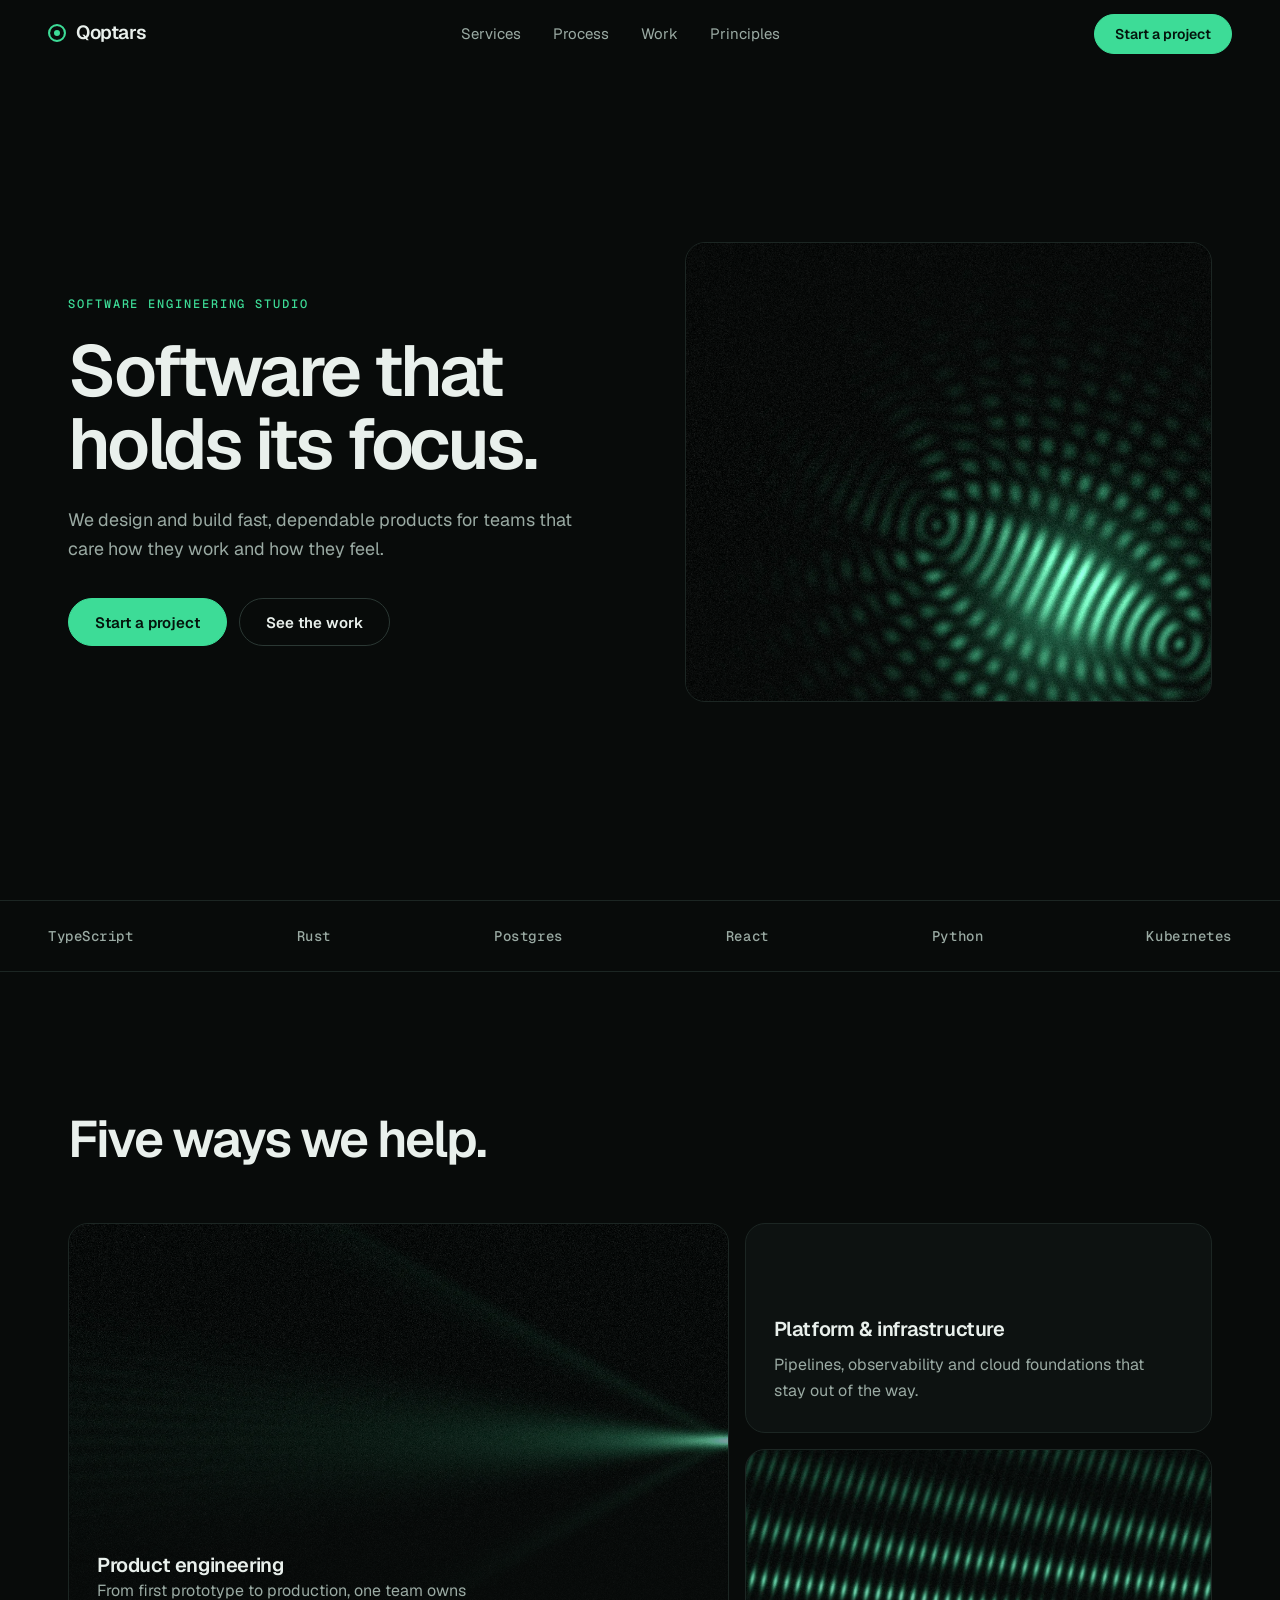
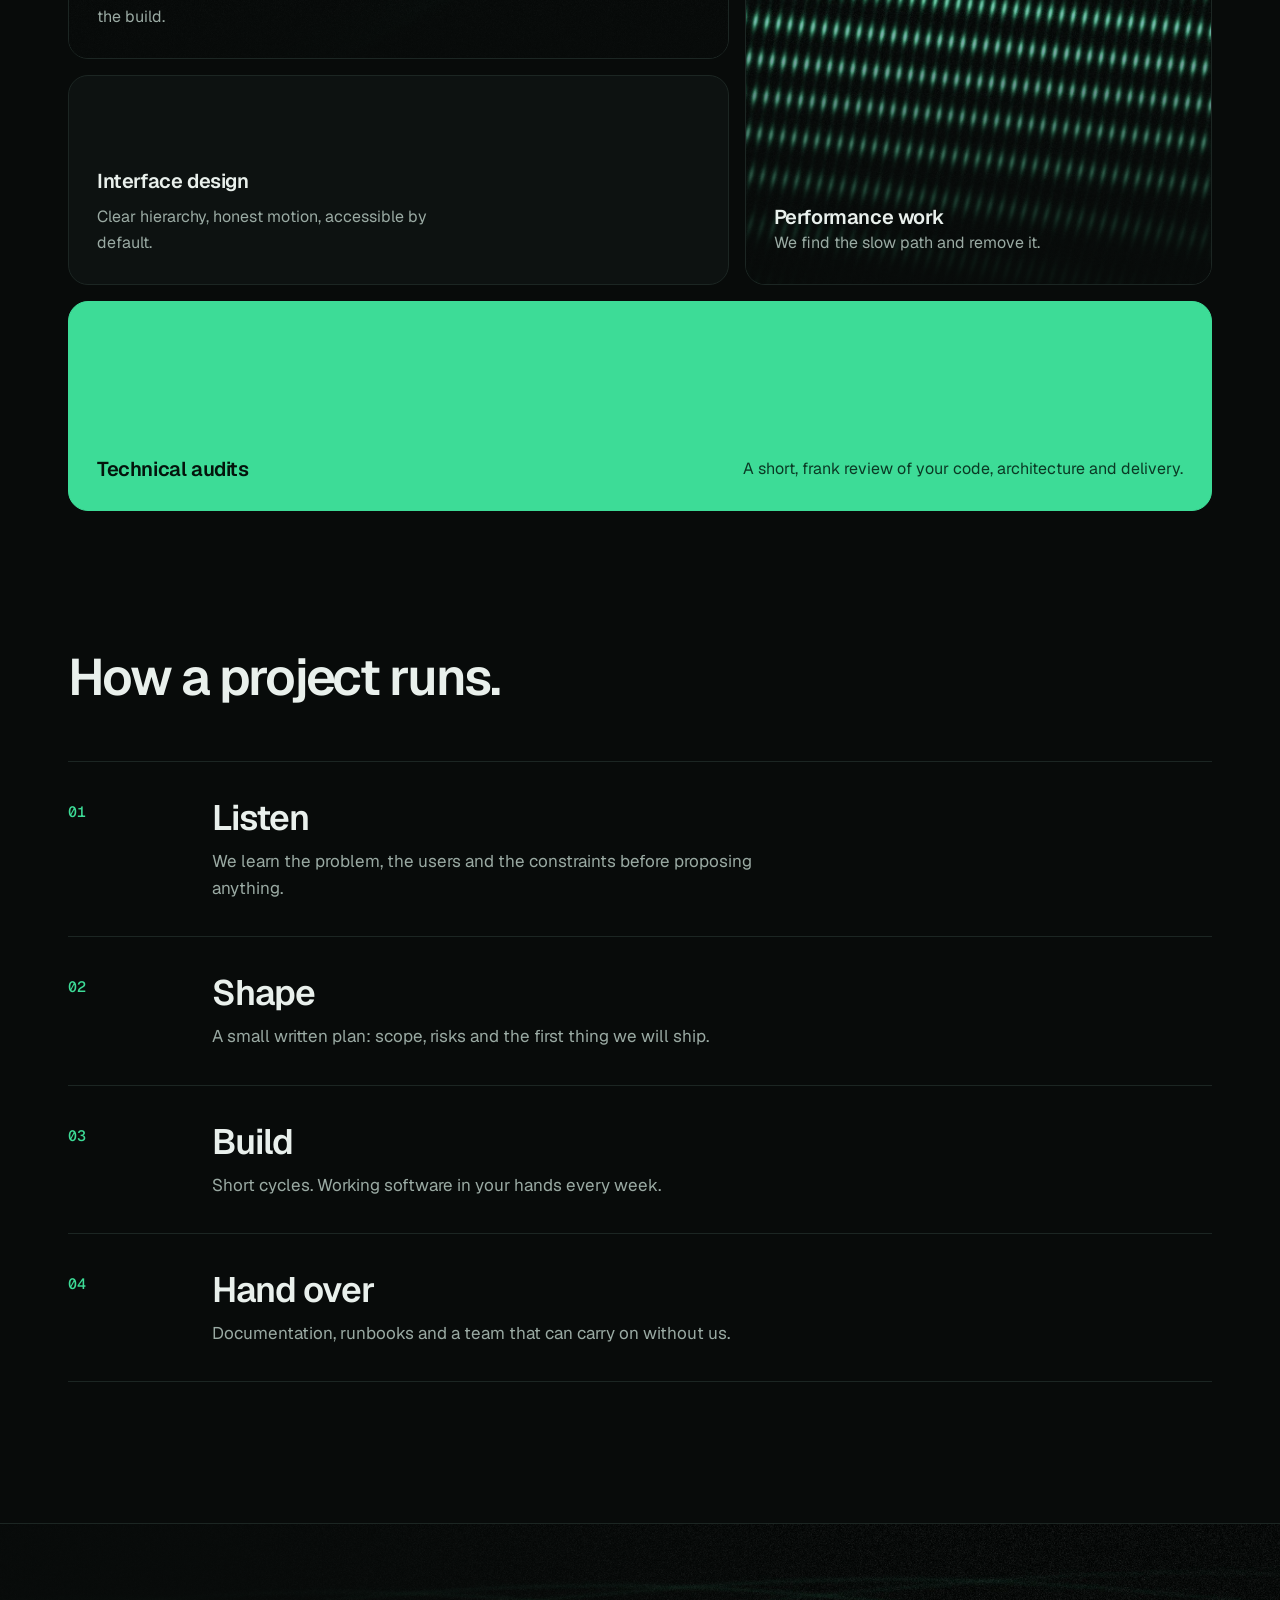
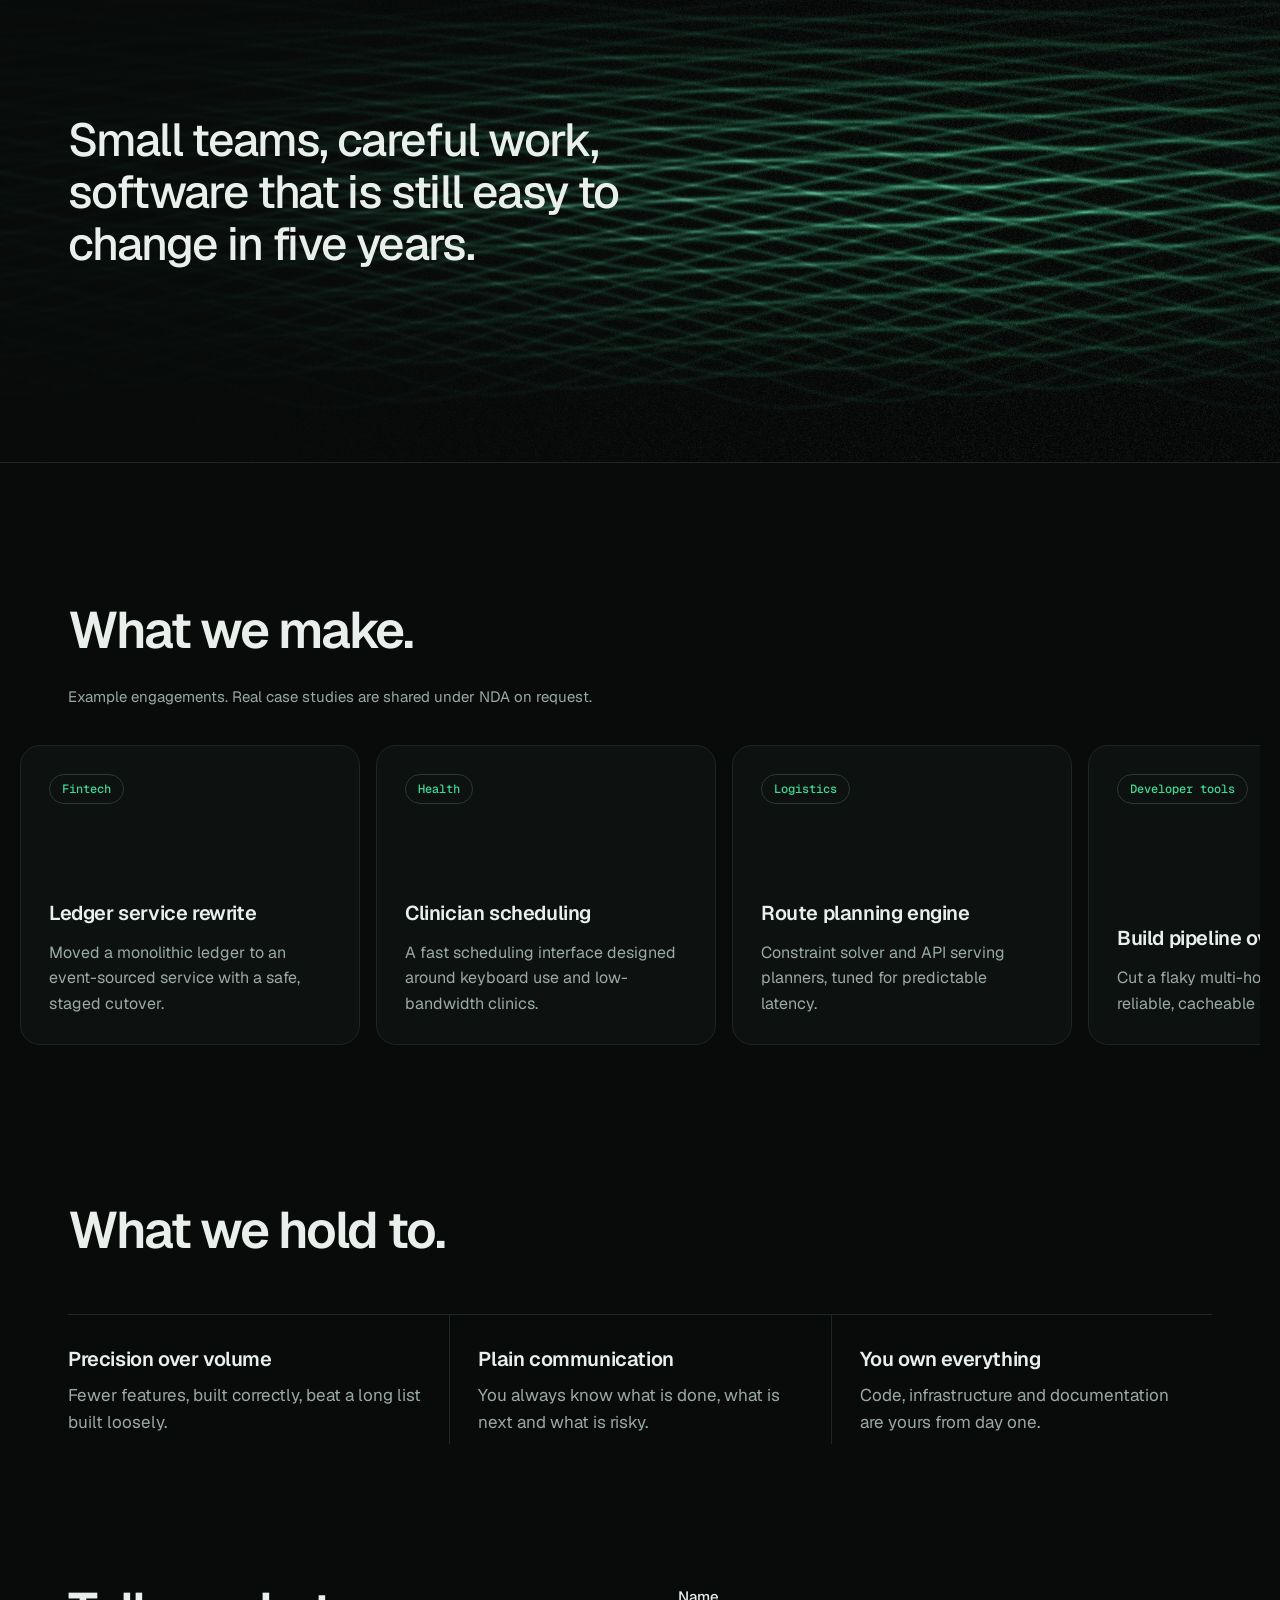
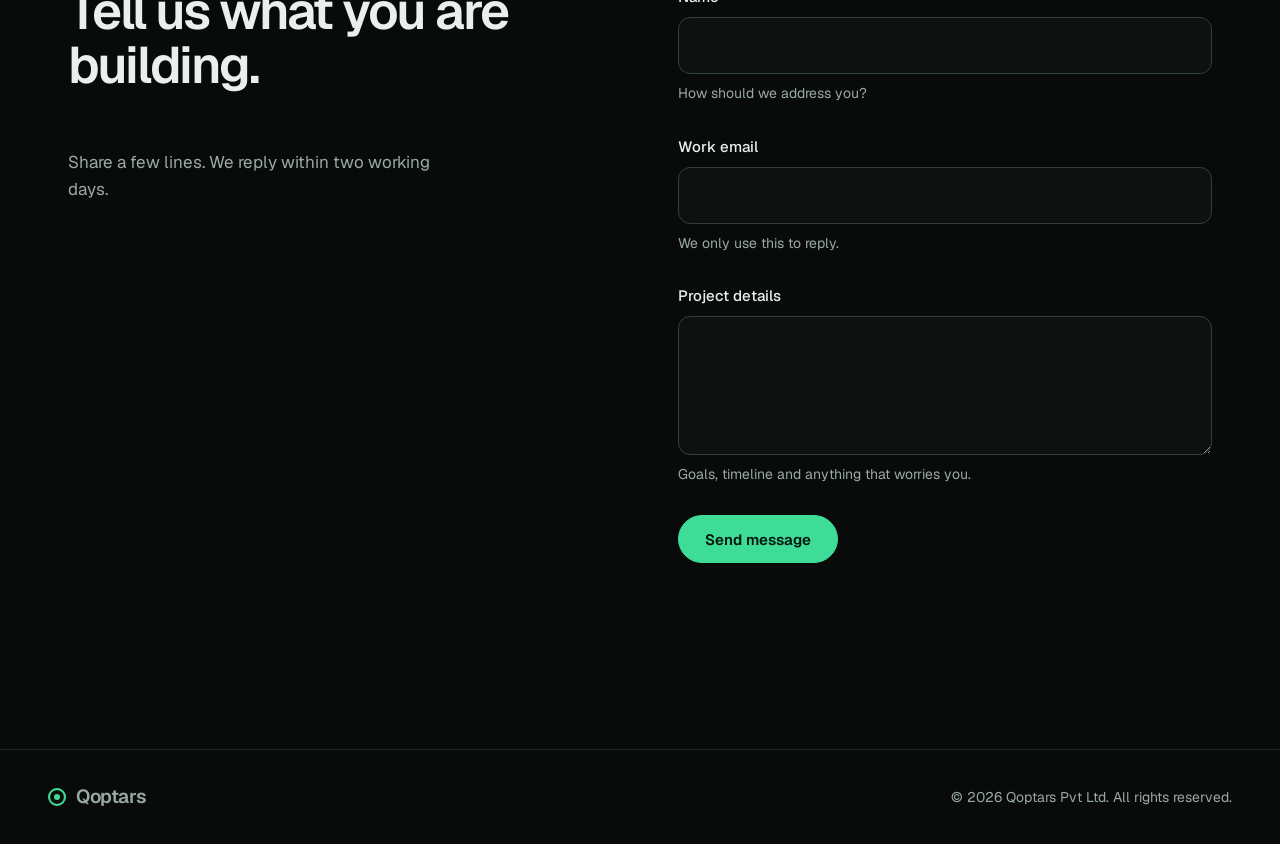
<file: site/index.html>
<!doctype html>
<html lang="en">
<head>
<meta charset="utf-8">
<meta name="viewport" content="width=device-width, initial-scale=1">
<title>Qoptars | Software engineering studio</title>
<meta name="description" content="Qoptars builds precise, fast, well-made software for teams that care how it works and how it feels.">
<meta name="theme-color" content="#080b0a">
<meta name="color-scheme" content="dark">
<link rel="preload" href="fonts/geist.woff2" as="font" type="font/woff2" crossorigin>
<link rel="preload" href="img/hero.webp" as="image">
<link rel="icon" href="data:image/svg+xml,%3Csvg xmlns=%27http://www.w3.org/2000/svg%27 viewBox=%270 0 32 32%27%3E%3Ccircle cx=%2716%27 cy=%2716%27 r=%2711%27 fill=%27none%27 stroke=%27%233ddc97%27 stroke-width=%273%27/%3E%3Ccircle cx=%2716%27 cy=%2716%27 r=%274%27 fill=%27%233ddc97%27/%3E%3C/svg%3E">
<link rel="stylesheet" href="styles.css">
</head>
<body>
<a class="skip" href="#main">Skip to content</a>

<header class="nav" id="nav">
  <a class="brand" href="#top" aria-label="Qoptars home"><span class="brand-mark" aria-hidden="true"></span>Qoptars</a>
  <nav aria-label="Primary">
    <a href="#services">Services</a>
    <a href="#process">Process</a>
    <a href="#work">Work</a>
    <a href="#principles">Principles</a>
  </nav>
  <a class="btn btn-sm" href="#contact" data-magnetic>Start a project</a>
</header>

<main id="main">

  <section class="hero" id="top">
    <div class="hero-copy">
      <p class="eyebrow reveal">Software engineering studio</p>
      <h1 class="reveal" style="--d:.08s">Software that holds its focus.</h1>
      <p class="lede reveal" style="--d:.16s">We design and build fast, dependable products for teams that care how they work and how they feel.</p>
      <div class="cta-row reveal" style="--d:.24s">
        <a class="btn" href="#contact" data-magnetic>Start a project</a>
        <a class="btn btn-ghost" href="#work">See the work</a>
      </div>
    </div>
    <figure class="hero-art reveal" style="--d:.1s">
      <img src="img/hero.webp" width="1600" height="1400" alt="Concentric interference rings of green light fading into darkness" fetchpriority="high" data-parallax>
    </figure>
  </section>

  <section class="logos-strip" aria-label="What we build with">
    <ul>
      <li>TypeScript</li><li>Rust</li><li>Postgres</li><li>React</li><li>Python</li><li>Kubernetes</li>
    </ul>
  </section>

  <section class="section" id="services">
    <h2 class="reveal">Five ways we help.</h2>
    <div class="bento">
      <article class="tile t-a reveal">
        <img src="img/beam.webp" width="1200" height="1200" alt="" loading="lazy">
        <div class="tile-body">
          <h3>Product engineering</h3>
          <p>From first prototype to production, one team owns the build.</p>
        </div>
      </article>
      <article class="tile t-b reveal" style="--d:.06s">
        <h3>Platform &amp; infrastructure</h3>
        <p>Pipelines, observability and cloud foundations that stay out of the way.</p>
      </article>
      <article class="tile t-c reveal" style="--d:.12s">
        <img src="img/moire.webp" width="1200" height="900" alt="" loading="lazy">
        <div class="tile-body">
          <h3>Performance work</h3>
          <p>We find the slow path and remove it.</p>
        </div>
      </article>
      <article class="tile t-d reveal" style="--d:.06s">
        <h3>Interface design</h3>
        <p>Clear hierarchy, honest motion, accessible by default.</p>
      </article>
      <article class="tile t-e tile-accent reveal" style="--d:.12s">
        <h3>Technical audits</h3>
        <p>A short, frank review of your code, architecture and delivery.</p>
      </article>
    </div>
  </section>

  <section class="section process" id="process">
    <h2 class="reveal">How a project runs.</h2>
    <ol class="steps">
      <li class="step reveal"><span class="step-n">01</span><div><h3>Listen</h3><p>We learn the problem, the users and the constraints before proposing anything.</p></div></li>
      <li class="step reveal"><span class="step-n">02</span><div><h3>Shape</h3><p>A small written plan: scope, risks and the first thing we will ship.</p></div></li>
      <li class="step reveal"><span class="step-n">03</span><div><h3>Build</h3><p>Short cycles. Working software in your hands every week.</p></div></li>
      <li class="step reveal"><span class="step-n">04</span><div><h3>Hand over</h3><p>Documentation, runbooks and a team that can carry on without us.</p></div></li>
    </ol>
  </section>

  <section class="band" aria-label="Featured statement">
    <img src="img/band.webp" width="2000" height="760" alt="" loading="lazy">
    <blockquote class="reveal">
      <p>Small teams, careful work, software that is still easy to change in five years.</p>
    </blockquote>
  </section>

  <section class="section" id="work">
    <h2 class="reveal">What we make.</h2>
    <p class="note reveal">Example engagements. Real case studies are shared under NDA on request.</p>
    <ul class="rail" tabindex="0" aria-label="Example engagements, scroll horizontally">
      <li class="card"><span class="tag">Fintech</span><h3>Ledger service rewrite</h3><p>Moved a monolithic ledger to an event-sourced service with a safe, staged cutover.</p></li>
      <li class="card"><span class="tag">Health</span><h3>Clinician scheduling</h3><p>A fast scheduling interface designed around keyboard use and low-bandwidth clinics.</p></li>
      <li class="card"><span class="tag">Logistics</span><h3>Route planning engine</h3><p>Constraint solver and API serving planners, tuned for predictable latency.</p></li>
      <li class="card"><span class="tag">Developer tools</span><h3>Build pipeline overhaul</h3><p>Cut a flaky multi-hour pipeline into reliable, cacheable stages.</p></li>
      <li class="card"><span class="tag">Commerce</span><h3>Storefront performance</h3><p>Rendering and image work that made a heavy catalogue feel instant.</p></li>
    </ul>
  </section>

  <section class="section principles" id="principles">
    <h2 class="reveal">What we hold to.</h2>
    <div class="pr-grid">
      <article class="pr reveal"><h3>Precision over volume</h3><p>Fewer features, built correctly, beat a long list built loosely.</p></article>
      <article class="pr reveal" style="--d:.06s"><h3>Plain communication</h3><p>You always know what is done, what is next and what is risky.</p></article>
      <article class="pr reveal" style="--d:.12s"><h3>You own everything</h3><p>Code, infrastructure and documentation are yours from day one.</p></article>
    </div>
  </section>

  <section class="section contact" id="contact">
    <div class="contact-copy">
      <h2 class="reveal">Tell us what you are building.</h2>
      <p class="reveal" style="--d:.08s">Share a few lines. We reply within two working days.</p>
    </div>
    <form class="form reveal" id="form" novalidate style="--d:.1s">
      <div class="field">
        <label for="name">Name</label>
        <input id="name" name="name" type="text" autocomplete="name" required aria-describedby="name-h name-e">
        <p class="help" id="name-h">How should we address you?</p>
        <p class="err" id="name-e" role="alert"></p>
      </div>
      <div class="field">
        <label for="email">Work email</label>
        <input id="email" name="email" type="email" autocomplete="email" spellcheck="false" required aria-describedby="email-h email-e">
        <p class="help" id="email-h">We only use this to reply.</p>
        <p class="err" id="email-e" role="alert"></p>
      </div>
      <div class="field">
        <label for="msg">Project details</label>
        <textarea id="msg" name="msg" rows="4" required aria-describedby="msg-h msg-e"></textarea>
        <p class="help" id="msg-h">Goals, timeline and anything that worries you.</p>
        <p class="err" id="msg-e" role="alert"></p>
      </div>
      <button class="btn" type="submit" data-magnetic>Send message</button>
      <p class="status" id="status" role="status" aria-live="polite"></p>
    </form>
  </section>
</main>

<footer class="footer">
  <a class="brand" href="#top"><span class="brand-mark" aria-hidden="true"></span>Qoptars</a>
  <p>&copy; <span id="yr">2026</span> Qoptars Pvt Ltd. All rights reserved.</p>
</footer>

<script src="main.js" defer></script>
</body>
</html>
</file>
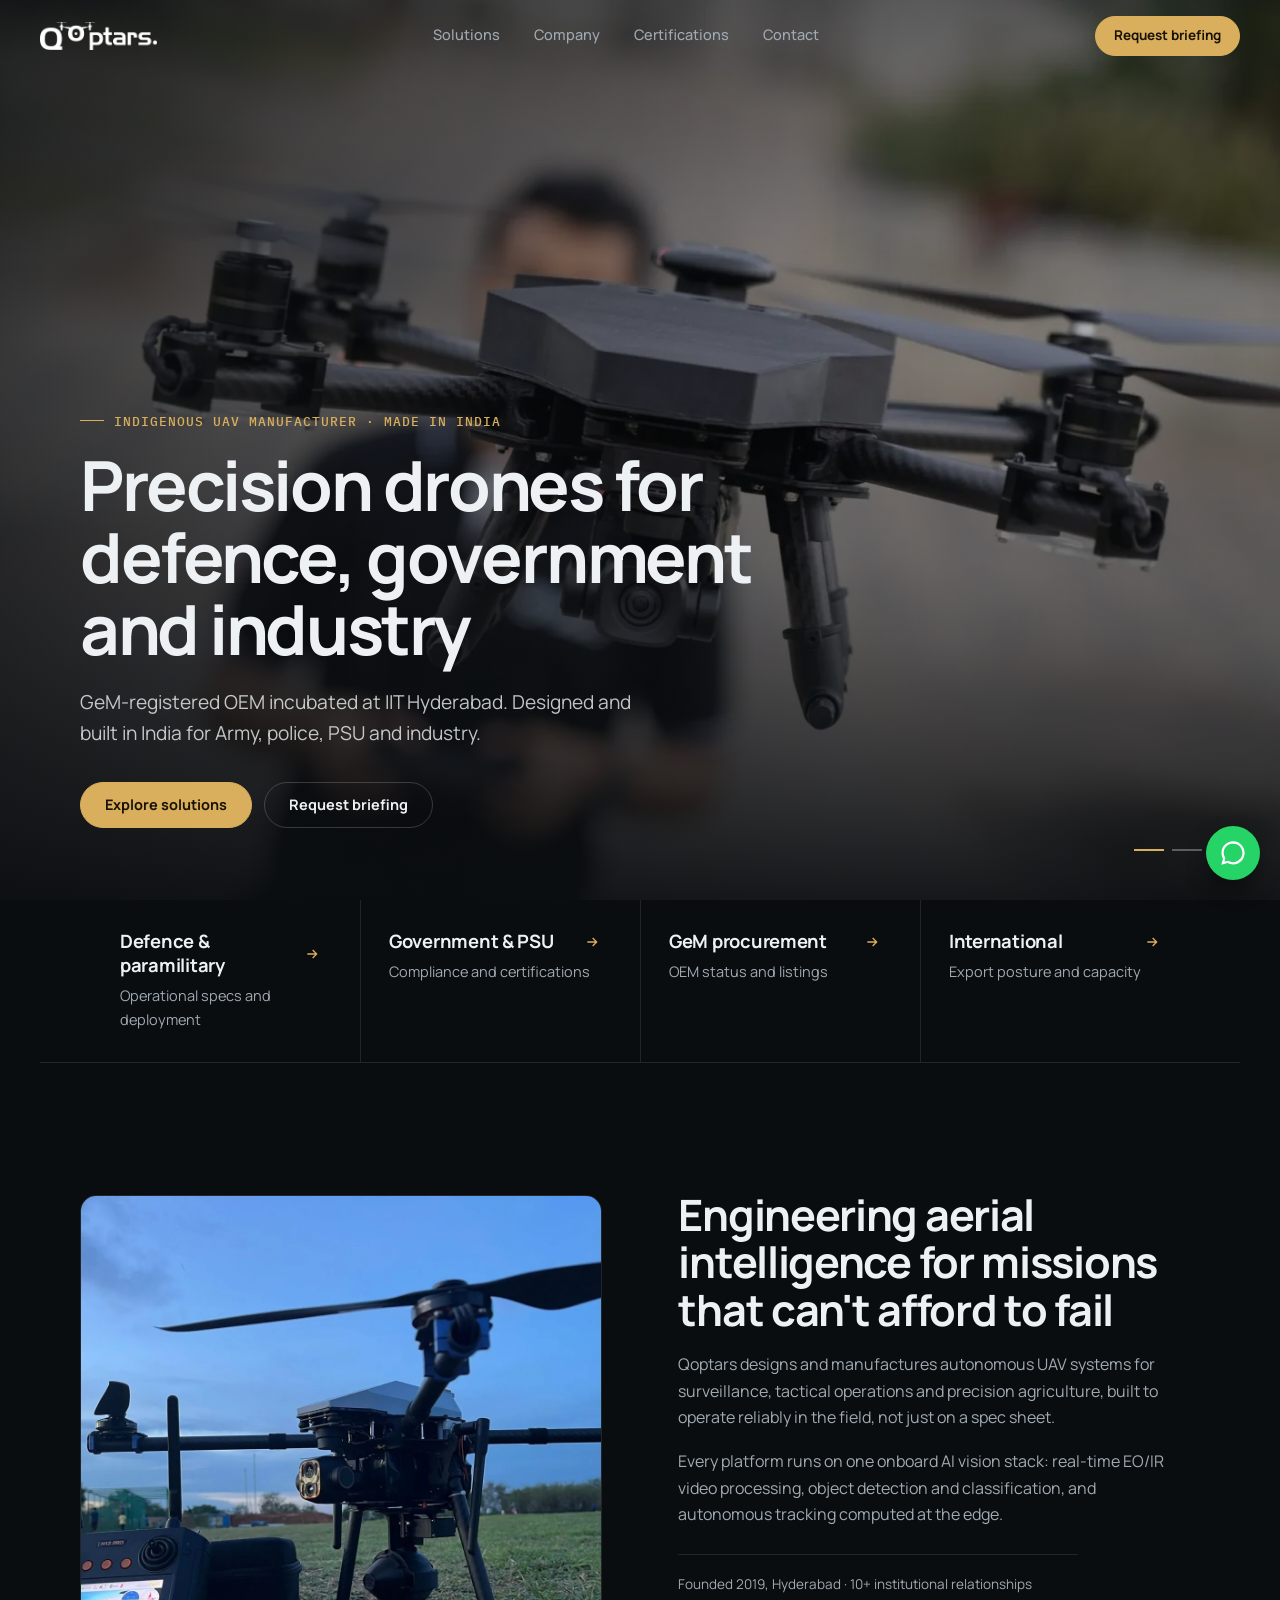
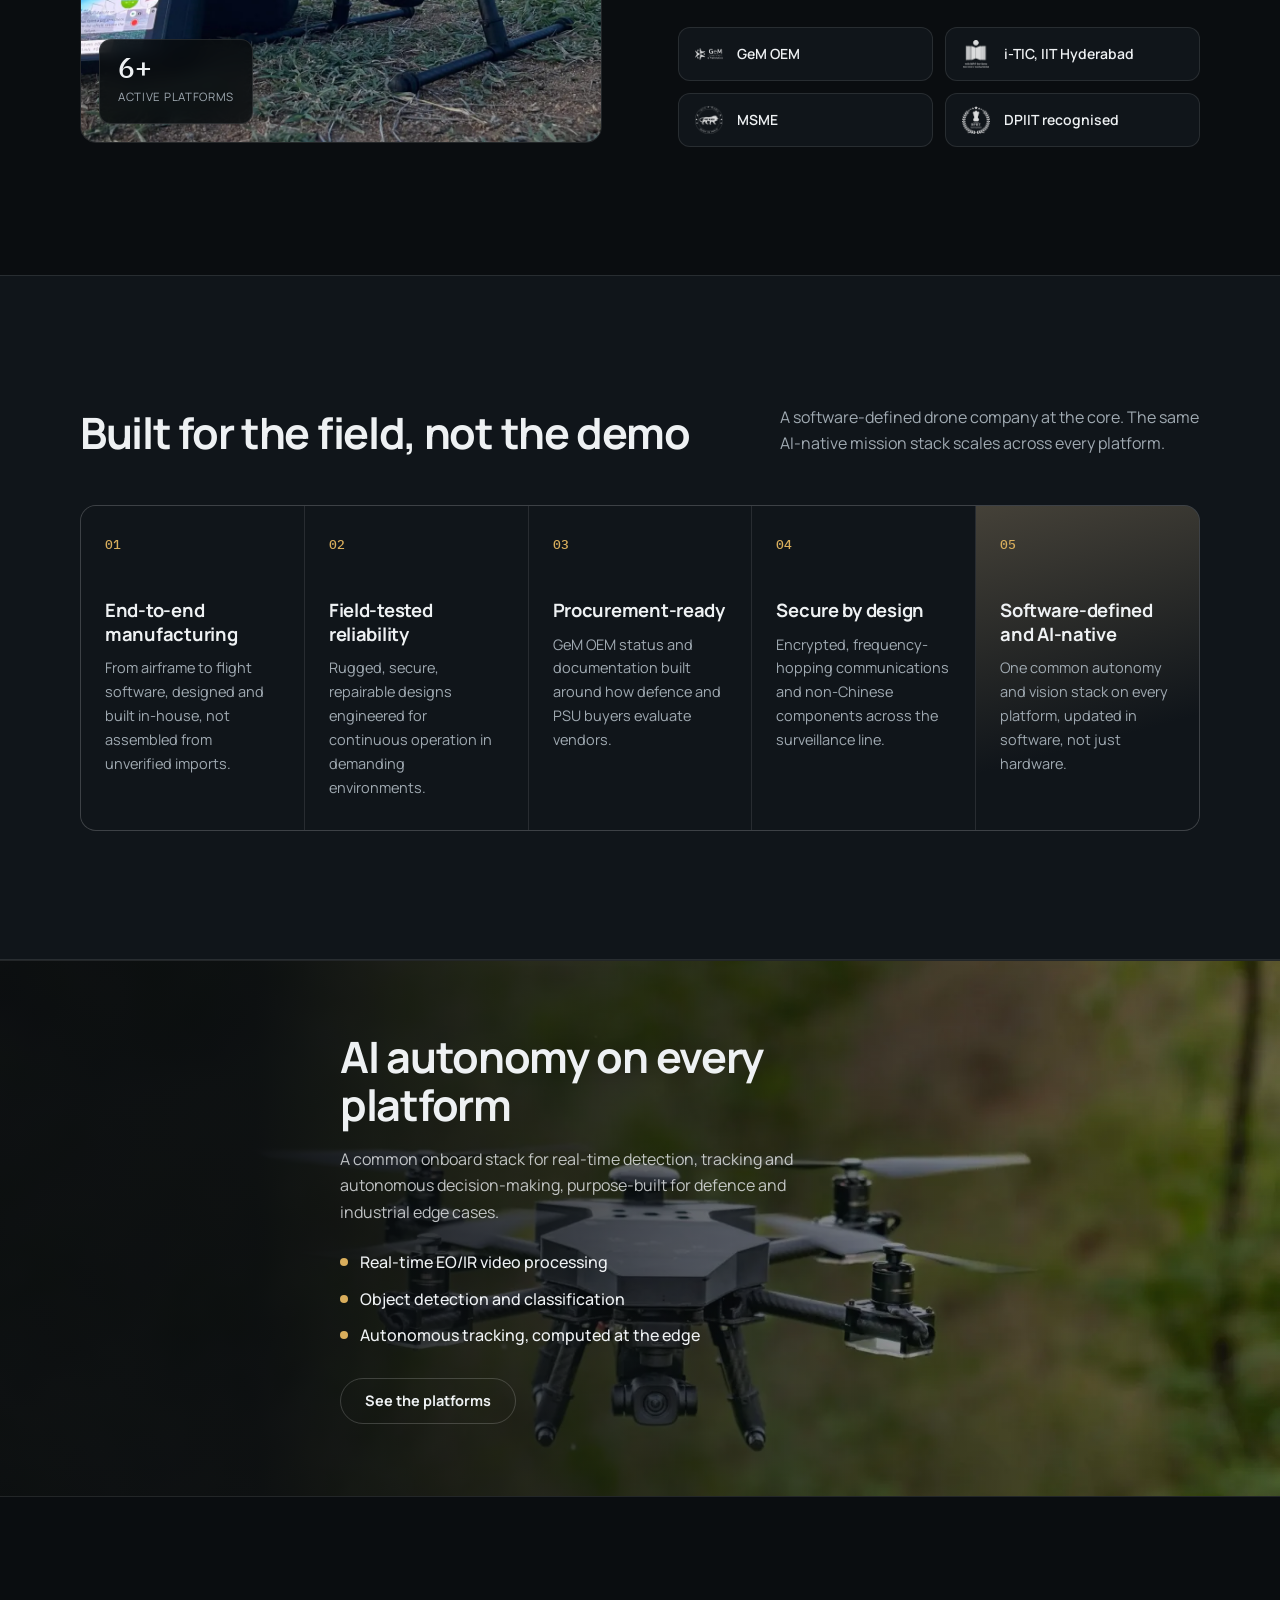
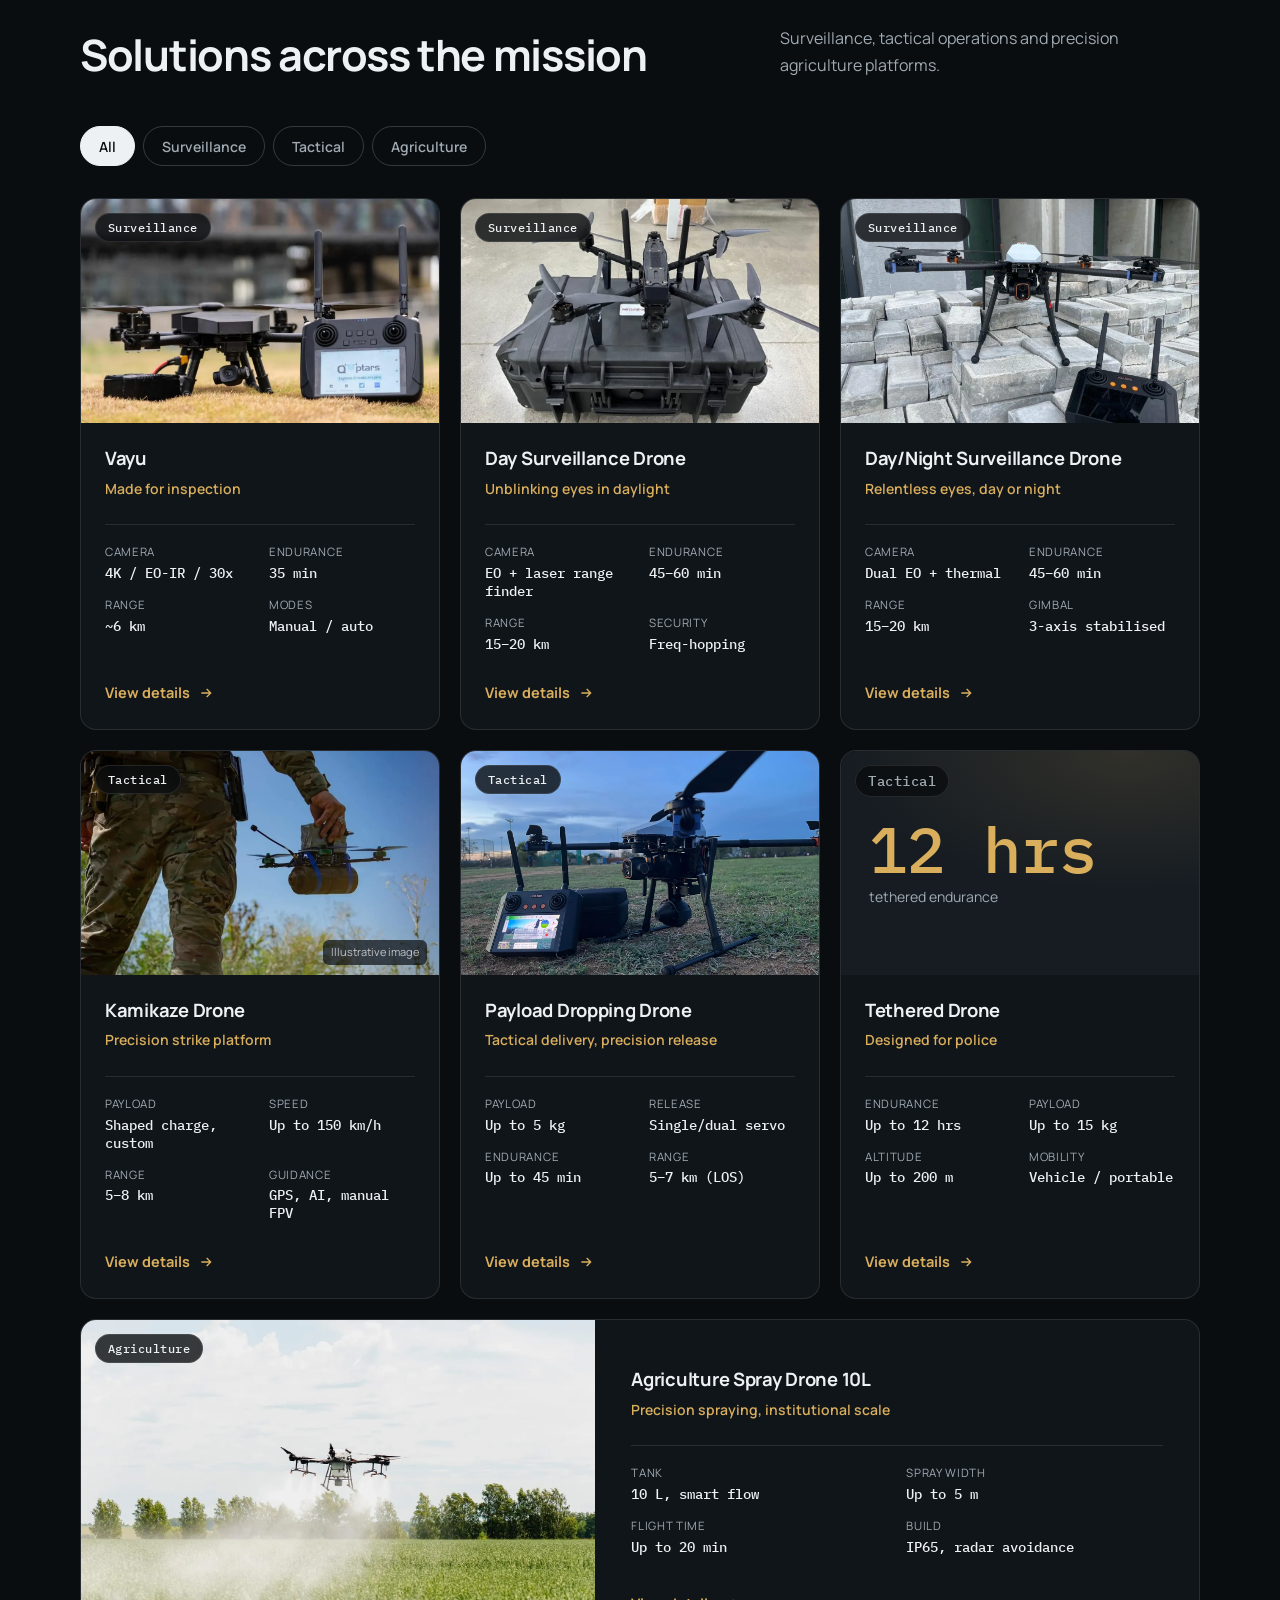
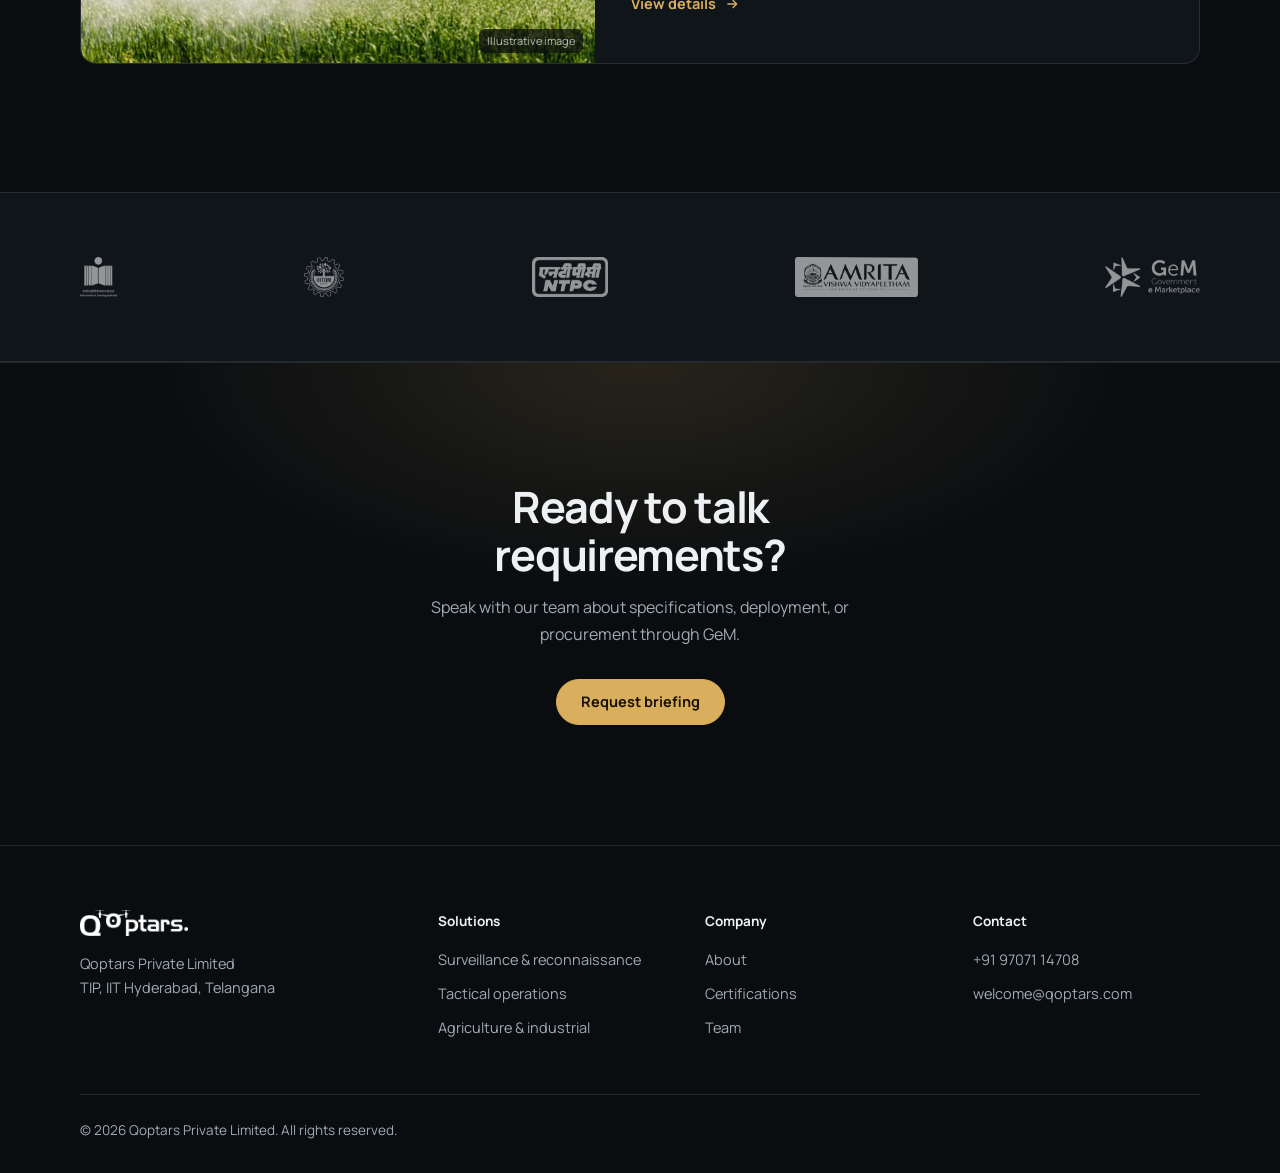
<file: website/index.html>
<!doctype html>
<html lang="en">
<head>
<meta charset="utf-8">
<meta name="viewport" content="width=device-width, initial-scale=1">
<title>Qoptars | Indigenous UAV systems for defence, government and industry</title>
<meta name="description" content="Qoptars designs and manufactures autonomous UAV systems in India for defence, government, PSU and industrial operations. GeM-registered OEM, incubated at IIT Hyderabad.">
<meta name="theme-color" content="#0a0d10">
<meta name="color-scheme" content="dark">
<meta property="og:title" content="Qoptars | Indigenous UAV systems for defence, government and industry">
<meta property="og:description" content="Qoptars designs and manufactures autonomous UAV systems in India for defence, government, PSU and industrial operations. GeM-registered OEM, incubated at IIT Hyderabad.">
<meta property="og:type" content="website">
<link rel="icon" href="assets/img/logo.png">
<link rel="preload" href="assets/fonts/manrope.woff2" as="font" type="font/woff2" crossorigin>
<link rel="stylesheet" href="assets/css/site.css">
</head>
<body>
<a class="skip" href="#main">Skip to content</a>
<header class="site-header">
  <a class="logo" href="index.html" aria-label="Qoptars home"><img src="assets/img/logo.png" alt="Qoptars" width="116" height="28"></a>
  <nav class="nav" aria-label="Primary"><a href="solutions.html">Solutions</a><a href="company.html">Company</a><a href="company.html#certifications">Certifications</a><a href="contact.html">Contact</a></nav>
  <div class="hdr-right">
    <a class="btn btn-sm" href="contact.html">Request briefing</a>
    <button class="hamburger" id="burger" aria-label="Open menu" aria-expanded="false" aria-controls="mobile-menu"><span></span><span></span><span></span></button>
  </div>
</header>
<div class="mobile-menu" id="mobile-menu"><a href="solutions.html">Solutions</a><a href="company.html">Company</a><a href="company.html#certifications">Certifications</a><a href="contact.html">Contact</a><a class="btn" href="contact.html">Request briefing</a></div>

<main id="main">
<section class="hero" aria-label="Introduction">
  <div class="hero-bg">
    <img class="active" src="assets/img/hero-1.webp" alt="Qoptars surveillance drone in flight with an operator behind it" fetchpriority="high" width="1600" height="1066">
    <img src="assets/img/hero-2.webp" alt="Qoptars drone hovering over grass" width="1600" height="1067">
    <img src="assets/img/hero-3.webp" alt="Qoptars drone and ground control unit in the field" width="1600" height="1200">
  </div>
  <div class="hero-inner">
    <p class="eyebrow">Indigenous UAV manufacturer · Made in India</p>
    <h1>Precision drones for defence, government and industry</h1>
    <p class="lede">GeM-registered OEM incubated at IIT Hyderabad. Designed and built in India for Army, police, PSU and industry.</p>
    <div class="cta-row"><a class="btn" href="solutions.html">Explore solutions</a><a class="btn btn-ghost" href="contact.html">Request briefing</a></div>
  </div>
  <div class="hero-dots" role="group" aria-label="Choose hero image"><button type="button" aria-label="Image 1" aria-current="true"></button><button type="button" aria-label="Image 2"></button><button type="button" aria-label="Image 3"></button></div>
</section>

<nav class="wrap fork" aria-label="Who we serve"><a href="solutions.html#tactical"><h3>Defence & paramilitary<svg width="16" height="16" viewBox="0 0 24 24" fill="none" stroke="currentColor" stroke-width="2" aria-hidden="true"><path d="M5 12h14M13 6l6 6-6 6"/></svg></h3><p>Operational specs and deployment</p></a><a href="company.html#certifications"><h3>Government & PSU<svg width="16" height="16" viewBox="0 0 24 24" fill="none" stroke="currentColor" stroke-width="2" aria-hidden="true"><path d="M5 12h14M13 6l6 6-6 6"/></svg></h3><p>Compliance and certifications</p></a><a href="company.html#certifications"><h3>GeM procurement<svg width="16" height="16" viewBox="0 0 24 24" fill="none" stroke="currentColor" stroke-width="2" aria-hidden="true"><path d="M5 12h14M13 6l6 6-6 6"/></svg></h3><p>OEM status and listings</p></a><a href="contact.html"><h3>International<svg width="16" height="16" viewBox="0 0 24 24" fill="none" stroke="currentColor" stroke-width="2" aria-hidden="true"><path d="M5 12h14M13 6l6 6-6 6"/></svg></h3><p>Export posture and capacity</p></a></nav>

<section class="section" id="company"><div class="wrap split">
  <figure class="photo reveal"><img src="assets/img/hero-3.webp" alt="Qoptars team field operation with a drone and controller" loading="lazy" width="1600" height="1200">
    <figcaption class="stat"><b>6+</b><span>Active platforms</span></figcaption></figure>
  <div class="reveal" style="--d:.08s">
    <h2>Engineering aerial intelligence for missions that can't afford to fail</h2>
    <p>Qoptars designs and manufactures autonomous UAV systems for surveillance, tactical operations and precision agriculture, built to operate reliably in the field, not just on a spec sheet.</p>
    <p>Every platform runs on one onboard AI vision stack: real-time EO/IR video processing, object detection and classification, and autonomous tracking computed at the edge.</p>
    <p class="caption">Founded 2019, Hyderabad · 10+ institutional relationships</p>
    <div class="badges"><div class="badge"><img src="assets/img/gem.png" alt="" loading="lazy">GeM OEM</div><div class="badge"><img src="assets/img/iith.png" alt="" loading="lazy">i-TIC, IIT Hyderabad</div><div class="badge"><img src="assets/img/msme.png" alt="" loading="lazy">MSME</div><div class="badge"><img src="assets/img/dpiit.png" alt="" loading="lazy">DPIIT recognised</div></div>
  </div></div></section>

<section class="section alt"><div class="wrap">
  <div class="sec-head"><h2 class="reveal">Built for the field, not the demo</h2>
    <p class="reveal" style="--d:.06s">A software-defined drone company at the core. The same AI-native mission stack scales across every platform.</p></div>
  <div class="why-grid reveal"><div class="why-card"><p class="n">01</p><h3>End-to-end manufacturing</h3><p>From airframe to flight software, designed and built in-house, not assembled from unverified imports.</p></div><div class="why-card"><p class="n">02</p><h3>Field-tested reliability</h3><p>Rugged, secure, repairable designs engineered for continuous operation in demanding environments.</p></div><div class="why-card"><p class="n">03</p><h3>Procurement-ready</h3><p>GeM OEM status and documentation built around how defence and PSU buyers evaluate vendors.</p></div><div class="why-card"><p class="n">04</p><h3>Secure by design</h3><p>Encrypted, frequency-hopping communications and non-Chinese components across the surveillance line.</p></div><div class="why-card hi"><p class="n">05</p><h3>Software-defined and AI-native</h3><p>One common autonomy and vision stack on every platform, updated in software, not just hardware.</p></div></div></div></section>

<section class="ai"><img src="assets/img/hero-2.webp" alt="" loading="lazy" width="1600" height="1067">
  <div class="wrap"><div class="reveal" style="max-width:600px">
    <h2>AI autonomy on every platform</h2>
    <p>A common onboard stack for real-time detection, tracking and autonomous decision-making, purpose-built for defence and industrial edge cases.</p>
    <ul class="checks"><li>Real-time EO/IR video processing</li><li>Object detection and classification</li><li>Autonomous tracking, computed at the edge</li></ul>
    <a class="btn btn-ghost" href="solutions.html">See the platforms</a></div></div></section>

<section class="section" id="solutions"><div class="wrap">
  <div class="sec-head"><h2 class="reveal">Solutions across the mission</h2>
    <p class="reveal" style="--d:.06s">Surveillance, tactical operations and precision agriculture platforms.</p></div>
  <div class="pills reveal" role="group" aria-label="Filter platforms"><button class="pill" type="button" data-filter="all" aria-pressed="true">All</button><button class="pill" type="button" data-filter="Surveillance" aria-pressed="false">Surveillance</button><button class="pill" type="button" data-filter="Tactical" aria-pressed="false">Tactical</button><button class="pill" type="button" data-filter="Agriculture" aria-pressed="false">Agriculture</button></div>
  <div class="grid feat-last"><article class="card reveal" data-cat="Surveillance"><div class="card-img"><span class="tag">Surveillance</span><img src="assets/img/vayu.webp" alt="Qoptars Vayu surveillance drone beside its ground controller" loading="lazy" width="1400" height="900"></div>
<div class="card-body"><h3>Vayu</h3><p class="sub">Made for inspection</p><dl class="specs"><div><dt>Camera</dt><dd>4K / EO-IR / 30x</dd></div><div><dt>Endurance</dt><dd>35 min</dd></div><div><dt>Range</dt><dd>~6 km</dd></div><div><dt>Modes</dt><dd>Manual / auto</dd></div></dl>
<a class="link-arrow" href="solutions/vayu.html" aria-label="View Vayu details">View details <svg width="16" height="16" viewBox="0 0 24 24" fill="none" stroke="currentColor" stroke-width="2" aria-hidden="true"><path d="M5 12h14M13 6l6 6-6 6"/></svg></a></div></article><article class="card reveal" data-cat="Surveillance"><div class="card-img"><span class="tag">Surveillance</span><img src="assets/img/day-surveillance.webp" alt="Qoptars day surveillance drone on its transport case" loading="lazy" width="1400" height="900"></div>
<div class="card-body"><h3>Day Surveillance Drone</h3><p class="sub">Unblinking eyes in daylight</p><dl class="specs"><div><dt>Camera</dt><dd>EO + laser range finder</dd></div><div><dt>Endurance</dt><dd>45–60 min</dd></div><div><dt>Range</dt><dd>15–20 km</dd></div><div><dt>Security</dt><dd>Freq-hopping</dd></div></dl>
<a class="link-arrow" href="solutions/day-surveillance-drone.html" aria-label="View Day Surveillance Drone details">View details <svg width="16" height="16" viewBox="0 0 24 24" fill="none" stroke="currentColor" stroke-width="2" aria-hidden="true"><path d="M5 12h14M13 6l6 6-6 6"/></svg></a></div></article><article class="card reveal" data-cat="Surveillance"><div class="card-img"><span class="tag">Surveillance</span><img src="assets/img/day-night-surveillance.webp" alt="Qoptars day/night surveillance drone with its ground controller" loading="lazy" width="1400" height="900"></div>
<div class="card-body"><h3>Day/Night Surveillance Drone</h3><p class="sub">Relentless eyes, day or night</p><dl class="specs"><div><dt>Camera</dt><dd>Dual EO + thermal</dd></div><div><dt>Endurance</dt><dd>45–60 min</dd></div><div><dt>Range</dt><dd>15–20 km</dd></div><div><dt>Gimbal</dt><dd>3-axis stabilised</dd></div></dl>
<a class="link-arrow" href="solutions/day-night-surveillance-drone.html" aria-label="View Day/Night Surveillance Drone details">View details <svg width="16" height="16" viewBox="0 0 24 24" fill="none" stroke="currentColor" stroke-width="2" aria-hidden="true"><path d="M5 12h14M13 6l6 6-6 6"/></svg></a></div></article><article class="card reveal" data-cat="Tactical"><div class="card-img"><span class="tag">Tactical</span><img src="assets/img/kamikaze.webp" alt="Operator carrying an FPV strike drone" loading="lazy" width="1400" height="900"><span class="ill">Illustrative image</span></div>
<div class="card-body"><h3>Kamikaze Drone</h3><p class="sub">Precision strike platform</p><dl class="specs"><div><dt>Payload</dt><dd>Shaped charge, custom</dd></div><div><dt>Speed</dt><dd>Up to 150 km/h</dd></div><div><dt>Range</dt><dd>5–8 km</dd></div><div><dt>Guidance</dt><dd>GPS, AI, manual FPV</dd></div></dl>
<a class="link-arrow" href="solutions/kamikaze-drone.html" aria-label="View Kamikaze Drone details">View details <svg width="16" height="16" viewBox="0 0 24 24" fill="none" stroke="currentColor" stroke-width="2" aria-hidden="true"><path d="M5 12h14M13 6l6 6-6 6"/></svg></a></div></article><article class="card reveal" data-cat="Tactical"><div class="card-img"><span class="tag">Tactical</span><img src="assets/img/payload-drop.webp" alt="Qoptars payload dropping drone with its ground controller at dusk" loading="lazy" width="1400" height="900"></div>
<div class="card-body"><h3>Payload Dropping Drone</h3><p class="sub">Tactical delivery, precision release</p><dl class="specs"><div><dt>Payload</dt><dd>Up to 5 kg</dd></div><div><dt>Release</dt><dd>Single/dual servo</dd></div><div><dt>Endurance</dt><dd>Up to 45 min</dd></div><div><dt>Range</dt><dd>5–7 km (LOS)</dd></div></dl>
<a class="link-arrow" href="solutions/payload-dropping-drone.html" aria-label="View Payload Dropping Drone details">View details <svg width="16" height="16" viewBox="0 0 24 24" fill="none" stroke="currentColor" stroke-width="2" aria-hidden="true"><path d="M5 12h14M13 6l6 6-6 6"/></svg></a></div></article><article class="card reveal" data-cat="Tactical"><div class="card-img metric-img"><span class="tag">Tactical</span><b>12 hrs</b><span>tethered endurance</span></div>
<div class="card-body"><h3>Tethered Drone</h3><p class="sub">Designed for police</p><dl class="specs"><div><dt>Endurance</dt><dd>Up to 12 hrs</dd></div><div><dt>Payload</dt><dd>Up to 15 kg</dd></div><div><dt>Altitude</dt><dd>Up to 200 m</dd></div><div><dt>Mobility</dt><dd>Vehicle / portable</dd></div></dl>
<a class="link-arrow" href="solutions/tethered-drone.html" aria-label="View Tethered Drone details">View details <svg width="16" height="16" viewBox="0 0 24 24" fill="none" stroke="currentColor" stroke-width="2" aria-hidden="true"><path d="M5 12h14M13 6l6 6-6 6"/></svg></a></div></article><article class="card reveal" data-cat="Agriculture"><div class="card-img"><span class="tag">Agriculture</span><img src="assets/img/agri-spray.webp" alt="Spray drone flying low over a green field" loading="lazy" width="1400" height="900"><span class="ill">Illustrative image</span></div>
<div class="card-body"><h3>Agriculture Spray Drone 10L</h3><p class="sub">Precision spraying, institutional scale</p><dl class="specs"><div><dt>Tank</dt><dd>10 L, smart flow</dd></div><div><dt>Spray width</dt><dd>Up to 5 m</dd></div><div><dt>Flight time</dt><dd>Up to 20 min</dd></div><div><dt>Build</dt><dd>IP65, radar avoidance</dd></div></dl>
<a class="link-arrow" href="solutions/agriculture-spray-drone-10l.html" aria-label="View Agriculture Spray Drone 10L details">View details <svg width="16" height="16" viewBox="0 0 24 24" fill="none" stroke="currentColor" stroke-width="2" aria-hidden="true"><path d="M5 12h14M13 6l6 6-6 6"/></svg></a></div></article></div></div></section>

<section class="section alt" style="padding-block:64px"><div class="wrap reveal"><div class="logos"><img src="assets/img/iith.png" alt="IIT Hyderabad" loading="lazy"><img src="assets/img/iiitdm.png" alt="IIITDM Kurnool" loading="lazy"><img src="assets/img/ntpc.png" alt="NTPC" loading="lazy"><img src="assets/img/amrita.png" alt="Amrita" loading="lazy"><img src="assets/img/gem.png" alt="Government e-Marketplace" loading="lazy"></div></div></section>
<section class="cta"><div class="wrap"><h2 class="reveal">Ready to talk requirements?</h2><p class="reveal" style="--d:.05s">Speak with our team about specifications, deployment, or procurement through GeM.</p>
<a class="btn reveal" style="--d:.1s" href="contact.html">Request briefing</a></div></section>
</main>
<footer class="site-footer">
  <div class="wrap">
    <div class="foot">
      <div><a class="logo" href="index.html"><img src="assets/img/logo.png" alt="Qoptars" width="108" height="26"></a>
        <p>Qoptars Private Limited<br>TIP, IIT Hyderabad, Telangana</p></div>
      <div><h4>Solutions</h4>
        <a href="solutions.html#surveillance">Surveillance &amp; reconnaissance</a>
        <a href="solutions.html#tactical">Tactical operations</a>
        <a href="solutions.html#agriculture">Agriculture &amp; industrial</a></div>
      <div><h4>Company</h4>
        <a href="company.html">About</a>
        <a href="company.html#certifications">Certifications</a>
        <a href="company.html#team">Team</a></div>
      <div><h4>Contact</h4>
        <a href="tel:+919707114708">+91 97071 14708</a>
        <a href="mailto:welcome@qoptars.com">welcome@qoptars.com</a></div>
    </div>
    <div class="foot-bottom"><span>&copy; <span id="yr">2026</span> Qoptars Private Limited. All rights reserved.</span></div>
  </div>
</footer>
<a class="wa" href="https://wa.me/919707114708" target="_blank" rel="noopener" aria-label="Chat on WhatsApp"><svg width="28" height="28" viewBox="0 0 24 24" fill="#fff" aria-hidden="true"><path d="M12.04 2C6.58 2 2.13 6.45 2.13 11.91c0 1.75.46 3.45 1.32 4.95L2 22l5.29-1.39c1.45.79 3.08 1.21 4.75 1.21h.01c5.46 0 9.91-4.45 9.91-9.91 0-2.65-1.03-5.14-2.9-7.01A9.87 9.87 0 0012.04 2m0 1.8c2.15 0 4.16.84 5.68 2.36a7.98 7.98 0 012.35 5.67c0 4.42-3.6 8.02-8.03 8.02a8.01 8.01 0 01-4.08-1.11l-.29-.17-3.03.8.81-2.95-.19-.3a7.96 7.96 0 01-1.23-4.26c0-4.42 3.6-8.06 8.02-8.06"/></svg></a>
<script src="assets/js/site.js" defer></script>
</body>
</html>
</file>
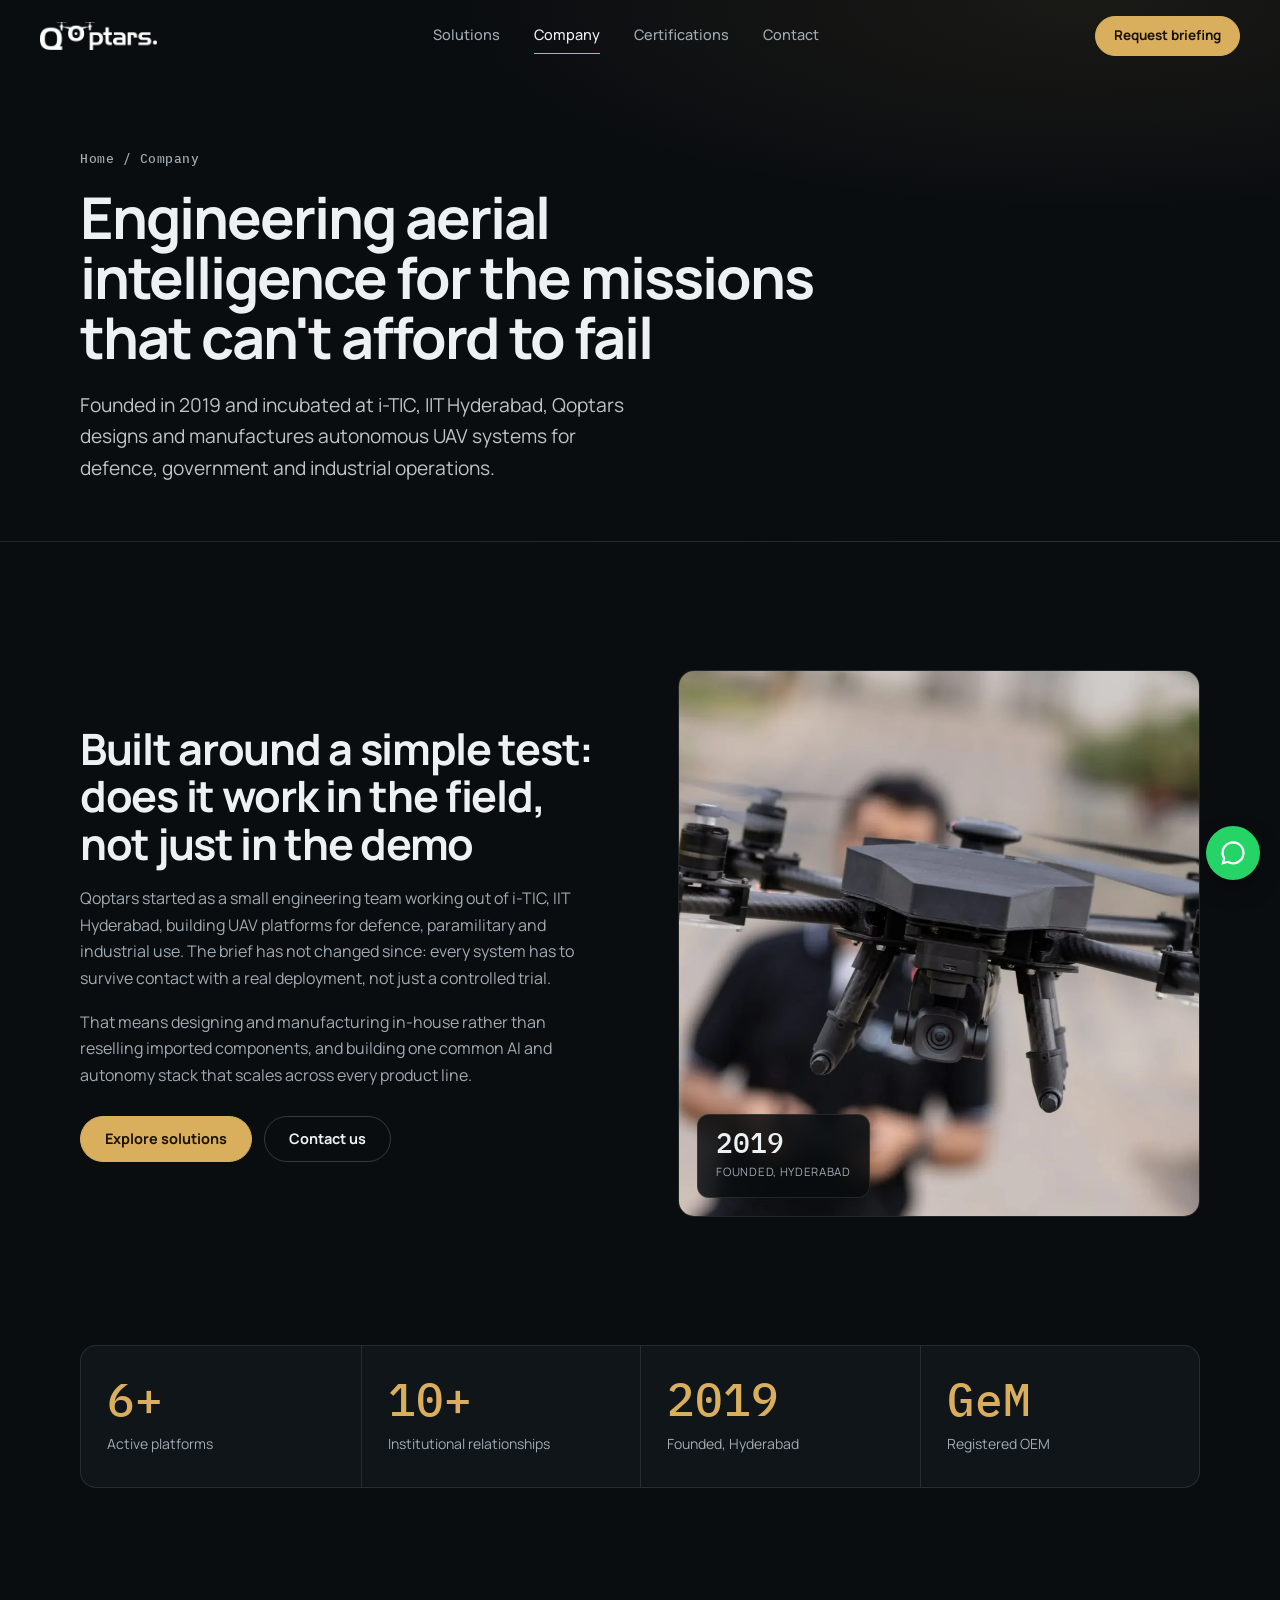
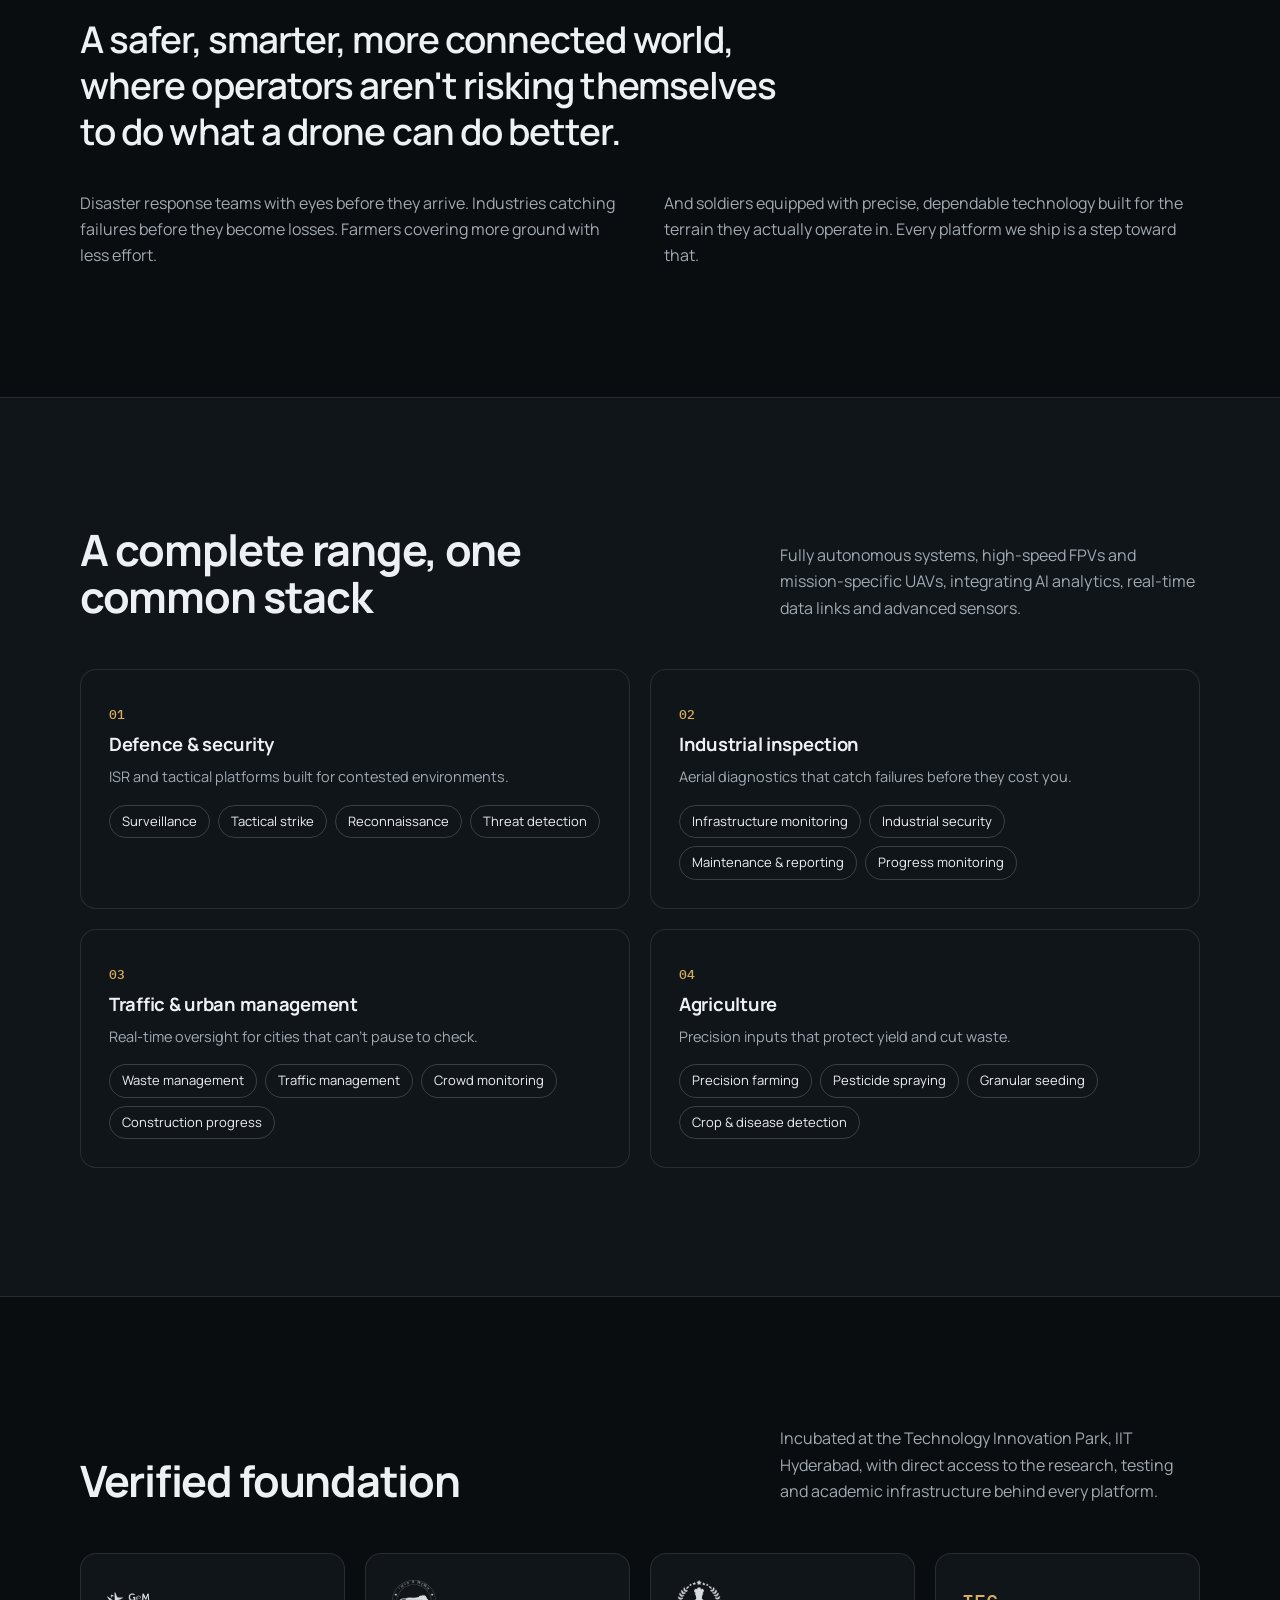
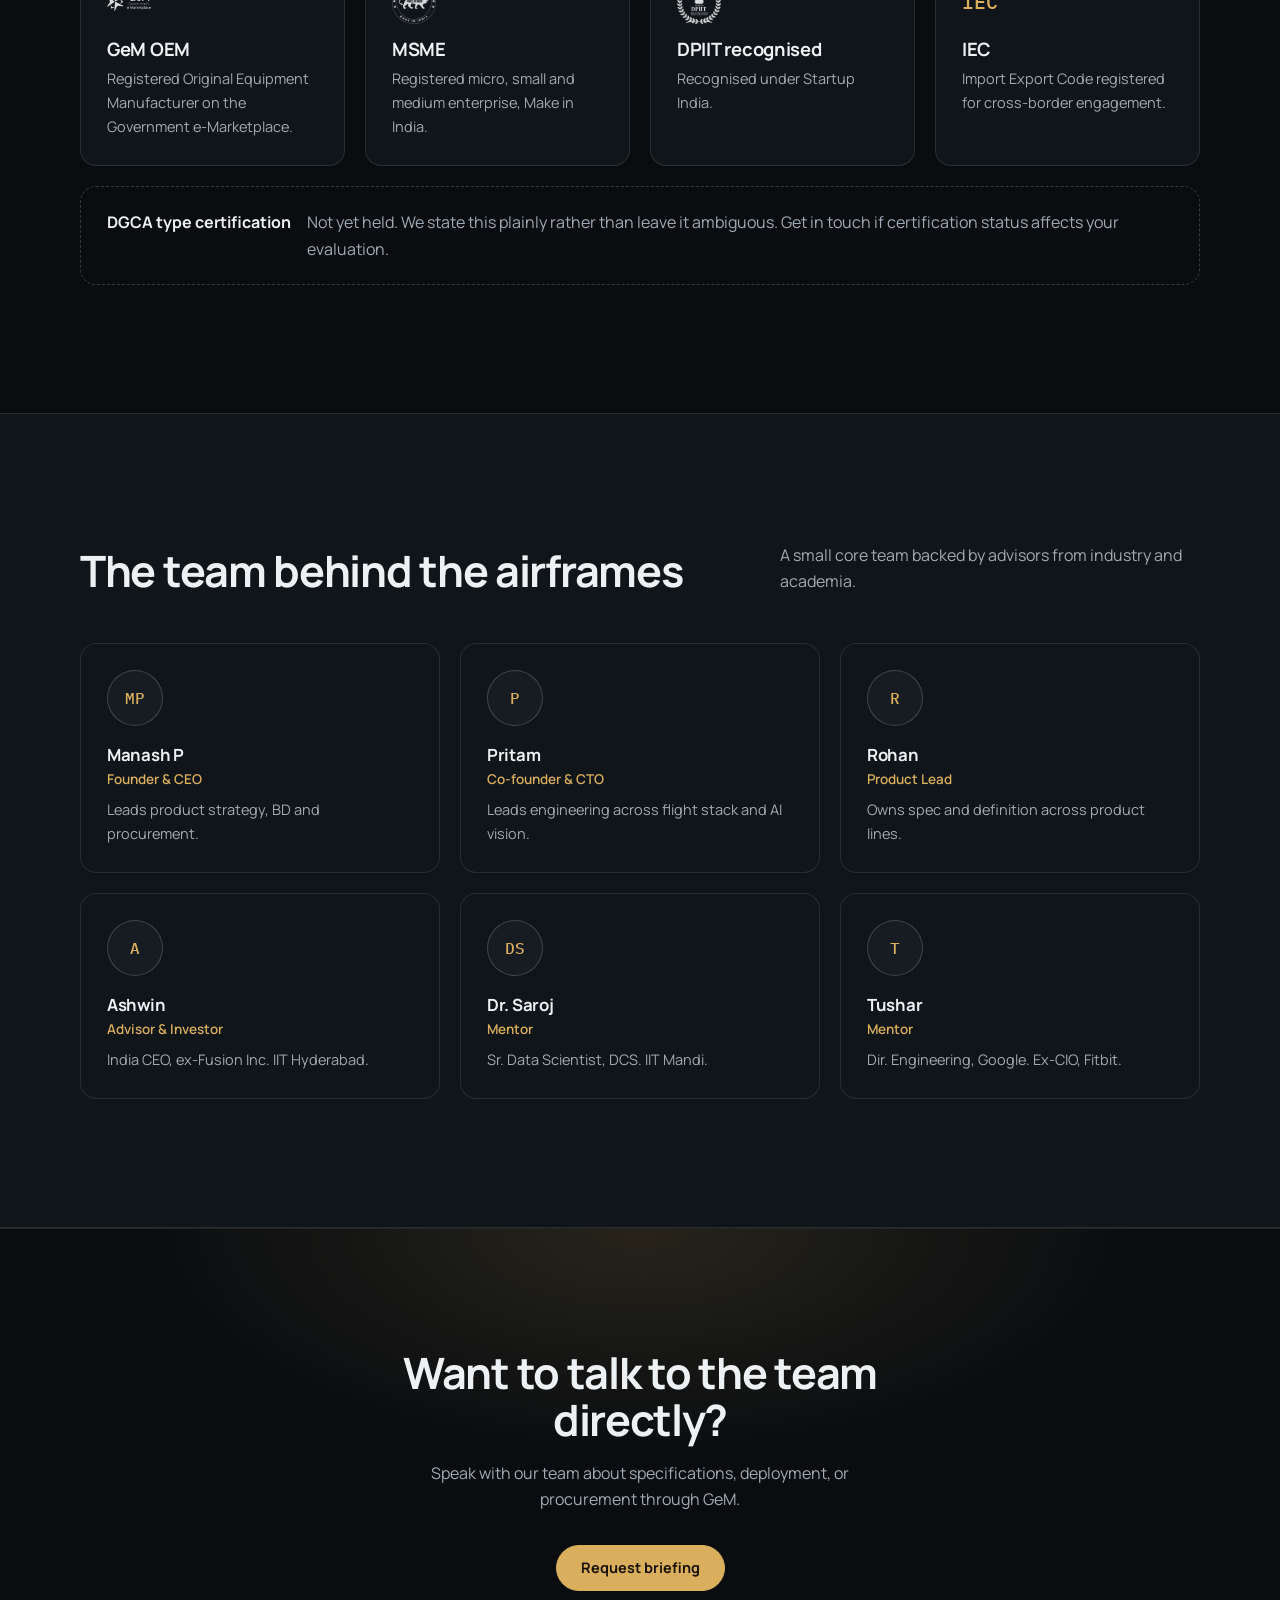
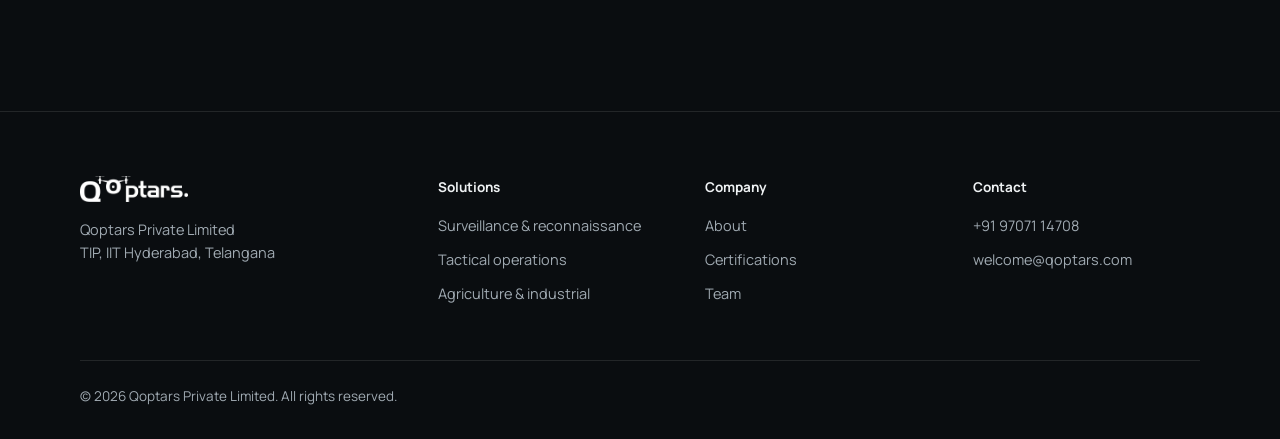
<file: website/company.html>
<!doctype html>
<html lang="en">
<head>
<meta charset="utf-8">
<meta name="viewport" content="width=device-width, initial-scale=1">
<title>Company | Qoptars</title>
<meta name="description" content="Qoptars was founded in 2019 and is incubated at i-TIC, IIT Hyderabad. GeM OEM, MSME and DPIIT recognised UAV manufacturer.">
<meta name="theme-color" content="#0a0d10">
<meta name="color-scheme" content="dark">
<meta property="og:title" content="Company | Qoptars">
<meta property="og:description" content="Qoptars was founded in 2019 and is incubated at i-TIC, IIT Hyderabad. GeM OEM, MSME and DPIIT recognised UAV manufacturer.">
<meta property="og:type" content="website">
<link rel="icon" href="assets/img/logo.png">
<link rel="preload" href="assets/fonts/manrope.woff2" as="font" type="font/woff2" crossorigin>
<link rel="stylesheet" href="assets/css/site.css">
</head>
<body>
<a class="skip" href="#main">Skip to content</a>
<header class="site-header">
  <a class="logo" href="index.html" aria-label="Qoptars home"><img src="assets/img/logo.png" alt="Qoptars" width="116" height="28"></a>
  <nav class="nav" aria-label="Primary"><a href="solutions.html">Solutions</a><a href="company.html" aria-current="page">Company</a><a href="company.html#certifications">Certifications</a><a href="contact.html">Contact</a></nav>
  <div class="hdr-right">
    <a class="btn btn-sm" href="contact.html">Request briefing</a>
    <button class="hamburger" id="burger" aria-label="Open menu" aria-expanded="false" aria-controls="mobile-menu"><span></span><span></span><span></span></button>
  </div>
</header>
<div class="mobile-menu" id="mobile-menu"><a href="solutions.html">Solutions</a><a href="company.html">Company</a><a href="company.html#certifications">Certifications</a><a href="contact.html">Contact</a><a class="btn" href="contact.html">Request briefing</a></div>

<main id="main">
<section class="page-head"><div class="wrap">
<p class="crumbs"><a href="index.html">Home</a> / Company</p><h1>Engineering aerial intelligence for the missions that can't afford to fail</h1><p class="lede">Founded in 2019 and incubated at i-TIC, IIT Hyderabad, Qoptars designs and manufactures autonomous UAV systems for defence, government and industrial operations.</p></div></section>
<section class="section"><div class="wrap split">
  <div class="reveal"><h2>Built around a simple test: does it work in the field, not just in the demo</h2>
    <p>Qoptars started as a small engineering team working out of i-TIC, IIT Hyderabad, building UAV platforms for defence, paramilitary and industrial use. The brief has not changed since: every system has to survive contact with a real deployment, not just a controlled trial.</p>
    <p>That means designing and manufacturing in-house rather than reselling imported components, and building one common AI and autonomy stack that scales across every product line.</p>
    <div class="cta-row" style="margin-top:28px"><a class="btn" href="solutions.html">Explore solutions</a><a class="btn btn-ghost" href="contact.html">Contact us</a></div></div>
  <figure class="photo reveal" style="--d:.08s"><img src="assets/img/hero-1.webp" alt="Qoptars drone in flight with an operator holding the controller" loading="lazy" width="1600" height="1066"><figcaption class="stat"><b>2019</b><span>Founded, Hyderabad</span></figcaption></figure></div></section>

<section class="wrap reveal"><div class="numbers"><div><b>6+</b><span>Active platforms</span></div><div><b>10+</b><span>Institutional relationships</span></div><div><b>2019</b><span>Founded, Hyderabad</span></div><div><b>GeM</b><span>Registered OEM</span></div></div></section>

<section class="section"><div class="wrap"><h2 class="dream reveal" style="max-width:30ch">A safer, smarter, more connected world, where operators aren't risking themselves to do what a drone can do better.</h2>
<div class="dream-more reveal"><p>Disaster response teams with eyes before they arrive. Industries catching failures before they become losses. Farmers covering more ground with less effort.</p>
<p>And soldiers equipped with precise, dependable technology built for the terrain they actually operate in. Every platform we ship is a step toward that.</p></div></div></section>

<section class="section alt"><div class="wrap"><div class="sec-head"><h2 class="reveal">A complete range, one common stack</h2>
<p class="reveal">Fully autonomous systems, high-speed FPVs and mission-specific UAVs, integrating AI analytics, real-time data links and advanced sensors.</p></div>
<div class="grid two"><article class="card cap reveal" style="--d:0.0s"><p class="n">01</p><h3>Defence & security</h3><p>ISR and tactical platforms built for contested environments.</p><ul><li>Surveillance</li><li>Tactical strike</li><li>Reconnaissance</li><li>Threat detection</li></ul></article><article class="card cap reveal" style="--d:0.06s"><p class="n">02</p><h3>Industrial inspection</h3><p>Aerial diagnostics that catch failures before they cost you.</p><ul><li>Infrastructure monitoring</li><li>Industrial security</li><li>Maintenance & reporting</li><li>Progress monitoring</li></ul></article><article class="card cap reveal" style="--d:0.0s"><p class="n">03</p><h3>Traffic & urban management</h3><p>Real-time oversight for cities that can't pause to check.</p><ul><li>Waste management</li><li>Traffic management</li><li>Crowd monitoring</li><li>Construction progress</li></ul></article><article class="card cap reveal" style="--d:0.06s"><p class="n">04</p><h3>Agriculture</h3><p>Precision inputs that protect yield and cut waste.</p><ul><li>Precision farming</li><li>Pesticide spraying</li><li>Granular seeding</li><li>Crop & disease detection</li></ul></article></div></div></section>

<section class="section" id="certifications"><div class="wrap"><div class="sec-head"><h2 class="reveal">Verified foundation</h2>
<p class="reveal">Incubated at the Technology Innovation Park, IIT Hyderabad, with direct access to the research, testing and academic infrastructure behind every platform.</p></div>
<div class="grid four"><article class="card cert reveal" style="--d:0.0s"><img src="assets/img/gem.png" alt="" loading="lazy"><h3>GeM OEM</h3><p>Registered Original Equipment Manufacturer on the Government e-Marketplace.</p></article><article class="card cert reveal" style="--d:0.05s"><img src="assets/img/msme.png" alt="" loading="lazy"><h3>MSME</h3><p>Registered micro, small and medium enterprise, Make in India.</p></article><article class="card cert reveal" style="--d:0.1s"><img src="assets/img/dpiit.png" alt="" loading="lazy"><h3>DPIIT recognised</h3><p>Recognised under Startup India.</p></article><article class="card cert reveal" style="--d:0.15000000000000002s"><div class="ico">IEC</div><h3>IEC</h3><p>Import Export Code registered for cross-border engagement.</p></article></div>
<div class="note-card reveal"><b>DGCA type certification</b><span>Not yet held. We state this plainly rather than leave it ambiguous. Get in touch if certification status affects your evaluation.</span></div></div></section>

<section class="section alt" id="team"><div class="wrap"><div class="sec-head"><h2 class="reveal">The team behind the airframes</h2>
<p class="reveal">A small core team backed by advisors from industry and academia.</p></div><div class="team"><article class="card person reveal" style="--d:0.0s"><div class="mono-av" aria-hidden="true">MP</div><div><h3>Manash P</h3><p class="role">Founder & CEO</p><p>Leads product strategy, BD and procurement.</p></div></article><article class="card person reveal" style="--d:0.06s"><div class="mono-av" aria-hidden="true">P</div><div><h3>Pritam</h3><p class="role">Co-founder & CTO</p><p>Leads engineering across flight stack and AI vision.</p></div></article><article class="card person reveal" style="--d:0.12s"><div class="mono-av" aria-hidden="true">R</div><div><h3>Rohan</h3><p class="role">Product Lead</p><p>Owns spec and definition across product lines.</p></div></article><article class="card person reveal" style="--d:0.0s"><div class="mono-av" aria-hidden="true">A</div><div><h3>Ashwin</h3><p class="role">Advisor & Investor</p><p>India CEO, ex-Fusion Inc. IIT Hyderabad.</p></div></article><article class="card person reveal" style="--d:0.06s"><div class="mono-av" aria-hidden="true">DS</div><div><h3>Dr. Saroj</h3><p class="role">Mentor</p><p>Sr. Data Scientist, DCS. IIT Mandi.</p></div></article><article class="card person reveal" style="--d:0.12s"><div class="mono-av" aria-hidden="true">T</div><div><h3>Tushar</h3><p class="role">Mentor</p><p>Dir. Engineering, Google. Ex-CIO, Fitbit.</p></div></article></div></div></section>
<section class="cta"><div class="wrap"><h2 class="reveal">Want to talk to the team directly?</h2><p class="reveal" style="--d:.05s">Speak with our team about specifications, deployment, or procurement through GeM.</p>
<a class="btn reveal" style="--d:.1s" href="contact.html">Request briefing</a></div></section>
</main>
<footer class="site-footer">
  <div class="wrap">
    <div class="foot">
      <div><a class="logo" href="index.html"><img src="assets/img/logo.png" alt="Qoptars" width="108" height="26"></a>
        <p>Qoptars Private Limited<br>TIP, IIT Hyderabad, Telangana</p></div>
      <div><h4>Solutions</h4>
        <a href="solutions.html#surveillance">Surveillance &amp; reconnaissance</a>
        <a href="solutions.html#tactical">Tactical operations</a>
        <a href="solutions.html#agriculture">Agriculture &amp; industrial</a></div>
      <div><h4>Company</h4>
        <a href="company.html">About</a>
        <a href="company.html#certifications">Certifications</a>
        <a href="company.html#team">Team</a></div>
      <div><h4>Contact</h4>
        <a href="tel:+919707114708">+91 97071 14708</a>
        <a href="mailto:welcome@qoptars.com">welcome@qoptars.com</a></div>
    </div>
    <div class="foot-bottom"><span>&copy; <span id="yr">2026</span> Qoptars Private Limited. All rights reserved.</span></div>
  </div>
</footer>
<a class="wa" href="https://wa.me/919707114708" target="_blank" rel="noopener" aria-label="Chat on WhatsApp"><svg width="28" height="28" viewBox="0 0 24 24" fill="#fff" aria-hidden="true"><path d="M12.04 2C6.58 2 2.13 6.45 2.13 11.91c0 1.75.46 3.45 1.32 4.95L2 22l5.29-1.39c1.45.79 3.08 1.21 4.75 1.21h.01c5.46 0 9.91-4.45 9.91-9.91 0-2.65-1.03-5.14-2.9-7.01A9.87 9.87 0 0012.04 2m0 1.8c2.15 0 4.16.84 5.68 2.36a7.98 7.98 0 012.35 5.67c0 4.42-3.6 8.02-8.03 8.02a8.01 8.01 0 01-4.08-1.11l-.29-.17-3.03.8.81-2.95-.19-.3a7.96 7.96 0 01-1.23-4.26c0-4.42 3.6-8.06 8.02-8.06"/></svg></a>
<script src="assets/js/site.js" defer></script>
</body>
</html>
</file>
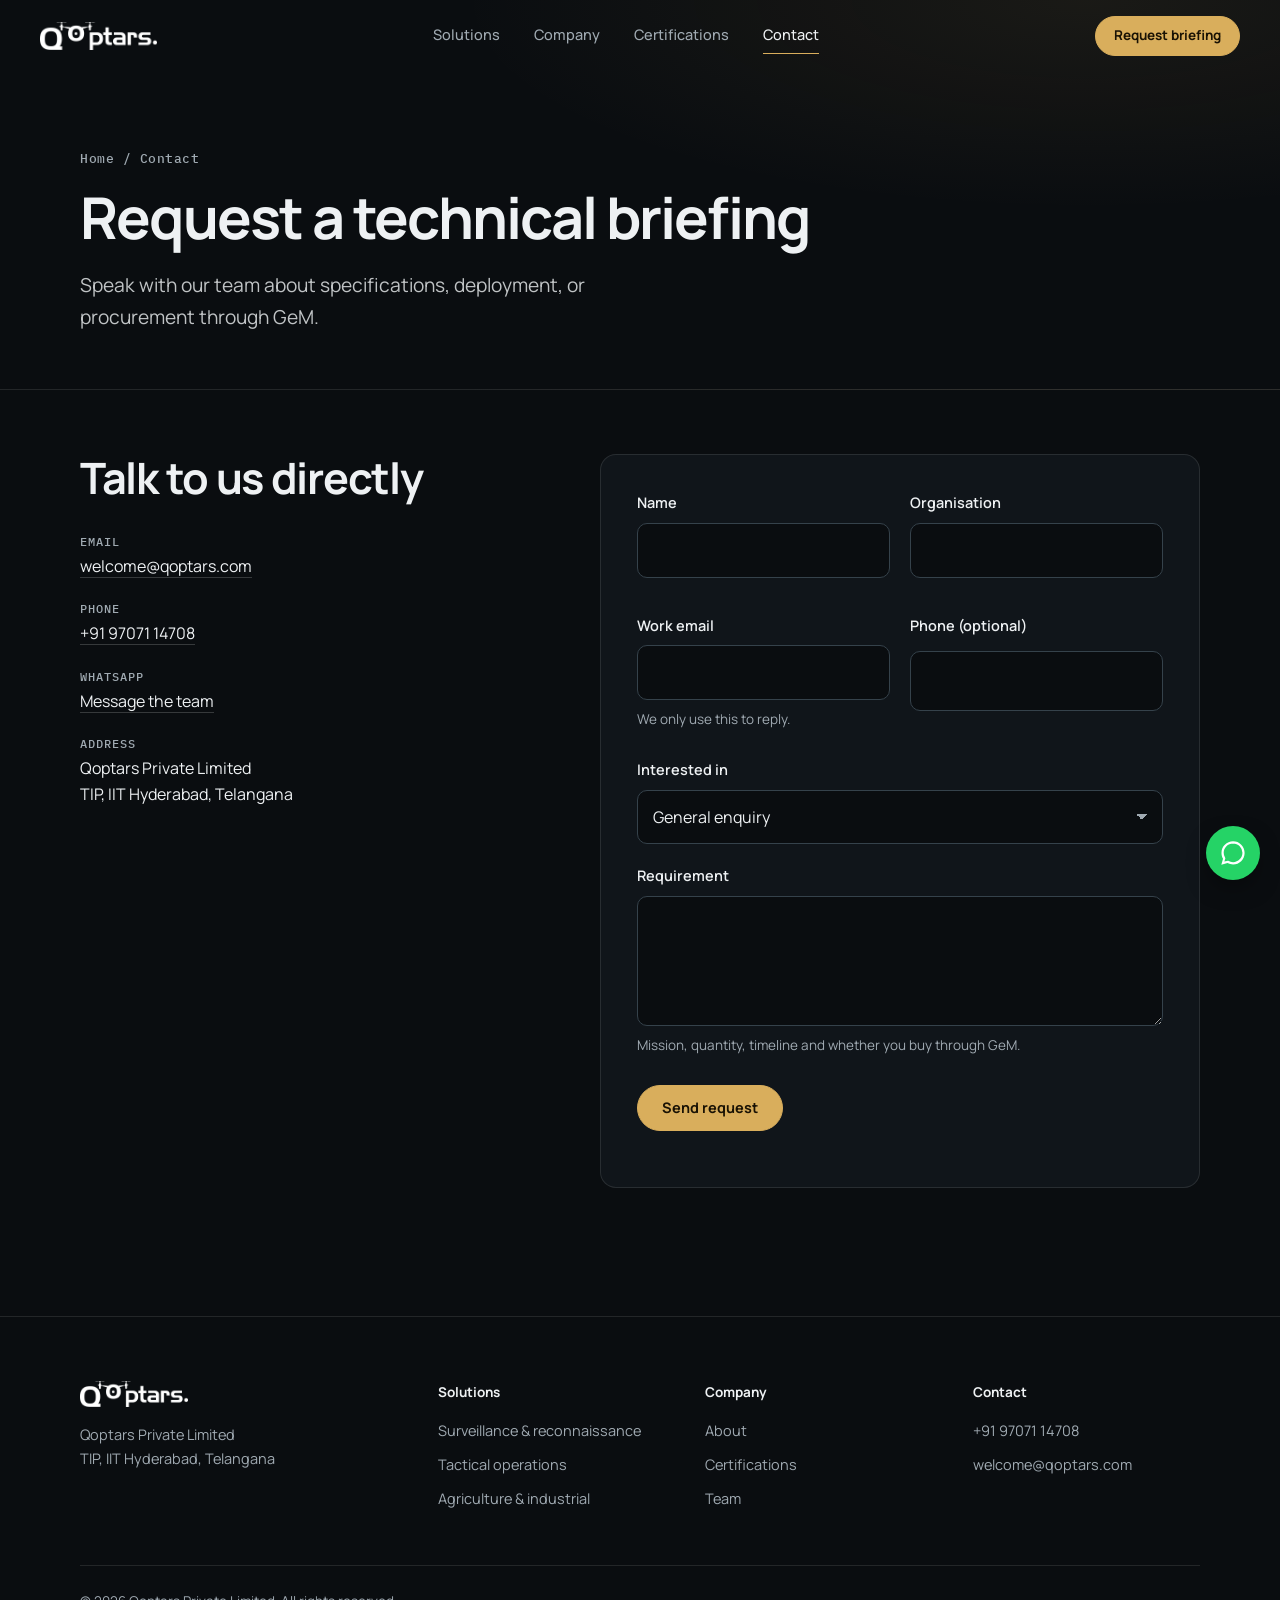
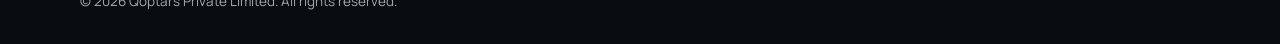
<file: website/contact.html>
<!doctype html>
<html lang="en">
<head>
<meta charset="utf-8">
<meta name="viewport" content="width=device-width, initial-scale=1">
<title>Contact | Qoptars</title>
<meta name="description" content="Request a technical briefing from Qoptars about specifications, deployment or GeM procurement.">
<meta name="theme-color" content="#0a0d10">
<meta name="color-scheme" content="dark">
<meta property="og:title" content="Contact | Qoptars">
<meta property="og:description" content="Request a technical briefing from Qoptars about specifications, deployment or GeM procurement.">
<meta property="og:type" content="website">
<link rel="icon" href="assets/img/logo.png">
<link rel="preload" href="assets/fonts/manrope.woff2" as="font" type="font/woff2" crossorigin>
<link rel="stylesheet" href="assets/css/site.css">
</head>
<body>
<a class="skip" href="#main">Skip to content</a>
<header class="site-header">
  <a class="logo" href="index.html" aria-label="Qoptars home"><img src="assets/img/logo.png" alt="Qoptars" width="116" height="28"></a>
  <nav class="nav" aria-label="Primary"><a href="solutions.html">Solutions</a><a href="company.html">Company</a><a href="company.html#certifications">Certifications</a><a href="contact.html" aria-current="page">Contact</a></nav>
  <div class="hdr-right">
    <a class="btn btn-sm" href="contact.html">Request briefing</a>
    <button class="hamburger" id="burger" aria-label="Open menu" aria-expanded="false" aria-controls="mobile-menu"><span></span><span></span><span></span></button>
  </div>
</header>
<div class="mobile-menu" id="mobile-menu"><a href="solutions.html">Solutions</a><a href="company.html">Company</a><a href="company.html#certifications">Certifications</a><a href="contact.html">Contact</a><a class="btn" href="contact.html">Request briefing</a></div>

<main id="main">
<section class="page-head"><div class="wrap">
<p class="crumbs"><a href="index.html">Home</a> / Contact</p><h1>Request a technical briefing</h1><p class="lede">Speak with our team about specifications, deployment, or procurement through GeM.</p></div></section>
<section class="section" style="padding-top:64px"><div class="wrap contact">
<div class="reveal"><h2>Talk to us directly</h2><dl>
<div><dt>Email</dt><dd><a href="mailto:welcome@qoptars.com">welcome@qoptars.com</a></dd></div>
<div><dt>Phone</dt><dd><a href="tel:+919707114708">+91 97071 14708</a></dd></div>
<div><dt>WhatsApp</dt><dd><a href="https://wa.me/919707114708" rel="noopener">Message the team</a></dd></div>
<div><dt>Address</dt><dd>Qoptars Private Limited<br>TIP, IIT Hyderabad, Telangana</dd></div></dl></div>
<form class="form reveal" id="brief-form" novalidate style="--d:.08s">
<div class="row2"><div class="field"><label for="name">Name</label><input id="name" name="name" type="text" autocomplete="name" aria-describedby="name-h name-e" required><p class="help" id="name-h"></p><p class="err" id="name-e" role="alert"></p></div><div class="field"><label for="org">Organisation</label><input id="org" name="org" type="text" autocomplete="organization" aria-describedby="org-h org-e" required><p class="help" id="org-h"></p><p class="err" id="org-e" role="alert"></p></div></div>
<div class="row2"><div class="field"><label for="email">Work email</label><input id="email" name="email" type="email" autocomplete="email" aria-describedby="email-h email-e" required><p class="help" id="email-h">We only use this to reply.</p><p class="err" id="email-e" role="alert"></p></div><div class="field"><label for="phone">Phone (optional)</label><input id="phone" name="phone" type="tel" autocomplete="tel" aria-describedby="phone-h phone-e"><p class="help" id="phone-h"></p><p class="err" id="phone-e" role="alert"></p></div></div>
<div class="field"><label for="interest">Interested in</label><select id="interest" name="interest"><option value="General enquiry">General enquiry</option><option value="Vayu" data-slug="vayu">Vayu</option><option value="Day Surveillance Drone" data-slug="day-surveillance-drone">Day Surveillance Drone</option><option value="Day/Night Surveillance Drone" data-slug="day-night-surveillance-drone">Day/Night Surveillance Drone</option><option value="Kamikaze Drone" data-slug="kamikaze-drone">Kamikaze Drone</option><option value="Payload Dropping Drone" data-slug="payload-dropping-drone">Payload Dropping Drone</option><option value="Tethered Drone" data-slug="tethered-drone">Tethered Drone</option><option value="Agriculture Spray Drone 10L" data-slug="agriculture-spray-drone-10l">Agriculture Spray Drone 10L</option></select></div>
<div class="field"><label for="msg">Requirement</label><textarea id="msg" name="msg" required aria-describedby="msg-h msg-e"></textarea><p class="help" id="msg-h">Mission, quantity, timeline and whether you buy through GeM.</p><p class="err" id="msg-e" role="alert"></p></div>
<button class="btn" type="submit">Send request</button>
<p class="status" id="form-status" role="status" aria-live="polite"></p>
</form></div></section>
</main>
<footer class="site-footer">
  <div class="wrap">
    <div class="foot">
      <div><a class="logo" href="index.html"><img src="assets/img/logo.png" alt="Qoptars" width="108" height="26"></a>
        <p>Qoptars Private Limited<br>TIP, IIT Hyderabad, Telangana</p></div>
      <div><h4>Solutions</h4>
        <a href="solutions.html#surveillance">Surveillance &amp; reconnaissance</a>
        <a href="solutions.html#tactical">Tactical operations</a>
        <a href="solutions.html#agriculture">Agriculture &amp; industrial</a></div>
      <div><h4>Company</h4>
        <a href="company.html">About</a>
        <a href="company.html#certifications">Certifications</a>
        <a href="company.html#team">Team</a></div>
      <div><h4>Contact</h4>
        <a href="tel:+919707114708">+91 97071 14708</a>
        <a href="mailto:welcome@qoptars.com">welcome@qoptars.com</a></div>
    </div>
    <div class="foot-bottom"><span>&copy; <span id="yr">2026</span> Qoptars Private Limited. All rights reserved.</span></div>
  </div>
</footer>
<a class="wa" href="https://wa.me/919707114708" target="_blank" rel="noopener" aria-label="Chat on WhatsApp"><svg width="28" height="28" viewBox="0 0 24 24" fill="#fff" aria-hidden="true"><path d="M12.04 2C6.58 2 2.13 6.45 2.13 11.91c0 1.75.46 3.45 1.32 4.95L2 22l5.29-1.39c1.45.79 3.08 1.21 4.75 1.21h.01c5.46 0 9.91-4.45 9.91-9.91 0-2.65-1.03-5.14-2.9-7.01A9.87 9.87 0 0012.04 2m0 1.8c2.15 0 4.16.84 5.68 2.36a7.98 7.98 0 012.35 5.67c0 4.42-3.6 8.02-8.03 8.02a8.01 8.01 0 01-4.08-1.11l-.29-.17-3.03.8.81-2.95-.19-.3a7.96 7.96 0 01-1.23-4.26c0-4.42 3.6-8.06 8.02-8.06"/></svg></a>
<script src="assets/js/site.js" defer></script>
</body>
</html>
</file>
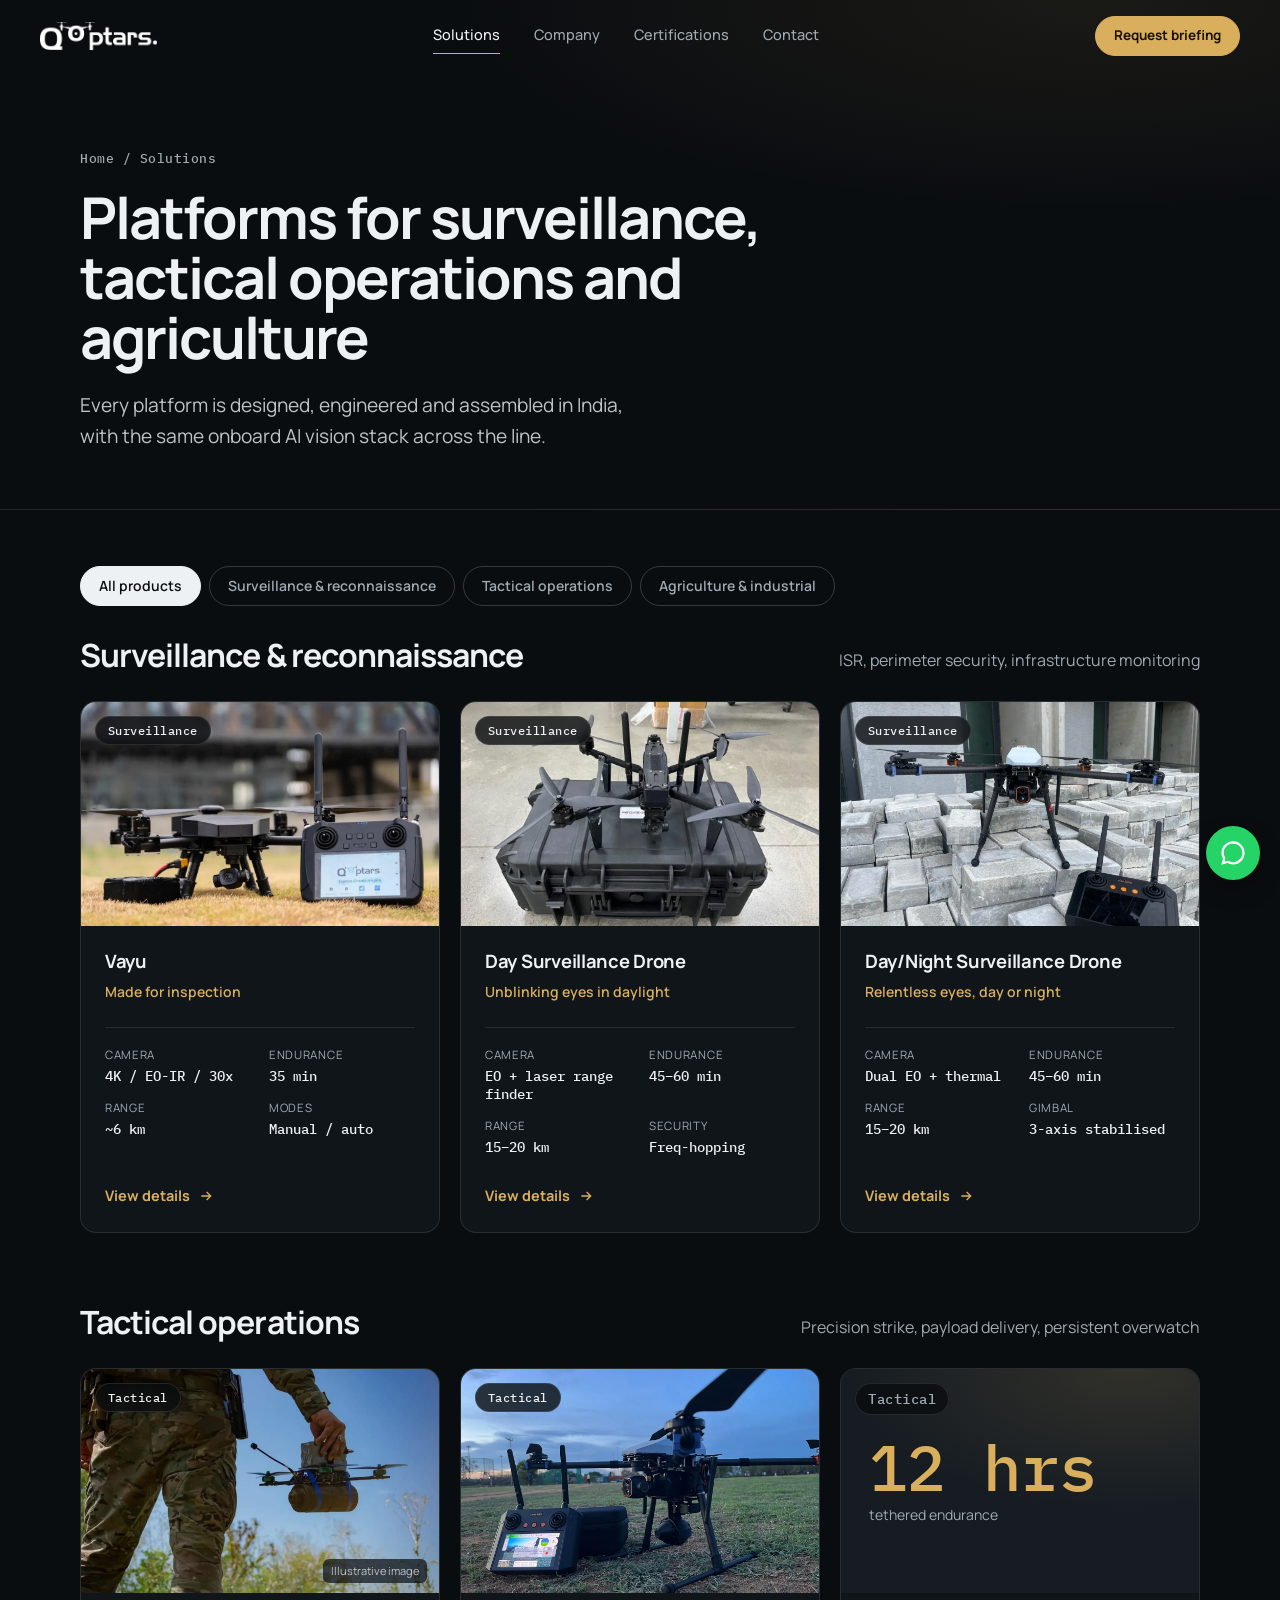
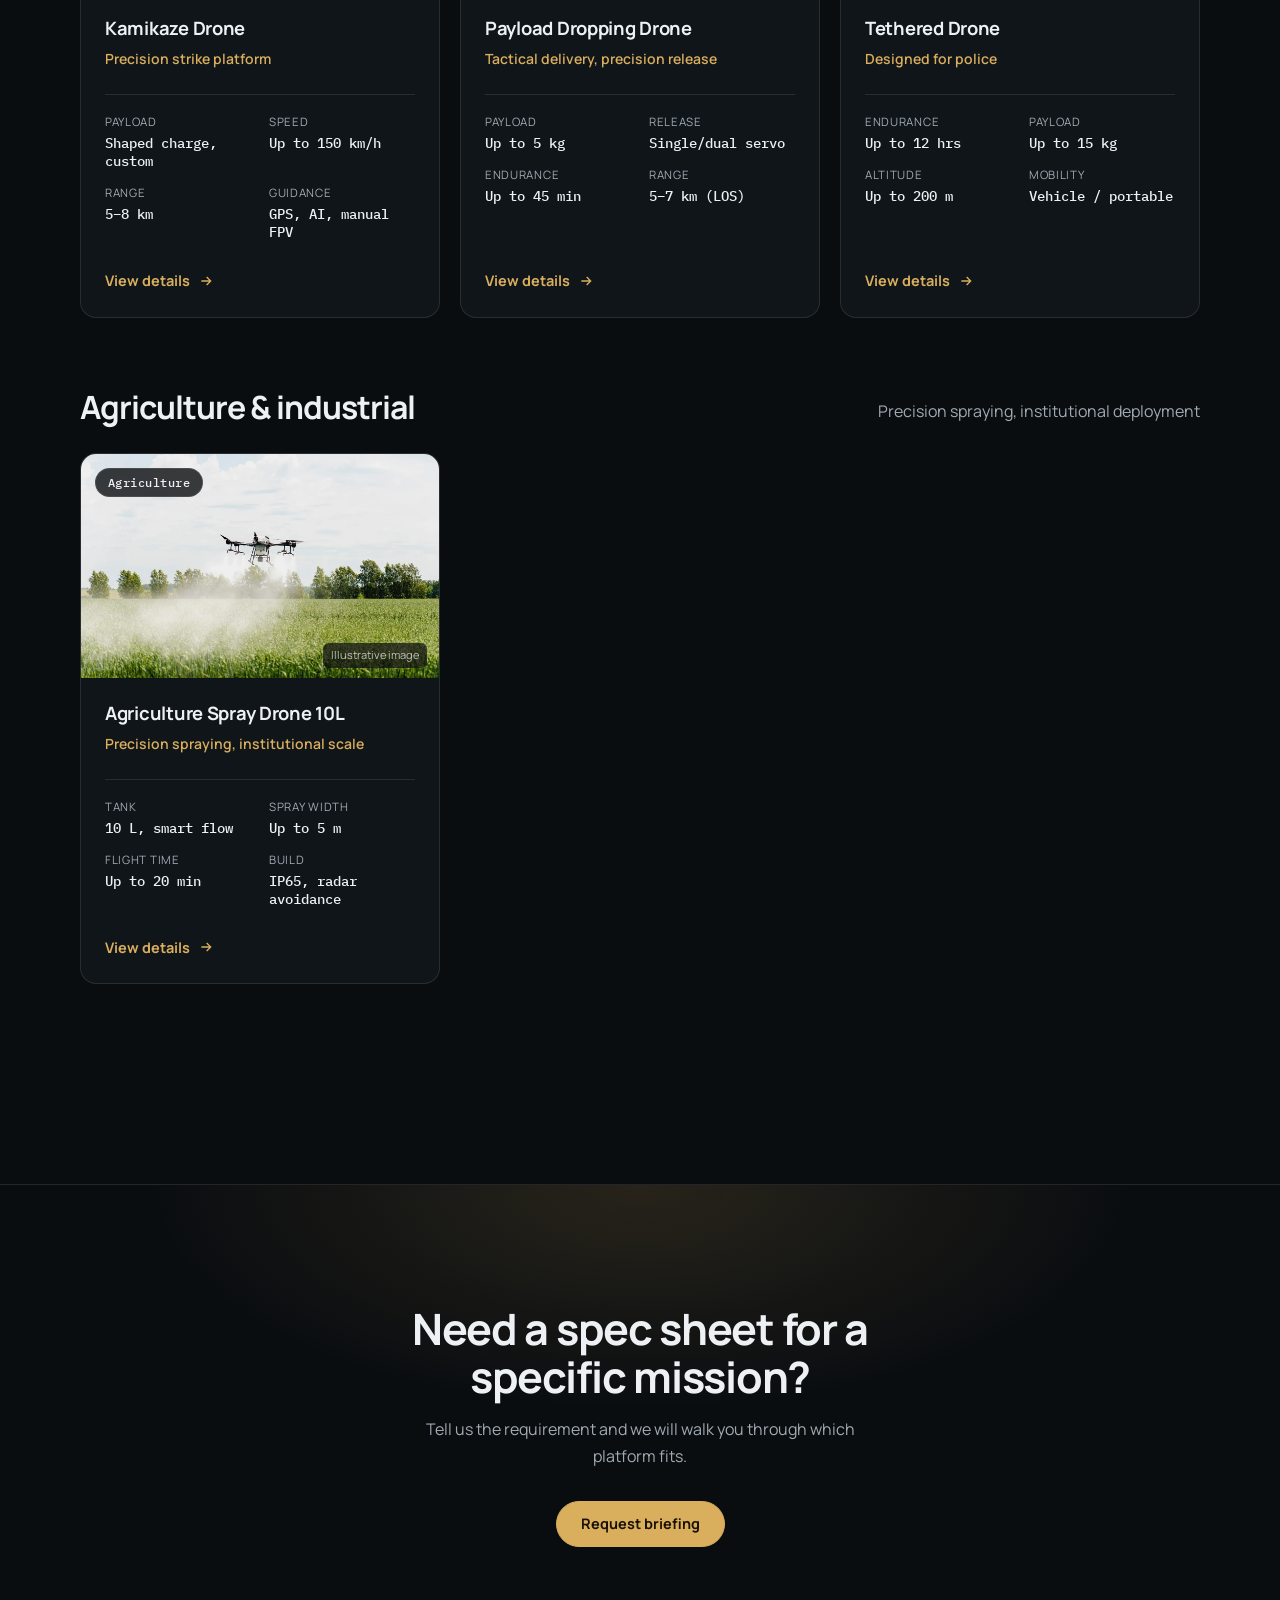
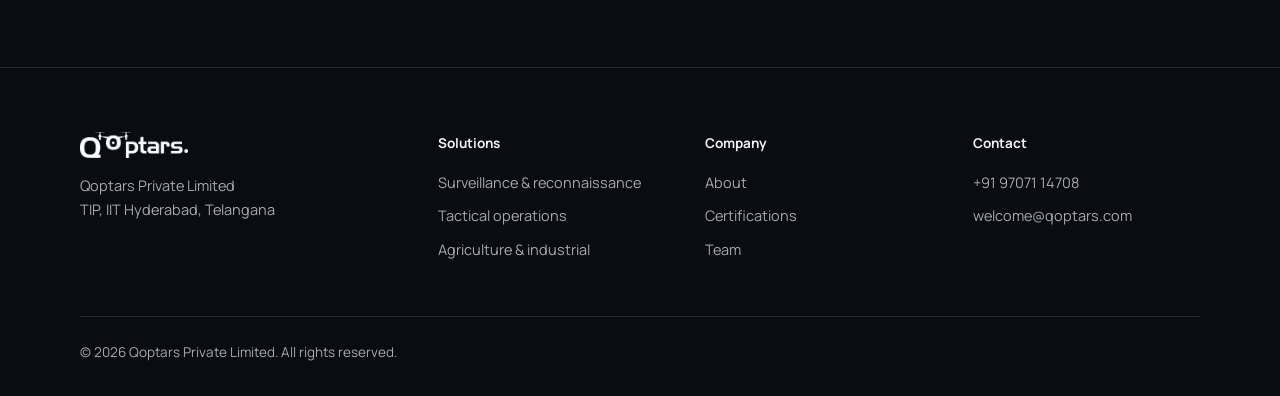
<file: website/solutions.html>
<!doctype html>
<html lang="en">
<head>
<meta charset="utf-8">
<meta name="viewport" content="width=device-width, initial-scale=1">
<title>Solutions | Qoptars UAV platforms</title>
<meta name="description" content="Seven UAV platforms from Qoptars: surveillance, tactical and agricultural drones designed and built in India.">
<meta name="theme-color" content="#0a0d10">
<meta name="color-scheme" content="dark">
<meta property="og:title" content="Solutions | Qoptars UAV platforms">
<meta property="og:description" content="Seven UAV platforms from Qoptars: surveillance, tactical and agricultural drones designed and built in India.">
<meta property="og:type" content="website">
<link rel="icon" href="assets/img/logo.png">
<link rel="preload" href="assets/fonts/manrope.woff2" as="font" type="font/woff2" crossorigin>
<link rel="stylesheet" href="assets/css/site.css">
</head>
<body>
<a class="skip" href="#main">Skip to content</a>
<header class="site-header">
  <a class="logo" href="index.html" aria-label="Qoptars home"><img src="assets/img/logo.png" alt="Qoptars" width="116" height="28"></a>
  <nav class="nav" aria-label="Primary"><a href="solutions.html" aria-current="page">Solutions</a><a href="company.html">Company</a><a href="company.html#certifications">Certifications</a><a href="contact.html">Contact</a></nav>
  <div class="hdr-right">
    <a class="btn btn-sm" href="contact.html">Request briefing</a>
    <button class="hamburger" id="burger" aria-label="Open menu" aria-expanded="false" aria-controls="mobile-menu"><span></span><span></span><span></span></button>
  </div>
</header>
<div class="mobile-menu" id="mobile-menu"><a href="solutions.html">Solutions</a><a href="company.html">Company</a><a href="company.html#certifications">Certifications</a><a href="contact.html">Contact</a><a class="btn" href="contact.html">Request briefing</a></div>

<main id="main">
<section class="page-head"><div class="wrap">
<p class="crumbs"><a href="index.html">Home</a> / Solutions</p><h1>Platforms for surveillance, tactical operations and agriculture</h1><p class="lede">Every platform is designed, engineered and assembled in India, with the same onboard AI vision stack across the line.</p></div></section>
<section class="section" style="padding-top:56px"><div class="wrap"><div class="pills" role="group" aria-label="Filter platforms"><button class="pill" type="button" data-filter="all" aria-pressed="true">All products</button><button class="pill" type="button" data-filter="Surveillance" aria-pressed="false">Surveillance & reconnaissance</button><button class="pill" type="button" data-filter="Tactical" aria-pressed="false">Tactical operations</button><button class="pill" type="button" data-filter="Agriculture" aria-pressed="false">Agriculture & industrial</button></div><div data-group id="surveillance" style="margin-bottom:72px"><div class="sec-head" style="margin-bottom:28px"><h2 class="reveal" style="font-size:clamp(1.5rem,2.6vw,2rem)">Surveillance & reconnaissance</h2><p class="reveal">ISR, perimeter security, infrastructure monitoring</p></div>
<div class="grid "><article class="card reveal" data-cat="Surveillance"><div class="card-img"><span class="tag">Surveillance</span><img src="assets/img/vayu.webp" alt="Qoptars Vayu surveillance drone beside its ground controller" loading="lazy" width="1400" height="900"></div>
<div class="card-body"><h3>Vayu</h3><p class="sub">Made for inspection</p><dl class="specs"><div><dt>Camera</dt><dd>4K / EO-IR / 30x</dd></div><div><dt>Endurance</dt><dd>35 min</dd></div><div><dt>Range</dt><dd>~6 km</dd></div><div><dt>Modes</dt><dd>Manual / auto</dd></div></dl>
<a class="link-arrow" href="solutions/vayu.html" aria-label="View Vayu details">View details <svg width="16" height="16" viewBox="0 0 24 24" fill="none" stroke="currentColor" stroke-width="2" aria-hidden="true"><path d="M5 12h14M13 6l6 6-6 6"/></svg></a></div></article><article class="card reveal" data-cat="Surveillance"><div class="card-img"><span class="tag">Surveillance</span><img src="assets/img/day-surveillance.webp" alt="Qoptars day surveillance drone on its transport case" loading="lazy" width="1400" height="900"></div>
<div class="card-body"><h3>Day Surveillance Drone</h3><p class="sub">Unblinking eyes in daylight</p><dl class="specs"><div><dt>Camera</dt><dd>EO + laser range finder</dd></div><div><dt>Endurance</dt><dd>45–60 min</dd></div><div><dt>Range</dt><dd>15–20 km</dd></div><div><dt>Security</dt><dd>Freq-hopping</dd></div></dl>
<a class="link-arrow" href="solutions/day-surveillance-drone.html" aria-label="View Day Surveillance Drone details">View details <svg width="16" height="16" viewBox="0 0 24 24" fill="none" stroke="currentColor" stroke-width="2" aria-hidden="true"><path d="M5 12h14M13 6l6 6-6 6"/></svg></a></div></article><article class="card reveal" data-cat="Surveillance"><div class="card-img"><span class="tag">Surveillance</span><img src="assets/img/day-night-surveillance.webp" alt="Qoptars day/night surveillance drone with its ground controller" loading="lazy" width="1400" height="900"></div>
<div class="card-body"><h3>Day/Night Surveillance Drone</h3><p class="sub">Relentless eyes, day or night</p><dl class="specs"><div><dt>Camera</dt><dd>Dual EO + thermal</dd></div><div><dt>Endurance</dt><dd>45–60 min</dd></div><div><dt>Range</dt><dd>15–20 km</dd></div><div><dt>Gimbal</dt><dd>3-axis stabilised</dd></div></dl>
<a class="link-arrow" href="solutions/day-night-surveillance-drone.html" aria-label="View Day/Night Surveillance Drone details">View details <svg width="16" height="16" viewBox="0 0 24 24" fill="none" stroke="currentColor" stroke-width="2" aria-hidden="true"><path d="M5 12h14M13 6l6 6-6 6"/></svg></a></div></article></div></div><div data-group id="tactical" style="margin-bottom:72px"><div class="sec-head" style="margin-bottom:28px"><h2 class="reveal" style="font-size:clamp(1.5rem,2.6vw,2rem)">Tactical operations</h2><p class="reveal">Precision strike, payload delivery, persistent overwatch</p></div>
<div class="grid "><article class="card reveal" data-cat="Tactical"><div class="card-img"><span class="tag">Tactical</span><img src="assets/img/kamikaze.webp" alt="Operator carrying an FPV strike drone" loading="lazy" width="1400" height="900"><span class="ill">Illustrative image</span></div>
<div class="card-body"><h3>Kamikaze Drone</h3><p class="sub">Precision strike platform</p><dl class="specs"><div><dt>Payload</dt><dd>Shaped charge, custom</dd></div><div><dt>Speed</dt><dd>Up to 150 km/h</dd></div><div><dt>Range</dt><dd>5–8 km</dd></div><div><dt>Guidance</dt><dd>GPS, AI, manual FPV</dd></div></dl>
<a class="link-arrow" href="solutions/kamikaze-drone.html" aria-label="View Kamikaze Drone details">View details <svg width="16" height="16" viewBox="0 0 24 24" fill="none" stroke="currentColor" stroke-width="2" aria-hidden="true"><path d="M5 12h14M13 6l6 6-6 6"/></svg></a></div></article><article class="card reveal" data-cat="Tactical"><div class="card-img"><span class="tag">Tactical</span><img src="assets/img/payload-drop.webp" alt="Qoptars payload dropping drone with its ground controller at dusk" loading="lazy" width="1400" height="900"></div>
<div class="card-body"><h3>Payload Dropping Drone</h3><p class="sub">Tactical delivery, precision release</p><dl class="specs"><div><dt>Payload</dt><dd>Up to 5 kg</dd></div><div><dt>Release</dt><dd>Single/dual servo</dd></div><div><dt>Endurance</dt><dd>Up to 45 min</dd></div><div><dt>Range</dt><dd>5–7 km (LOS)</dd></div></dl>
<a class="link-arrow" href="solutions/payload-dropping-drone.html" aria-label="View Payload Dropping Drone details">View details <svg width="16" height="16" viewBox="0 0 24 24" fill="none" stroke="currentColor" stroke-width="2" aria-hidden="true"><path d="M5 12h14M13 6l6 6-6 6"/></svg></a></div></article><article class="card reveal" data-cat="Tactical"><div class="card-img metric-img"><span class="tag">Tactical</span><b>12 hrs</b><span>tethered endurance</span></div>
<div class="card-body"><h3>Tethered Drone</h3><p class="sub">Designed for police</p><dl class="specs"><div><dt>Endurance</dt><dd>Up to 12 hrs</dd></div><div><dt>Payload</dt><dd>Up to 15 kg</dd></div><div><dt>Altitude</dt><dd>Up to 200 m</dd></div><div><dt>Mobility</dt><dd>Vehicle / portable</dd></div></dl>
<a class="link-arrow" href="solutions/tethered-drone.html" aria-label="View Tethered Drone details">View details <svg width="16" height="16" viewBox="0 0 24 24" fill="none" stroke="currentColor" stroke-width="2" aria-hidden="true"><path d="M5 12h14M13 6l6 6-6 6"/></svg></a></div></article></div></div><div data-group id="agriculture" style="margin-bottom:72px"><div class="sec-head" style="margin-bottom:28px"><h2 class="reveal" style="font-size:clamp(1.5rem,2.6vw,2rem)">Agriculture & industrial</h2><p class="reveal">Precision spraying, institutional deployment</p></div>
<div class="grid "><article class="card reveal" data-cat="Agriculture"><div class="card-img"><span class="tag">Agriculture</span><img src="assets/img/agri-spray.webp" alt="Spray drone flying low over a green field" loading="lazy" width="1400" height="900"><span class="ill">Illustrative image</span></div>
<div class="card-body"><h3>Agriculture Spray Drone 10L</h3><p class="sub">Precision spraying, institutional scale</p><dl class="specs"><div><dt>Tank</dt><dd>10 L, smart flow</dd></div><div><dt>Spray width</dt><dd>Up to 5 m</dd></div><div><dt>Flight time</dt><dd>Up to 20 min</dd></div><div><dt>Build</dt><dd>IP65, radar avoidance</dd></div></dl>
<a class="link-arrow" href="solutions/agriculture-spray-drone-10l.html" aria-label="View Agriculture Spray Drone 10L details">View details <svg width="16" height="16" viewBox="0 0 24 24" fill="none" stroke="currentColor" stroke-width="2" aria-hidden="true"><path d="M5 12h14M13 6l6 6-6 6"/></svg></a></div></article></div></div></div></section>
<section class="cta"><div class="wrap"><h2 class="reveal">Need a spec sheet for a specific mission?</h2><p class="reveal" style="--d:.05s">Tell us the requirement and we will walk you through which platform fits.</p>
<a class="btn reveal" style="--d:.1s" href="contact.html">Request briefing</a></div></section>
</main>
<footer class="site-footer">
  <div class="wrap">
    <div class="foot">
      <div><a class="logo" href="index.html"><img src="assets/img/logo.png" alt="Qoptars" width="108" height="26"></a>
        <p>Qoptars Private Limited<br>TIP, IIT Hyderabad, Telangana</p></div>
      <div><h4>Solutions</h4>
        <a href="solutions.html#surveillance">Surveillance &amp; reconnaissance</a>
        <a href="solutions.html#tactical">Tactical operations</a>
        <a href="solutions.html#agriculture">Agriculture &amp; industrial</a></div>
      <div><h4>Company</h4>
        <a href="company.html">About</a>
        <a href="company.html#certifications">Certifications</a>
        <a href="company.html#team">Team</a></div>
      <div><h4>Contact</h4>
        <a href="tel:+919707114708">+91 97071 14708</a>
        <a href="mailto:welcome@qoptars.com">welcome@qoptars.com</a></div>
    </div>
    <div class="foot-bottom"><span>&copy; <span id="yr">2026</span> Qoptars Private Limited. All rights reserved.</span></div>
  </div>
</footer>
<a class="wa" href="https://wa.me/919707114708" target="_blank" rel="noopener" aria-label="Chat on WhatsApp"><svg width="28" height="28" viewBox="0 0 24 24" fill="#fff" aria-hidden="true"><path d="M12.04 2C6.58 2 2.13 6.45 2.13 11.91c0 1.75.46 3.45 1.32 4.95L2 22l5.29-1.39c1.45.79 3.08 1.21 4.75 1.21h.01c5.46 0 9.91-4.45 9.91-9.91 0-2.65-1.03-5.14-2.9-7.01A9.87 9.87 0 0012.04 2m0 1.8c2.15 0 4.16.84 5.68 2.36a7.98 7.98 0 012.35 5.67c0 4.42-3.6 8.02-8.03 8.02a8.01 8.01 0 01-4.08-1.11l-.29-.17-3.03.8.81-2.95-.19-.3a7.96 7.96 0 01-1.23-4.26c0-4.42 3.6-8.06 8.02-8.06"/></svg></a>
<script src="assets/js/site.js" defer></script>
</body>
</html>
</file>
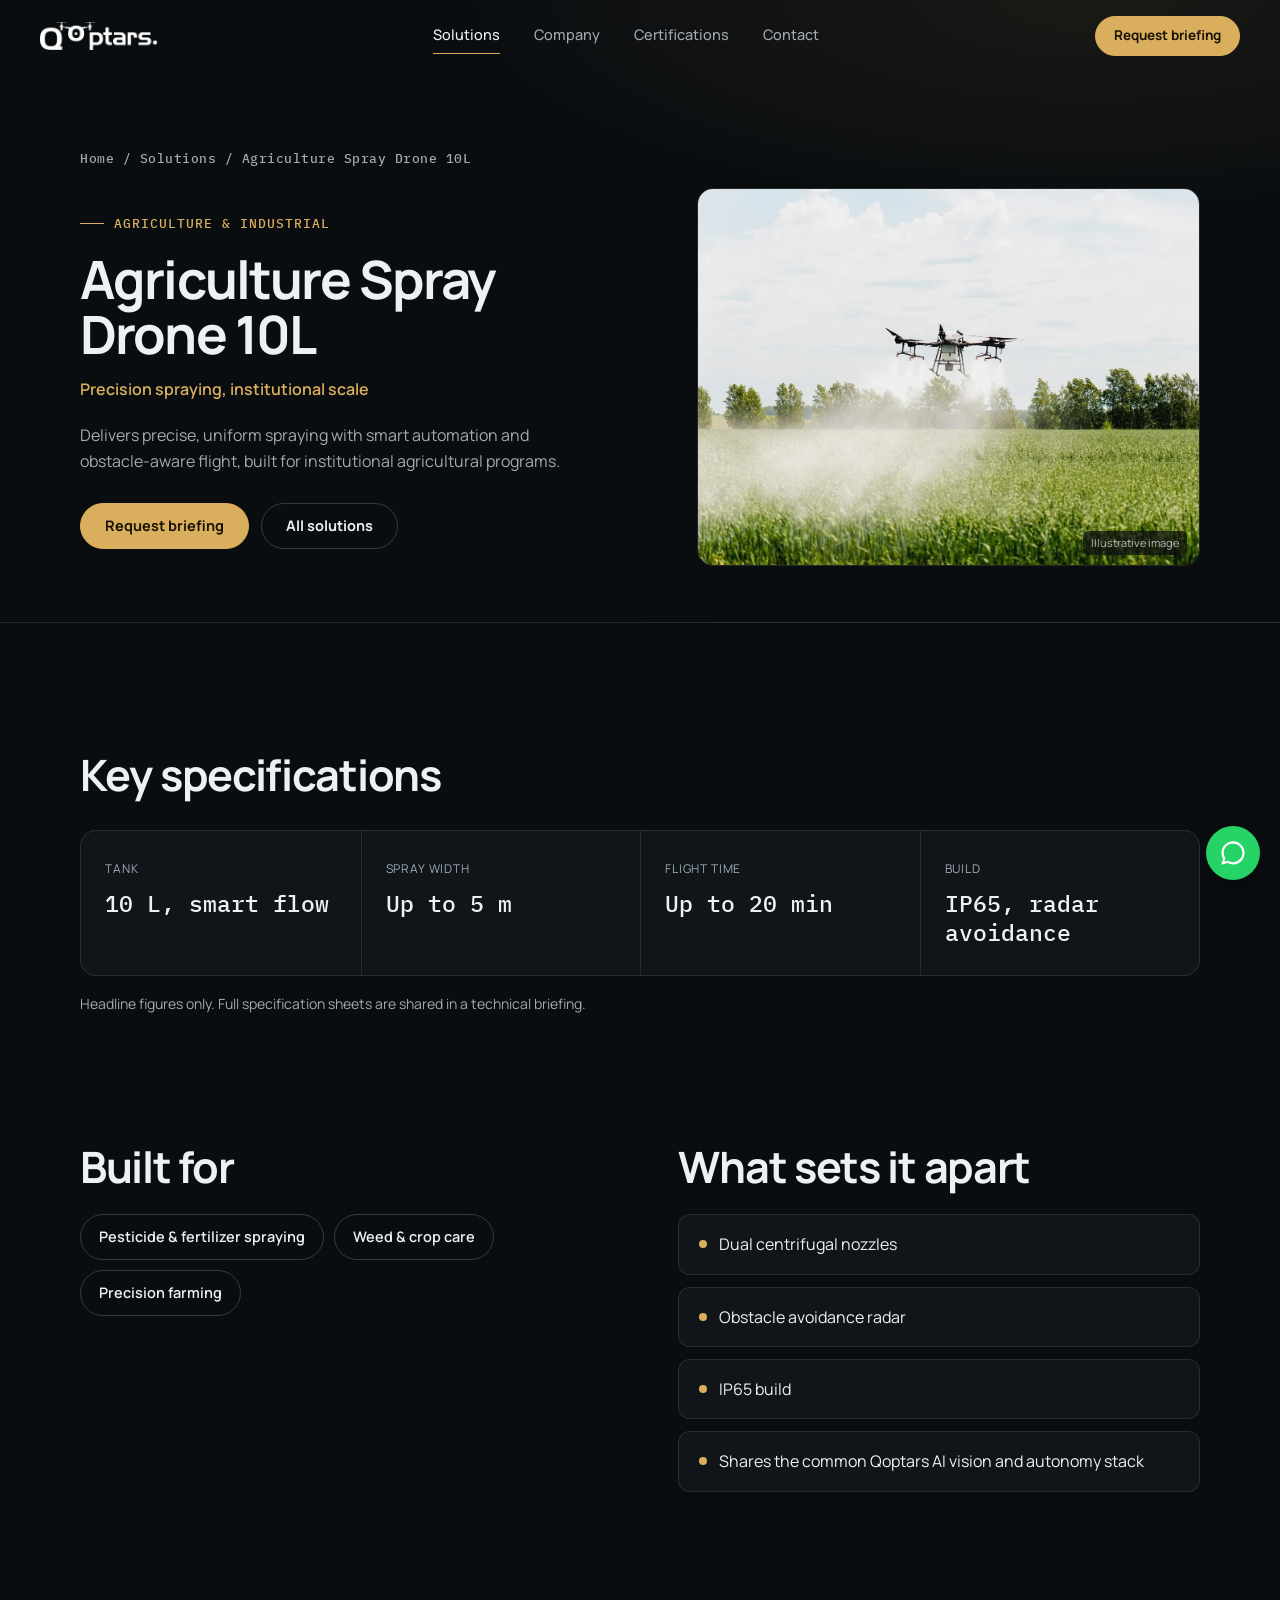
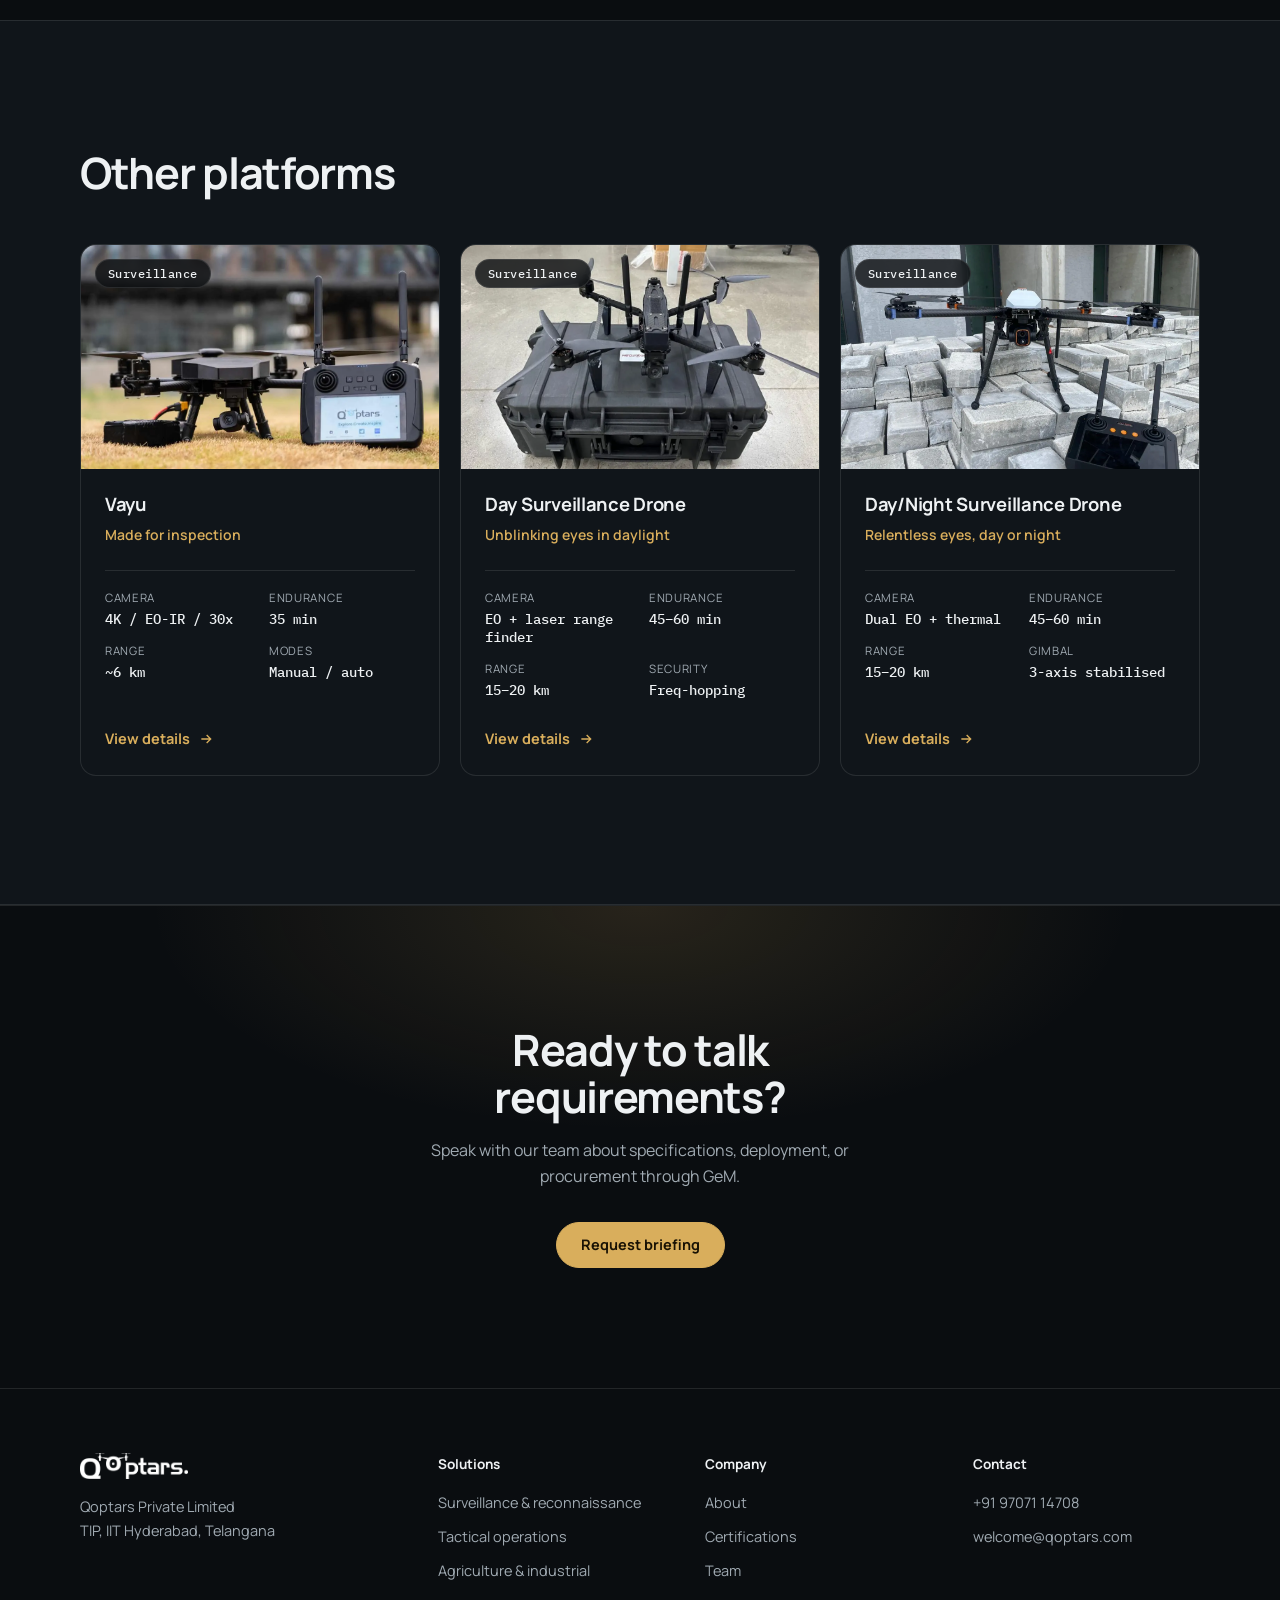
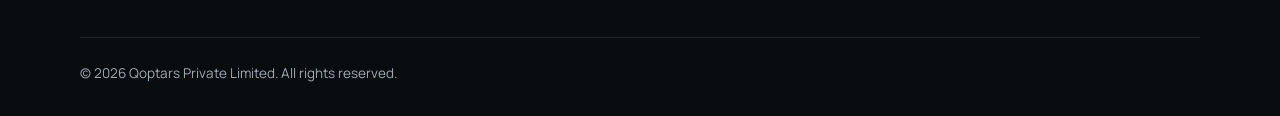
<file: website/solutions/agriculture-spray-drone-10l.html>
<!doctype html>
<html lang="en">
<head>
<meta charset="utf-8">
<meta name="viewport" content="width=device-width, initial-scale=1">
<title>Agriculture Spray Drone 10L | Qoptars</title>
<meta name="description" content="Agriculture Spray Drone 10L: Delivers precise, uniform spraying with smart automation and obstacle-aware flight, built for institutional agricultural programs.">
<meta name="theme-color" content="#0a0d10">
<meta name="color-scheme" content="dark">
<meta property="og:title" content="Agriculture Spray Drone 10L | Qoptars">
<meta property="og:description" content="Agriculture Spray Drone 10L: Delivers precise, uniform spraying with smart automation and obstacle-aware flight, built for institutional agricultural programs.">
<meta property="og:type" content="website">
<link rel="icon" href="../assets/img/logo.png">
<link rel="preload" href="../assets/fonts/manrope.woff2" as="font" type="font/woff2" crossorigin>
<link rel="stylesheet" href="../assets/css/site.css">
</head>
<body>
<a class="skip" href="#main">Skip to content</a>
<header class="site-header">
  <a class="logo" href="../index.html" aria-label="Qoptars home"><img src="../assets/img/logo.png" alt="Qoptars" width="116" height="28"></a>
  <nav class="nav" aria-label="Primary"><a href="../solutions.html" aria-current="page">Solutions</a><a href="../company.html">Company</a><a href="../company.html#certifications">Certifications</a><a href="../contact.html">Contact</a></nav>
  <div class="hdr-right">
    <a class="btn btn-sm" href="../contact.html">Request briefing</a>
    <button class="hamburger" id="burger" aria-label="Open menu" aria-expanded="false" aria-controls="mobile-menu"><span></span><span></span><span></span></button>
  </div>
</header>
<div class="mobile-menu" id="mobile-menu"><a href="../solutions.html">Solutions</a><a href="../company.html">Company</a><a href="../company.html#certifications">Certifications</a><a href="../contact.html">Contact</a><a class="btn" href="../contact.html">Request briefing</a></div>

<main id="main">
<section class="page-head"><div class="wrap">
<p class="crumbs"><a href="../index.html">Home</a> / <a href="../solutions.html">Solutions</a> / Agriculture Spray Drone 10L</p>
<div class="pd"><div><p class="eyebrow">Agriculture & industrial</p><h1 style="font-size:clamp(2rem,4.2vw,3.3rem)">Agriculture Spray Drone 10L</h1>
<p class="sub" style="margin-top:14px">Precision spraying, institutional scale</p><p class="pd-desc">Delivers precise, uniform spraying with smart automation and obstacle-aware flight, built for institutional agricultural programs.</p>
<div class="cta-row"><a class="btn" href="../contact.html?product=agriculture-spray-drone-10l">Request briefing</a><a class="btn btn-ghost" href="../solutions.html">All solutions</a></div></div><figure class="photo"><img src="../assets/img/agri-spray.webp" alt="Spray drone flying low over a green field" width="1400" height="1000" fetchpriority="high"><span class="ill">Illustrative image</span></figure></div></div></section>

<section class="section" style="padding-bottom:0"><div class="wrap"><h2 class="reveal" style="margin-bottom:32px">Key specifications</h2>
<dl class="spec-grid reveal"><div><dt>Tank</dt><dd>10 L, smart flow</dd></div><div><dt>Spray width</dt><dd>Up to 5 m</dd></div><div><dt>Flight time</dt><dd>Up to 20 min</dd></div><div><dt>Build</dt><dd>IP65, radar avoidance</dd></div></dl>
<p class="muted reveal" style="margin-top:16px;font-size:14px">Headline figures only. Full specification sheets are shared in a technical briefing.</p></div></section>

<section class="section"><div class="wrap split" style="align-items:start">
<div class="reveal"><h2 style="margin-bottom:24px">Built for</h2><ul class="uses"><li>Pesticide &amp; fertilizer spraying</li><li>Weed &amp; crop care</li><li>Precision farming</li></ul></div>
<div class="reveal" style="--d:.08s"><h2 style="margin-bottom:24px">What sets it apart</h2><ul class="feat"><li>Dual centrifugal nozzles</li><li>Obstacle avoidance radar</li><li>IP65 build</li><li>Shares the common Qoptars AI vision and autonomy stack</li></ul></div></div></section>

<section class="section alt"><div class="wrap"><div class="sec-head"><h2 class="reveal">Other platforms</h2></div><div class="grid"><article class="card reveal" data-cat="Surveillance"><div class="card-img"><span class="tag">Surveillance</span><img src="../assets/img/vayu.webp" alt="Qoptars Vayu surveillance drone beside its ground controller" loading="lazy" width="1400" height="900"></div>
<div class="card-body"><h3>Vayu</h3><p class="sub">Made for inspection</p><dl class="specs"><div><dt>Camera</dt><dd>4K / EO-IR / 30x</dd></div><div><dt>Endurance</dt><dd>35 min</dd></div><div><dt>Range</dt><dd>~6 km</dd></div><div><dt>Modes</dt><dd>Manual / auto</dd></div></dl>
<a class="link-arrow" href="../solutions/vayu.html" aria-label="View Vayu details">View details <svg width="16" height="16" viewBox="0 0 24 24" fill="none" stroke="currentColor" stroke-width="2" aria-hidden="true"><path d="M5 12h14M13 6l6 6-6 6"/></svg></a></div></article><article class="card reveal" data-cat="Surveillance"><div class="card-img"><span class="tag">Surveillance</span><img src="../assets/img/day-surveillance.webp" alt="Qoptars day surveillance drone on its transport case" loading="lazy" width="1400" height="900"></div>
<div class="card-body"><h3>Day Surveillance Drone</h3><p class="sub">Unblinking eyes in daylight</p><dl class="specs"><div><dt>Camera</dt><dd>EO + laser range finder</dd></div><div><dt>Endurance</dt><dd>45–60 min</dd></div><div><dt>Range</dt><dd>15–20 km</dd></div><div><dt>Security</dt><dd>Freq-hopping</dd></div></dl>
<a class="link-arrow" href="../solutions/day-surveillance-drone.html" aria-label="View Day Surveillance Drone details">View details <svg width="16" height="16" viewBox="0 0 24 24" fill="none" stroke="currentColor" stroke-width="2" aria-hidden="true"><path d="M5 12h14M13 6l6 6-6 6"/></svg></a></div></article><article class="card reveal" data-cat="Surveillance"><div class="card-img"><span class="tag">Surveillance</span><img src="../assets/img/day-night-surveillance.webp" alt="Qoptars day/night surveillance drone with its ground controller" loading="lazy" width="1400" height="900"></div>
<div class="card-body"><h3>Day/Night Surveillance Drone</h3><p class="sub">Relentless eyes, day or night</p><dl class="specs"><div><dt>Camera</dt><dd>Dual EO + thermal</dd></div><div><dt>Endurance</dt><dd>45–60 min</dd></div><div><dt>Range</dt><dd>15–20 km</dd></div><div><dt>Gimbal</dt><dd>3-axis stabilised</dd></div></dl>
<a class="link-arrow" href="../solutions/day-night-surveillance-drone.html" aria-label="View Day/Night Surveillance Drone details">View details <svg width="16" height="16" viewBox="0 0 24 24" fill="none" stroke="currentColor" stroke-width="2" aria-hidden="true"><path d="M5 12h14M13 6l6 6-6 6"/></svg></a></div></article></div></div></section>
<section class="cta"><div class="wrap"><h2 class="reveal">Ready to talk requirements?</h2><p class="reveal" style="--d:.05s">Speak with our team about specifications, deployment, or procurement through GeM.</p>
<a class="btn reveal" style="--d:.1s" href="../contact.html">Request briefing</a></div></section>
</main>
<footer class="site-footer">
  <div class="wrap">
    <div class="foot">
      <div><a class="logo" href="../index.html"><img src="../assets/img/logo.png" alt="Qoptars" width="108" height="26"></a>
        <p>Qoptars Private Limited<br>TIP, IIT Hyderabad, Telangana</p></div>
      <div><h4>Solutions</h4>
        <a href="../solutions.html#surveillance">Surveillance &amp; reconnaissance</a>
        <a href="../solutions.html#tactical">Tactical operations</a>
        <a href="../solutions.html#agriculture">Agriculture &amp; industrial</a></div>
      <div><h4>Company</h4>
        <a href="../company.html">About</a>
        <a href="../company.html#certifications">Certifications</a>
        <a href="../company.html#team">Team</a></div>
      <div><h4>Contact</h4>
        <a href="tel:+919707114708">+91 97071 14708</a>
        <a href="mailto:welcome@qoptars.com">welcome@qoptars.com</a></div>
    </div>
    <div class="foot-bottom"><span>&copy; <span id="yr">2026</span> Qoptars Private Limited. All rights reserved.</span></div>
  </div>
</footer>
<a class="wa" href="https://wa.me/919707114708" target="_blank" rel="noopener" aria-label="Chat on WhatsApp"><svg width="28" height="28" viewBox="0 0 24 24" fill="#fff" aria-hidden="true"><path d="M12.04 2C6.58 2 2.13 6.45 2.13 11.91c0 1.75.46 3.45 1.32 4.95L2 22l5.29-1.39c1.45.79 3.08 1.21 4.75 1.21h.01c5.46 0 9.91-4.45 9.91-9.91 0-2.65-1.03-5.14-2.9-7.01A9.87 9.87 0 0012.04 2m0 1.8c2.15 0 4.16.84 5.68 2.36a7.98 7.98 0 012.35 5.67c0 4.42-3.6 8.02-8.03 8.02a8.01 8.01 0 01-4.08-1.11l-.29-.17-3.03.8.81-2.95-.19-.3a7.96 7.96 0 01-1.23-4.26c0-4.42 3.6-8.06 8.02-8.06"/></svg></a>
<script src="../assets/js/site.js" defer></script>
</body>
</html>
</file>
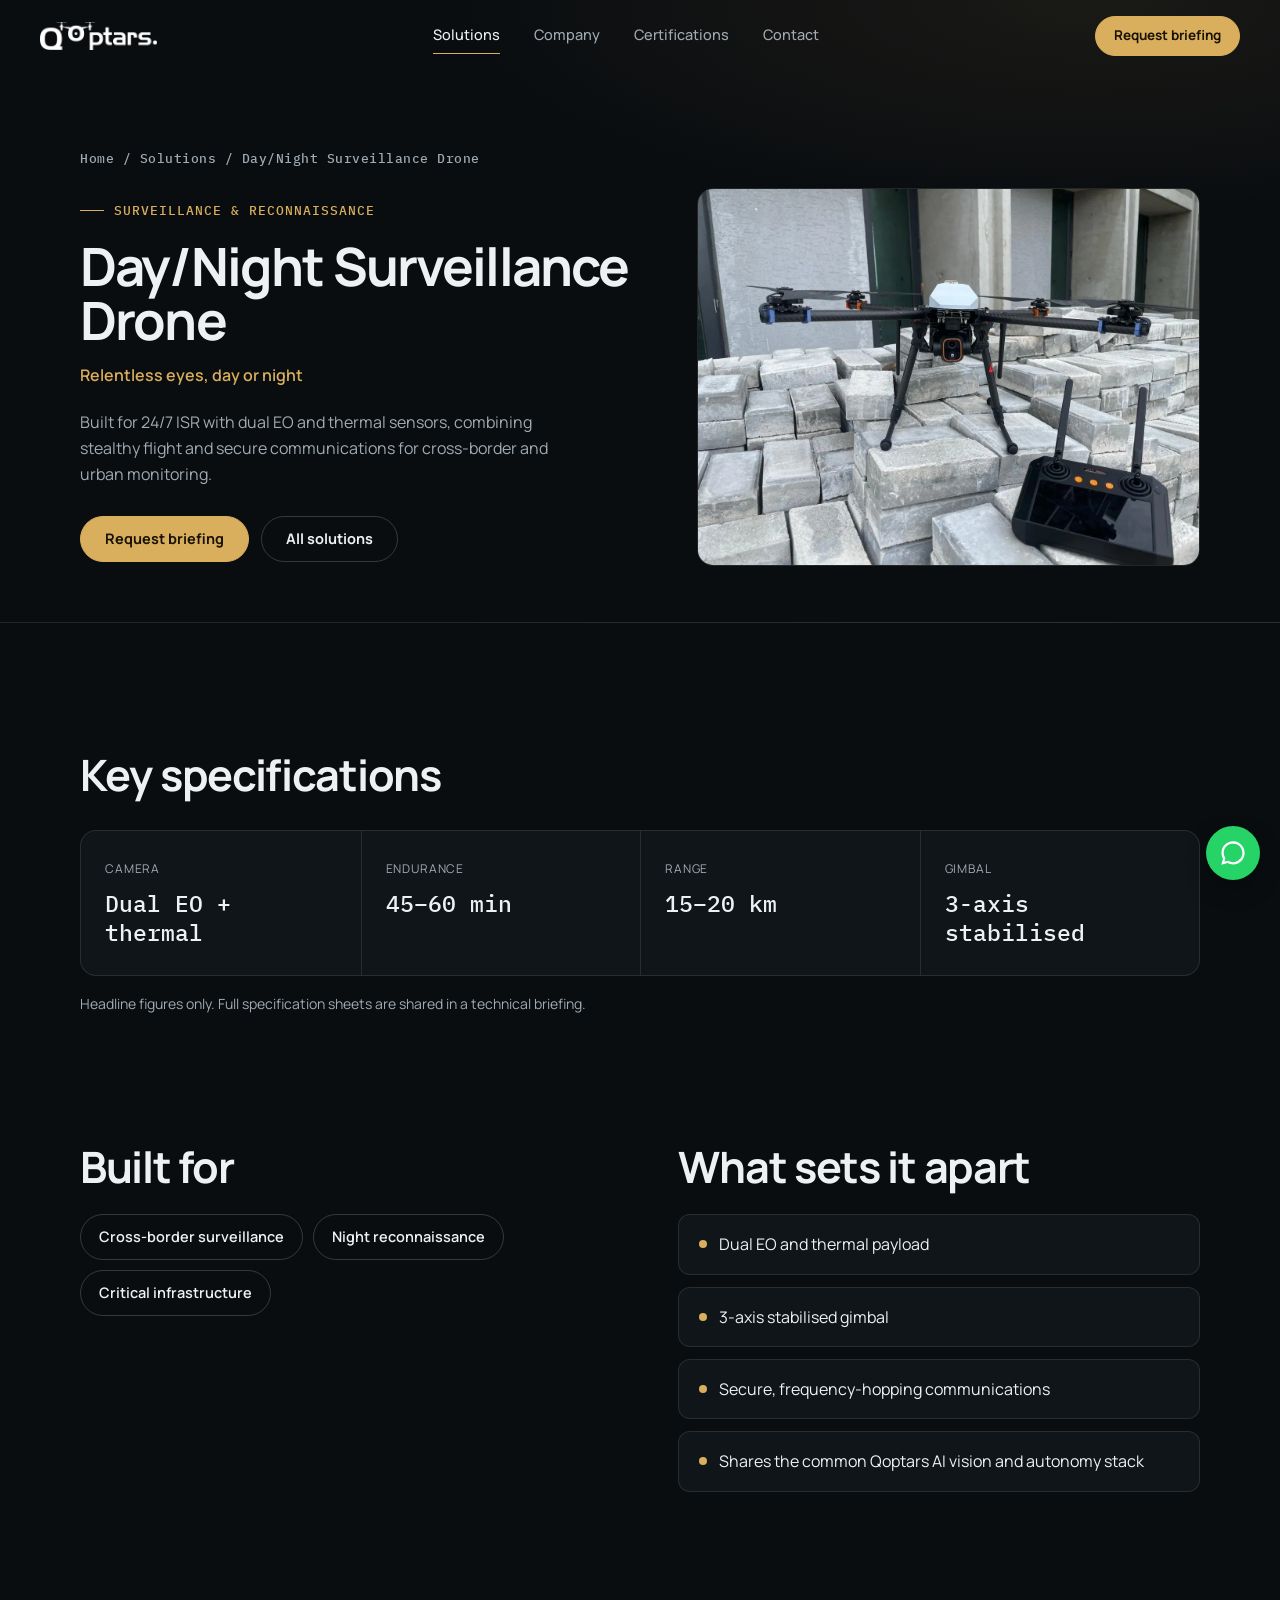
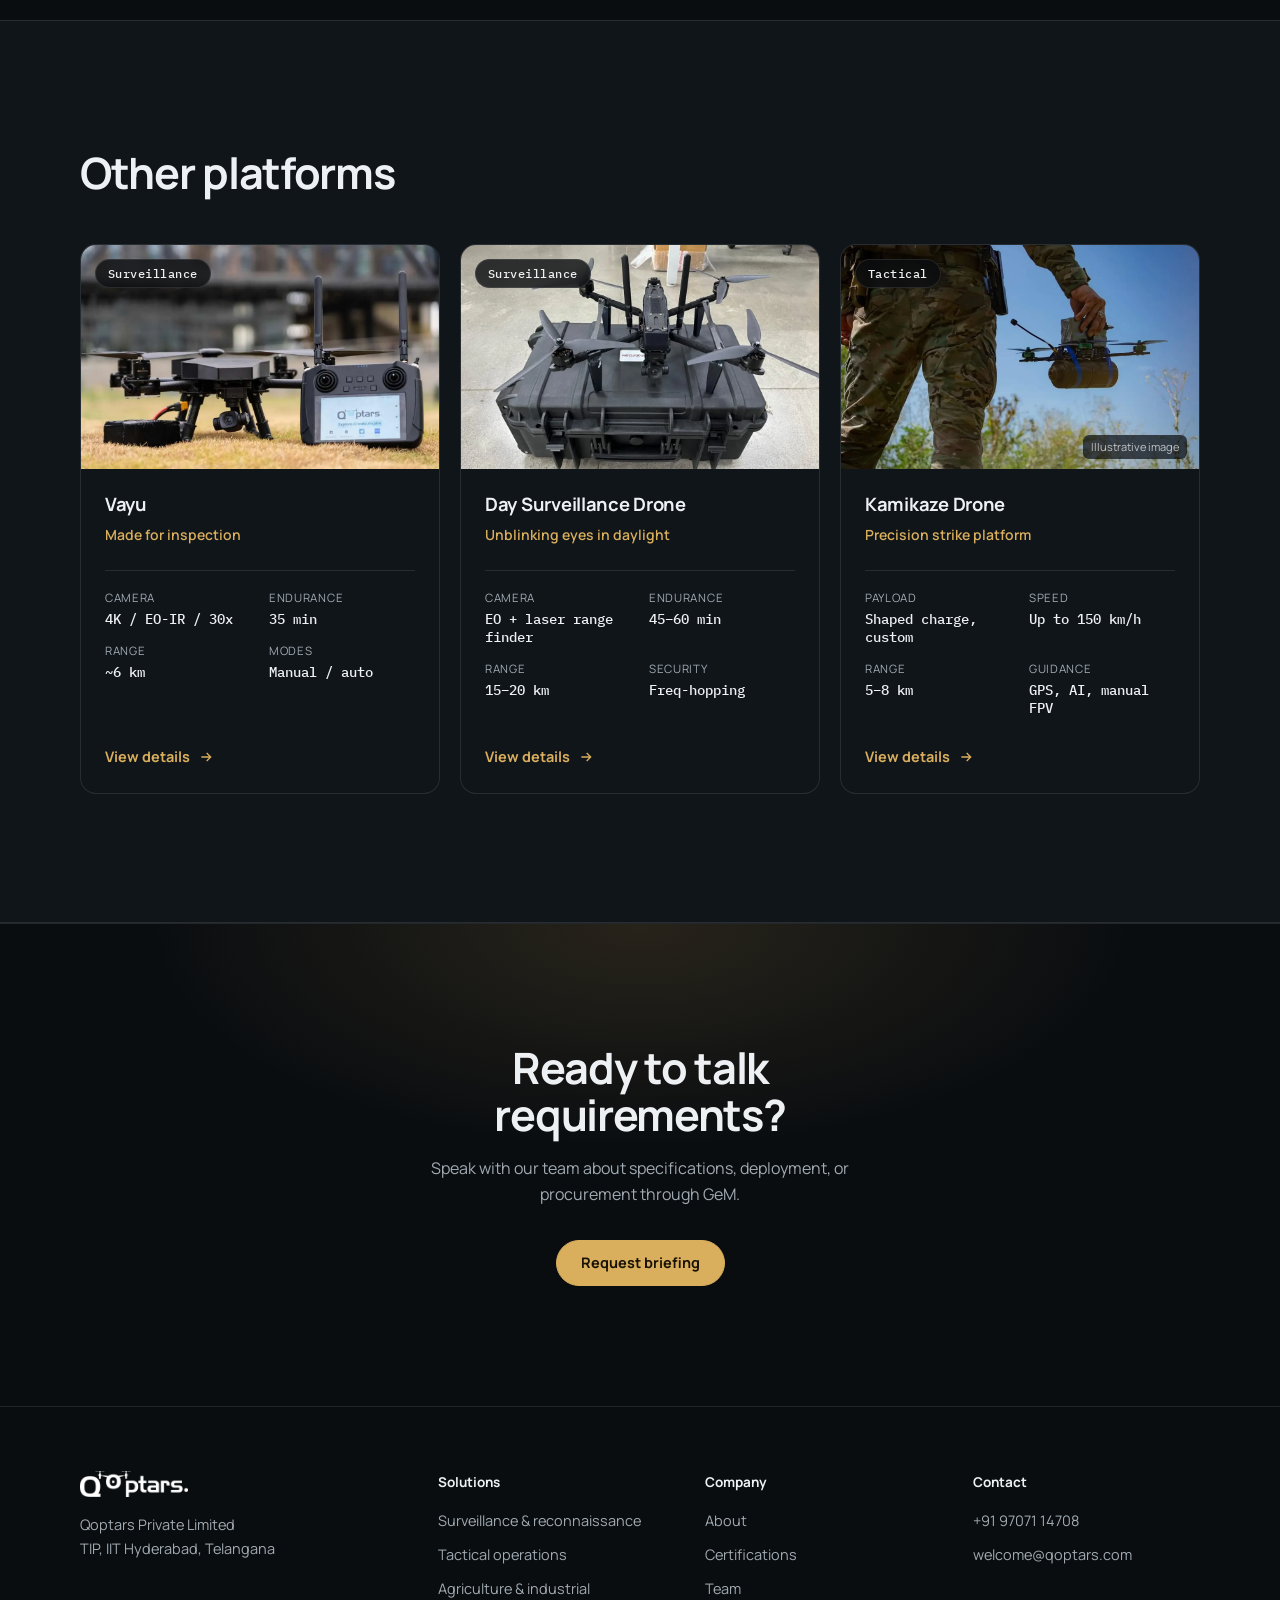
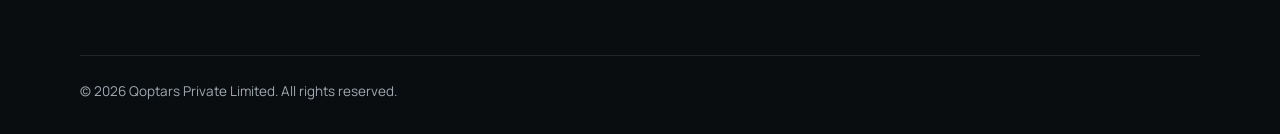
<file: website/solutions/day-night-surveillance-drone.html>
<!doctype html>
<html lang="en">
<head>
<meta charset="utf-8">
<meta name="viewport" content="width=device-width, initial-scale=1">
<title>Day/Night Surveillance Drone | Qoptars</title>
<meta name="description" content="Day/Night Surveillance Drone: Built for 24/7 ISR with dual EO and thermal sensors, combining stealthy flight and secure communications for cross-border and urban monitoring.">
<meta name="theme-color" content="#0a0d10">
<meta name="color-scheme" content="dark">
<meta property="og:title" content="Day/Night Surveillance Drone | Qoptars">
<meta property="og:description" content="Day/Night Surveillance Drone: Built for 24/7 ISR with dual EO and thermal sensors, combining stealthy flight and secure communications for cross-border and urban monitoring.">
<meta property="og:type" content="website">
<link rel="icon" href="../assets/img/logo.png">
<link rel="preload" href="../assets/fonts/manrope.woff2" as="font" type="font/woff2" crossorigin>
<link rel="stylesheet" href="../assets/css/site.css">
</head>
<body>
<a class="skip" href="#main">Skip to content</a>
<header class="site-header">
  <a class="logo" href="../index.html" aria-label="Qoptars home"><img src="../assets/img/logo.png" alt="Qoptars" width="116" height="28"></a>
  <nav class="nav" aria-label="Primary"><a href="../solutions.html" aria-current="page">Solutions</a><a href="../company.html">Company</a><a href="../company.html#certifications">Certifications</a><a href="../contact.html">Contact</a></nav>
  <div class="hdr-right">
    <a class="btn btn-sm" href="../contact.html">Request briefing</a>
    <button class="hamburger" id="burger" aria-label="Open menu" aria-expanded="false" aria-controls="mobile-menu"><span></span><span></span><span></span></button>
  </div>
</header>
<div class="mobile-menu" id="mobile-menu"><a href="../solutions.html">Solutions</a><a href="../company.html">Company</a><a href="../company.html#certifications">Certifications</a><a href="../contact.html">Contact</a><a class="btn" href="../contact.html">Request briefing</a></div>

<main id="main">
<section class="page-head"><div class="wrap">
<p class="crumbs"><a href="../index.html">Home</a> / <a href="../solutions.html">Solutions</a> / Day/Night Surveillance Drone</p>
<div class="pd"><div><p class="eyebrow">Surveillance & reconnaissance</p><h1 style="font-size:clamp(2rem,4.2vw,3.3rem)">Day/Night Surveillance Drone</h1>
<p class="sub" style="margin-top:14px">Relentless eyes, day or night</p><p class="pd-desc">Built for 24/7 ISR with dual EO and thermal sensors, combining stealthy flight and secure communications for cross-border and urban monitoring.</p>
<div class="cta-row"><a class="btn" href="../contact.html?product=day-night-surveillance-drone">Request briefing</a><a class="btn btn-ghost" href="../solutions.html">All solutions</a></div></div><figure class="photo"><img src="../assets/img/day-night-surveillance.webp" alt="Qoptars day/night surveillance drone with its ground controller" width="1400" height="1000" fetchpriority="high"></figure></div></div></section>

<section class="section" style="padding-bottom:0"><div class="wrap"><h2 class="reveal" style="margin-bottom:32px">Key specifications</h2>
<dl class="spec-grid reveal"><div><dt>Camera</dt><dd>Dual EO + thermal</dd></div><div><dt>Endurance</dt><dd>45–60 min</dd></div><div><dt>Range</dt><dd>15–20 km</dd></div><div><dt>Gimbal</dt><dd>3-axis stabilised</dd></div></dl>
<p class="muted reveal" style="margin-top:16px;font-size:14px">Headline figures only. Full specification sheets are shared in a technical briefing.</p></div></section>

<section class="section"><div class="wrap split" style="align-items:start">
<div class="reveal"><h2 style="margin-bottom:24px">Built for</h2><ul class="uses"><li>Cross-border surveillance</li><li>Night reconnaissance</li><li>Critical infrastructure</li></ul></div>
<div class="reveal" style="--d:.08s"><h2 style="margin-bottom:24px">What sets it apart</h2><ul class="feat"><li>Dual EO and thermal payload</li><li>3-axis stabilised gimbal</li><li>Secure, frequency-hopping communications</li><li>Shares the common Qoptars AI vision and autonomy stack</li></ul></div></div></section>

<section class="section alt"><div class="wrap"><div class="sec-head"><h2 class="reveal">Other platforms</h2></div><div class="grid"><article class="card reveal" data-cat="Surveillance"><div class="card-img"><span class="tag">Surveillance</span><img src="../assets/img/vayu.webp" alt="Qoptars Vayu surveillance drone beside its ground controller" loading="lazy" width="1400" height="900"></div>
<div class="card-body"><h3>Vayu</h3><p class="sub">Made for inspection</p><dl class="specs"><div><dt>Camera</dt><dd>4K / EO-IR / 30x</dd></div><div><dt>Endurance</dt><dd>35 min</dd></div><div><dt>Range</dt><dd>~6 km</dd></div><div><dt>Modes</dt><dd>Manual / auto</dd></div></dl>
<a class="link-arrow" href="../solutions/vayu.html" aria-label="View Vayu details">View details <svg width="16" height="16" viewBox="0 0 24 24" fill="none" stroke="currentColor" stroke-width="2" aria-hidden="true"><path d="M5 12h14M13 6l6 6-6 6"/></svg></a></div></article><article class="card reveal" data-cat="Surveillance"><div class="card-img"><span class="tag">Surveillance</span><img src="../assets/img/day-surveillance.webp" alt="Qoptars day surveillance drone on its transport case" loading="lazy" width="1400" height="900"></div>
<div class="card-body"><h3>Day Surveillance Drone</h3><p class="sub">Unblinking eyes in daylight</p><dl class="specs"><div><dt>Camera</dt><dd>EO + laser range finder</dd></div><div><dt>Endurance</dt><dd>45–60 min</dd></div><div><dt>Range</dt><dd>15–20 km</dd></div><div><dt>Security</dt><dd>Freq-hopping</dd></div></dl>
<a class="link-arrow" href="../solutions/day-surveillance-drone.html" aria-label="View Day Surveillance Drone details">View details <svg width="16" height="16" viewBox="0 0 24 24" fill="none" stroke="currentColor" stroke-width="2" aria-hidden="true"><path d="M5 12h14M13 6l6 6-6 6"/></svg></a></div></article><article class="card reveal" data-cat="Tactical"><div class="card-img"><span class="tag">Tactical</span><img src="../assets/img/kamikaze.webp" alt="Operator carrying an FPV strike drone" loading="lazy" width="1400" height="900"><span class="ill">Illustrative image</span></div>
<div class="card-body"><h3>Kamikaze Drone</h3><p class="sub">Precision strike platform</p><dl class="specs"><div><dt>Payload</dt><dd>Shaped charge, custom</dd></div><div><dt>Speed</dt><dd>Up to 150 km/h</dd></div><div><dt>Range</dt><dd>5–8 km</dd></div><div><dt>Guidance</dt><dd>GPS, AI, manual FPV</dd></div></dl>
<a class="link-arrow" href="../solutions/kamikaze-drone.html" aria-label="View Kamikaze Drone details">View details <svg width="16" height="16" viewBox="0 0 24 24" fill="none" stroke="currentColor" stroke-width="2" aria-hidden="true"><path d="M5 12h14M13 6l6 6-6 6"/></svg></a></div></article></div></div></section>
<section class="cta"><div class="wrap"><h2 class="reveal">Ready to talk requirements?</h2><p class="reveal" style="--d:.05s">Speak with our team about specifications, deployment, or procurement through GeM.</p>
<a class="btn reveal" style="--d:.1s" href="../contact.html">Request briefing</a></div></section>
</main>
<footer class="site-footer">
  <div class="wrap">
    <div class="foot">
      <div><a class="logo" href="../index.html"><img src="../assets/img/logo.png" alt="Qoptars" width="108" height="26"></a>
        <p>Qoptars Private Limited<br>TIP, IIT Hyderabad, Telangana</p></div>
      <div><h4>Solutions</h4>
        <a href="../solutions.html#surveillance">Surveillance &amp; reconnaissance</a>
        <a href="../solutions.html#tactical">Tactical operations</a>
        <a href="../solutions.html#agriculture">Agriculture &amp; industrial</a></div>
      <div><h4>Company</h4>
        <a href="../company.html">About</a>
        <a href="../company.html#certifications">Certifications</a>
        <a href="../company.html#team">Team</a></div>
      <div><h4>Contact</h4>
        <a href="tel:+919707114708">+91 97071 14708</a>
        <a href="mailto:welcome@qoptars.com">welcome@qoptars.com</a></div>
    </div>
    <div class="foot-bottom"><span>&copy; <span id="yr">2026</span> Qoptars Private Limited. All rights reserved.</span></div>
  </div>
</footer>
<a class="wa" href="https://wa.me/919707114708" target="_blank" rel="noopener" aria-label="Chat on WhatsApp"><svg width="28" height="28" viewBox="0 0 24 24" fill="#fff" aria-hidden="true"><path d="M12.04 2C6.58 2 2.13 6.45 2.13 11.91c0 1.75.46 3.45 1.32 4.95L2 22l5.29-1.39c1.45.79 3.08 1.21 4.75 1.21h.01c5.46 0 9.91-4.45 9.91-9.91 0-2.65-1.03-5.14-2.9-7.01A9.87 9.87 0 0012.04 2m0 1.8c2.15 0 4.16.84 5.68 2.36a7.98 7.98 0 012.35 5.67c0 4.42-3.6 8.02-8.03 8.02a8.01 8.01 0 01-4.08-1.11l-.29-.17-3.03.8.81-2.95-.19-.3a7.96 7.96 0 01-1.23-4.26c0-4.42 3.6-8.06 8.02-8.06"/></svg></a>
<script src="../assets/js/site.js" defer></script>
</body>
</html>
</file>
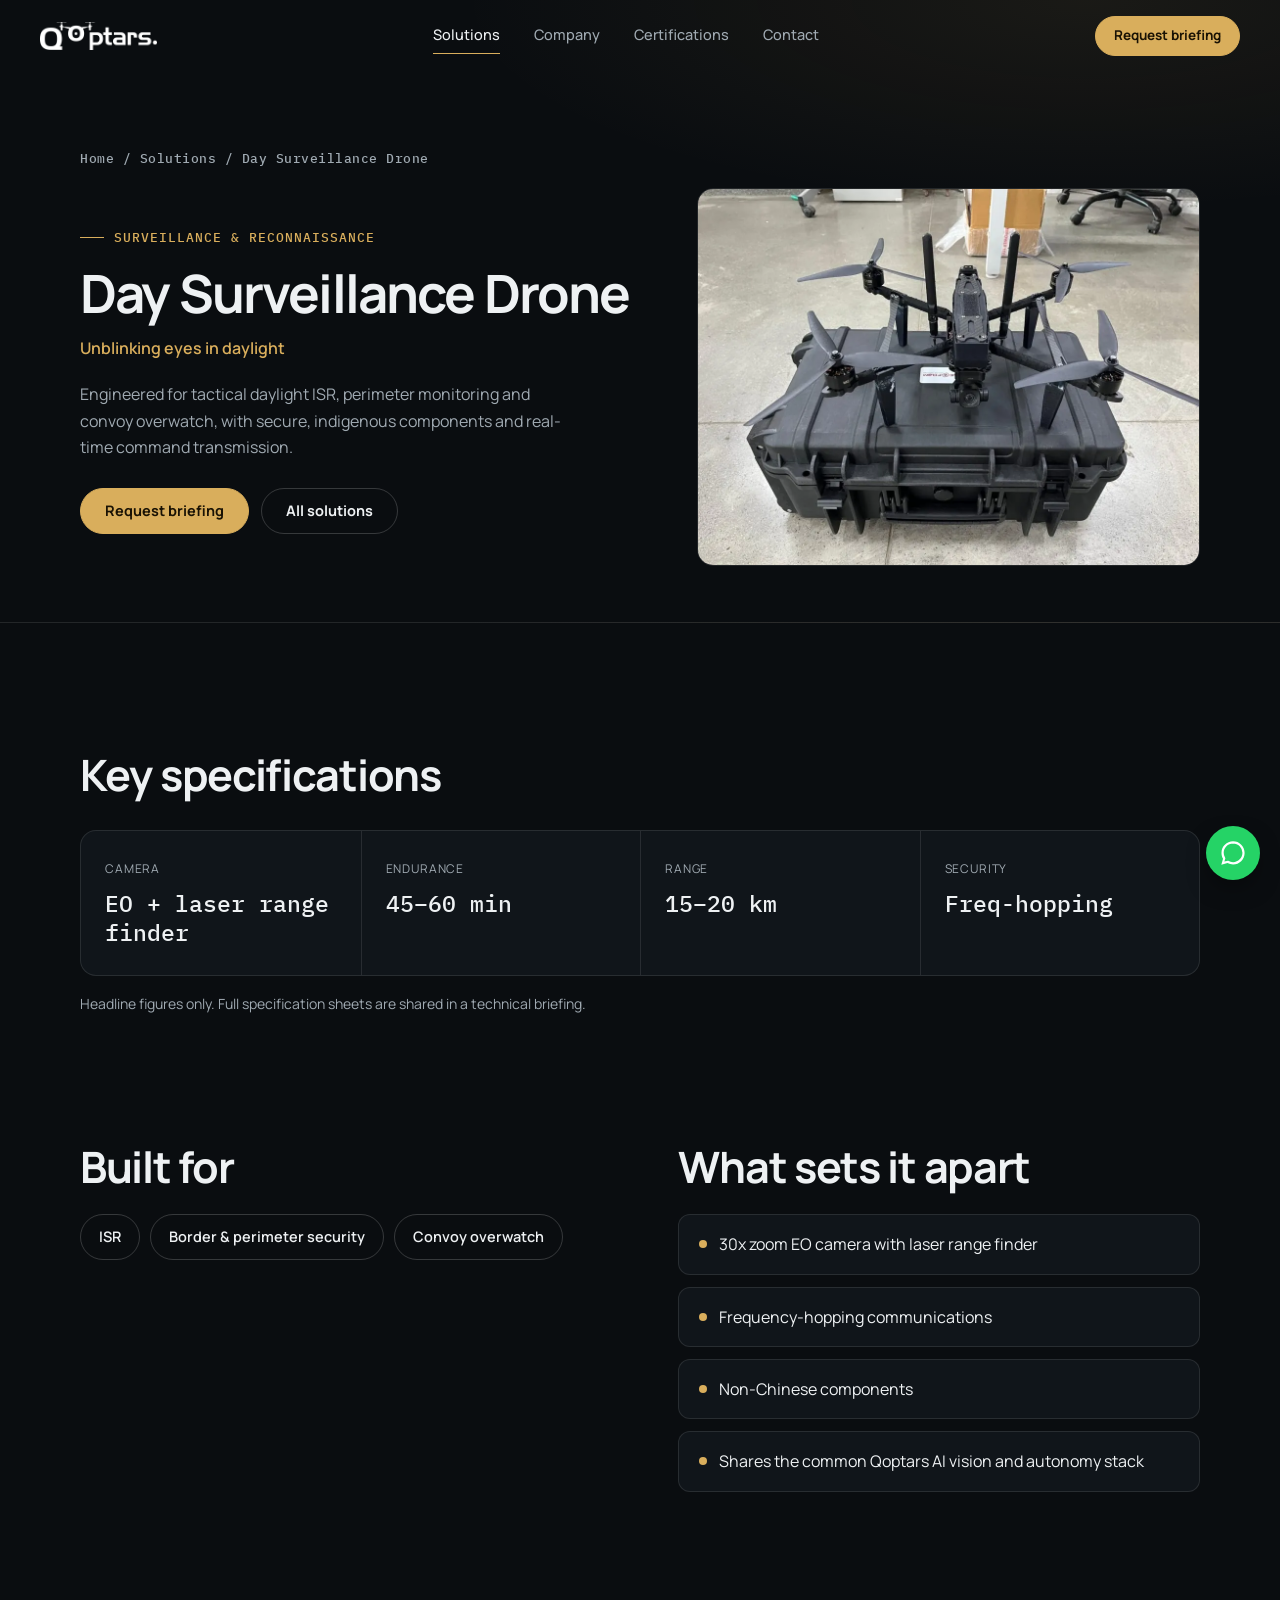
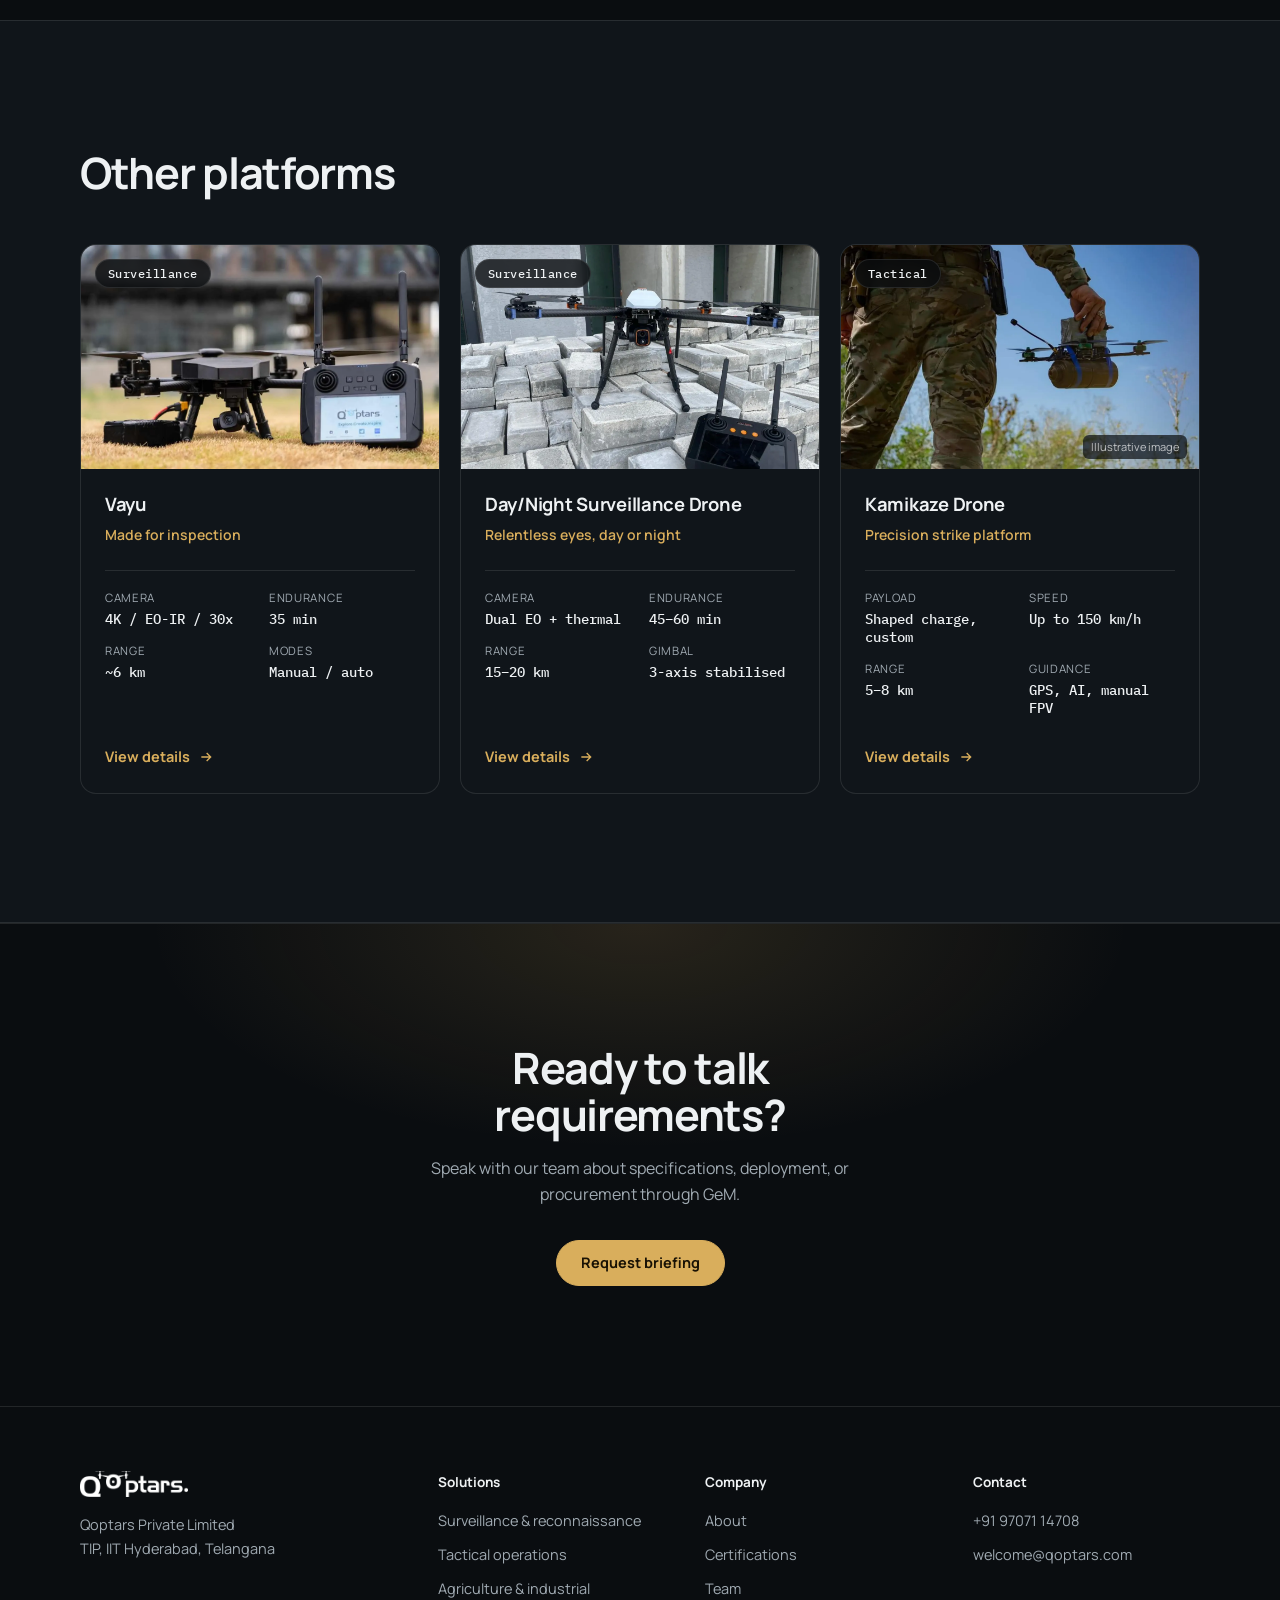
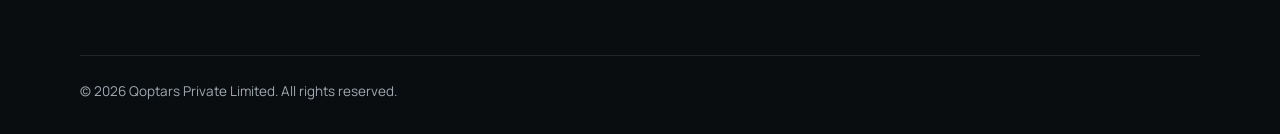
<file: website/solutions/day-surveillance-drone.html>
<!doctype html>
<html lang="en">
<head>
<meta charset="utf-8">
<meta name="viewport" content="width=device-width, initial-scale=1">
<title>Day Surveillance Drone | Qoptars</title>
<meta name="description" content="Day Surveillance Drone: Engineered for tactical daylight ISR, perimeter monitoring and convoy overwatch, with secure, indigenous components and real-time command transmission.">
<meta name="theme-color" content="#0a0d10">
<meta name="color-scheme" content="dark">
<meta property="og:title" content="Day Surveillance Drone | Qoptars">
<meta property="og:description" content="Day Surveillance Drone: Engineered for tactical daylight ISR, perimeter monitoring and convoy overwatch, with secure, indigenous components and real-time command transmission.">
<meta property="og:type" content="website">
<link rel="icon" href="../assets/img/logo.png">
<link rel="preload" href="../assets/fonts/manrope.woff2" as="font" type="font/woff2" crossorigin>
<link rel="stylesheet" href="../assets/css/site.css">
</head>
<body>
<a class="skip" href="#main">Skip to content</a>
<header class="site-header">
  <a class="logo" href="../index.html" aria-label="Qoptars home"><img src="../assets/img/logo.png" alt="Qoptars" width="116" height="28"></a>
  <nav class="nav" aria-label="Primary"><a href="../solutions.html" aria-current="page">Solutions</a><a href="../company.html">Company</a><a href="../company.html#certifications">Certifications</a><a href="../contact.html">Contact</a></nav>
  <div class="hdr-right">
    <a class="btn btn-sm" href="../contact.html">Request briefing</a>
    <button class="hamburger" id="burger" aria-label="Open menu" aria-expanded="false" aria-controls="mobile-menu"><span></span><span></span><span></span></button>
  </div>
</header>
<div class="mobile-menu" id="mobile-menu"><a href="../solutions.html">Solutions</a><a href="../company.html">Company</a><a href="../company.html#certifications">Certifications</a><a href="../contact.html">Contact</a><a class="btn" href="../contact.html">Request briefing</a></div>

<main id="main">
<section class="page-head"><div class="wrap">
<p class="crumbs"><a href="../index.html">Home</a> / <a href="../solutions.html">Solutions</a> / Day Surveillance Drone</p>
<div class="pd"><div><p class="eyebrow">Surveillance & reconnaissance</p><h1 style="font-size:clamp(2rem,4.2vw,3.3rem)">Day Surveillance Drone</h1>
<p class="sub" style="margin-top:14px">Unblinking eyes in daylight</p><p class="pd-desc">Engineered for tactical daylight ISR, perimeter monitoring and convoy overwatch, with secure, indigenous components and real-time command transmission.</p>
<div class="cta-row"><a class="btn" href="../contact.html?product=day-surveillance-drone">Request briefing</a><a class="btn btn-ghost" href="../solutions.html">All solutions</a></div></div><figure class="photo"><img src="../assets/img/day-surveillance.webp" alt="Qoptars day surveillance drone on its transport case" width="1400" height="1000" fetchpriority="high"></figure></div></div></section>

<section class="section" style="padding-bottom:0"><div class="wrap"><h2 class="reveal" style="margin-bottom:32px">Key specifications</h2>
<dl class="spec-grid reveal"><div><dt>Camera</dt><dd>EO + laser range finder</dd></div><div><dt>Endurance</dt><dd>45–60 min</dd></div><div><dt>Range</dt><dd>15–20 km</dd></div><div><dt>Security</dt><dd>Freq-hopping</dd></div></dl>
<p class="muted reveal" style="margin-top:16px;font-size:14px">Headline figures only. Full specification sheets are shared in a technical briefing.</p></div></section>

<section class="section"><div class="wrap split" style="align-items:start">
<div class="reveal"><h2 style="margin-bottom:24px">Built for</h2><ul class="uses"><li>ISR</li><li>Border &amp; perimeter security</li><li>Convoy overwatch</li></ul></div>
<div class="reveal" style="--d:.08s"><h2 style="margin-bottom:24px">What sets it apart</h2><ul class="feat"><li>30x zoom EO camera with laser range finder</li><li>Frequency-hopping communications</li><li>Non-Chinese components</li><li>Shares the common Qoptars AI vision and autonomy stack</li></ul></div></div></section>

<section class="section alt"><div class="wrap"><div class="sec-head"><h2 class="reveal">Other platforms</h2></div><div class="grid"><article class="card reveal" data-cat="Surveillance"><div class="card-img"><span class="tag">Surveillance</span><img src="../assets/img/vayu.webp" alt="Qoptars Vayu surveillance drone beside its ground controller" loading="lazy" width="1400" height="900"></div>
<div class="card-body"><h3>Vayu</h3><p class="sub">Made for inspection</p><dl class="specs"><div><dt>Camera</dt><dd>4K / EO-IR / 30x</dd></div><div><dt>Endurance</dt><dd>35 min</dd></div><div><dt>Range</dt><dd>~6 km</dd></div><div><dt>Modes</dt><dd>Manual / auto</dd></div></dl>
<a class="link-arrow" href="../solutions/vayu.html" aria-label="View Vayu details">View details <svg width="16" height="16" viewBox="0 0 24 24" fill="none" stroke="currentColor" stroke-width="2" aria-hidden="true"><path d="M5 12h14M13 6l6 6-6 6"/></svg></a></div></article><article class="card reveal" data-cat="Surveillance"><div class="card-img"><span class="tag">Surveillance</span><img src="../assets/img/day-night-surveillance.webp" alt="Qoptars day/night surveillance drone with its ground controller" loading="lazy" width="1400" height="900"></div>
<div class="card-body"><h3>Day/Night Surveillance Drone</h3><p class="sub">Relentless eyes, day or night</p><dl class="specs"><div><dt>Camera</dt><dd>Dual EO + thermal</dd></div><div><dt>Endurance</dt><dd>45–60 min</dd></div><div><dt>Range</dt><dd>15–20 km</dd></div><div><dt>Gimbal</dt><dd>3-axis stabilised</dd></div></dl>
<a class="link-arrow" href="../solutions/day-night-surveillance-drone.html" aria-label="View Day/Night Surveillance Drone details">View details <svg width="16" height="16" viewBox="0 0 24 24" fill="none" stroke="currentColor" stroke-width="2" aria-hidden="true"><path d="M5 12h14M13 6l6 6-6 6"/></svg></a></div></article><article class="card reveal" data-cat="Tactical"><div class="card-img"><span class="tag">Tactical</span><img src="../assets/img/kamikaze.webp" alt="Operator carrying an FPV strike drone" loading="lazy" width="1400" height="900"><span class="ill">Illustrative image</span></div>
<div class="card-body"><h3>Kamikaze Drone</h3><p class="sub">Precision strike platform</p><dl class="specs"><div><dt>Payload</dt><dd>Shaped charge, custom</dd></div><div><dt>Speed</dt><dd>Up to 150 km/h</dd></div><div><dt>Range</dt><dd>5–8 km</dd></div><div><dt>Guidance</dt><dd>GPS, AI, manual FPV</dd></div></dl>
<a class="link-arrow" href="../solutions/kamikaze-drone.html" aria-label="View Kamikaze Drone details">View details <svg width="16" height="16" viewBox="0 0 24 24" fill="none" stroke="currentColor" stroke-width="2" aria-hidden="true"><path d="M5 12h14M13 6l6 6-6 6"/></svg></a></div></article></div></div></section>
<section class="cta"><div class="wrap"><h2 class="reveal">Ready to talk requirements?</h2><p class="reveal" style="--d:.05s">Speak with our team about specifications, deployment, or procurement through GeM.</p>
<a class="btn reveal" style="--d:.1s" href="../contact.html">Request briefing</a></div></section>
</main>
<footer class="site-footer">
  <div class="wrap">
    <div class="foot">
      <div><a class="logo" href="../index.html"><img src="../assets/img/logo.png" alt="Qoptars" width="108" height="26"></a>
        <p>Qoptars Private Limited<br>TIP, IIT Hyderabad, Telangana</p></div>
      <div><h4>Solutions</h4>
        <a href="../solutions.html#surveillance">Surveillance &amp; reconnaissance</a>
        <a href="../solutions.html#tactical">Tactical operations</a>
        <a href="../solutions.html#agriculture">Agriculture &amp; industrial</a></div>
      <div><h4>Company</h4>
        <a href="../company.html">About</a>
        <a href="../company.html#certifications">Certifications</a>
        <a href="../company.html#team">Team</a></div>
      <div><h4>Contact</h4>
        <a href="tel:+919707114708">+91 97071 14708</a>
        <a href="mailto:welcome@qoptars.com">welcome@qoptars.com</a></div>
    </div>
    <div class="foot-bottom"><span>&copy; <span id="yr">2026</span> Qoptars Private Limited. All rights reserved.</span></div>
  </div>
</footer>
<a class="wa" href="https://wa.me/919707114708" target="_blank" rel="noopener" aria-label="Chat on WhatsApp"><svg width="28" height="28" viewBox="0 0 24 24" fill="#fff" aria-hidden="true"><path d="M12.04 2C6.58 2 2.13 6.45 2.13 11.91c0 1.75.46 3.45 1.32 4.95L2 22l5.29-1.39c1.45.79 3.08 1.21 4.75 1.21h.01c5.46 0 9.91-4.45 9.91-9.91 0-2.65-1.03-5.14-2.9-7.01A9.87 9.87 0 0012.04 2m0 1.8c2.15 0 4.16.84 5.68 2.36a7.98 7.98 0 012.35 5.67c0 4.42-3.6 8.02-8.03 8.02a8.01 8.01 0 01-4.08-1.11l-.29-.17-3.03.8.81-2.95-.19-.3a7.96 7.96 0 01-1.23-4.26c0-4.42 3.6-8.06 8.02-8.06"/></svg></a>
<script src="../assets/js/site.js" defer></script>
</body>
</html>
</file>
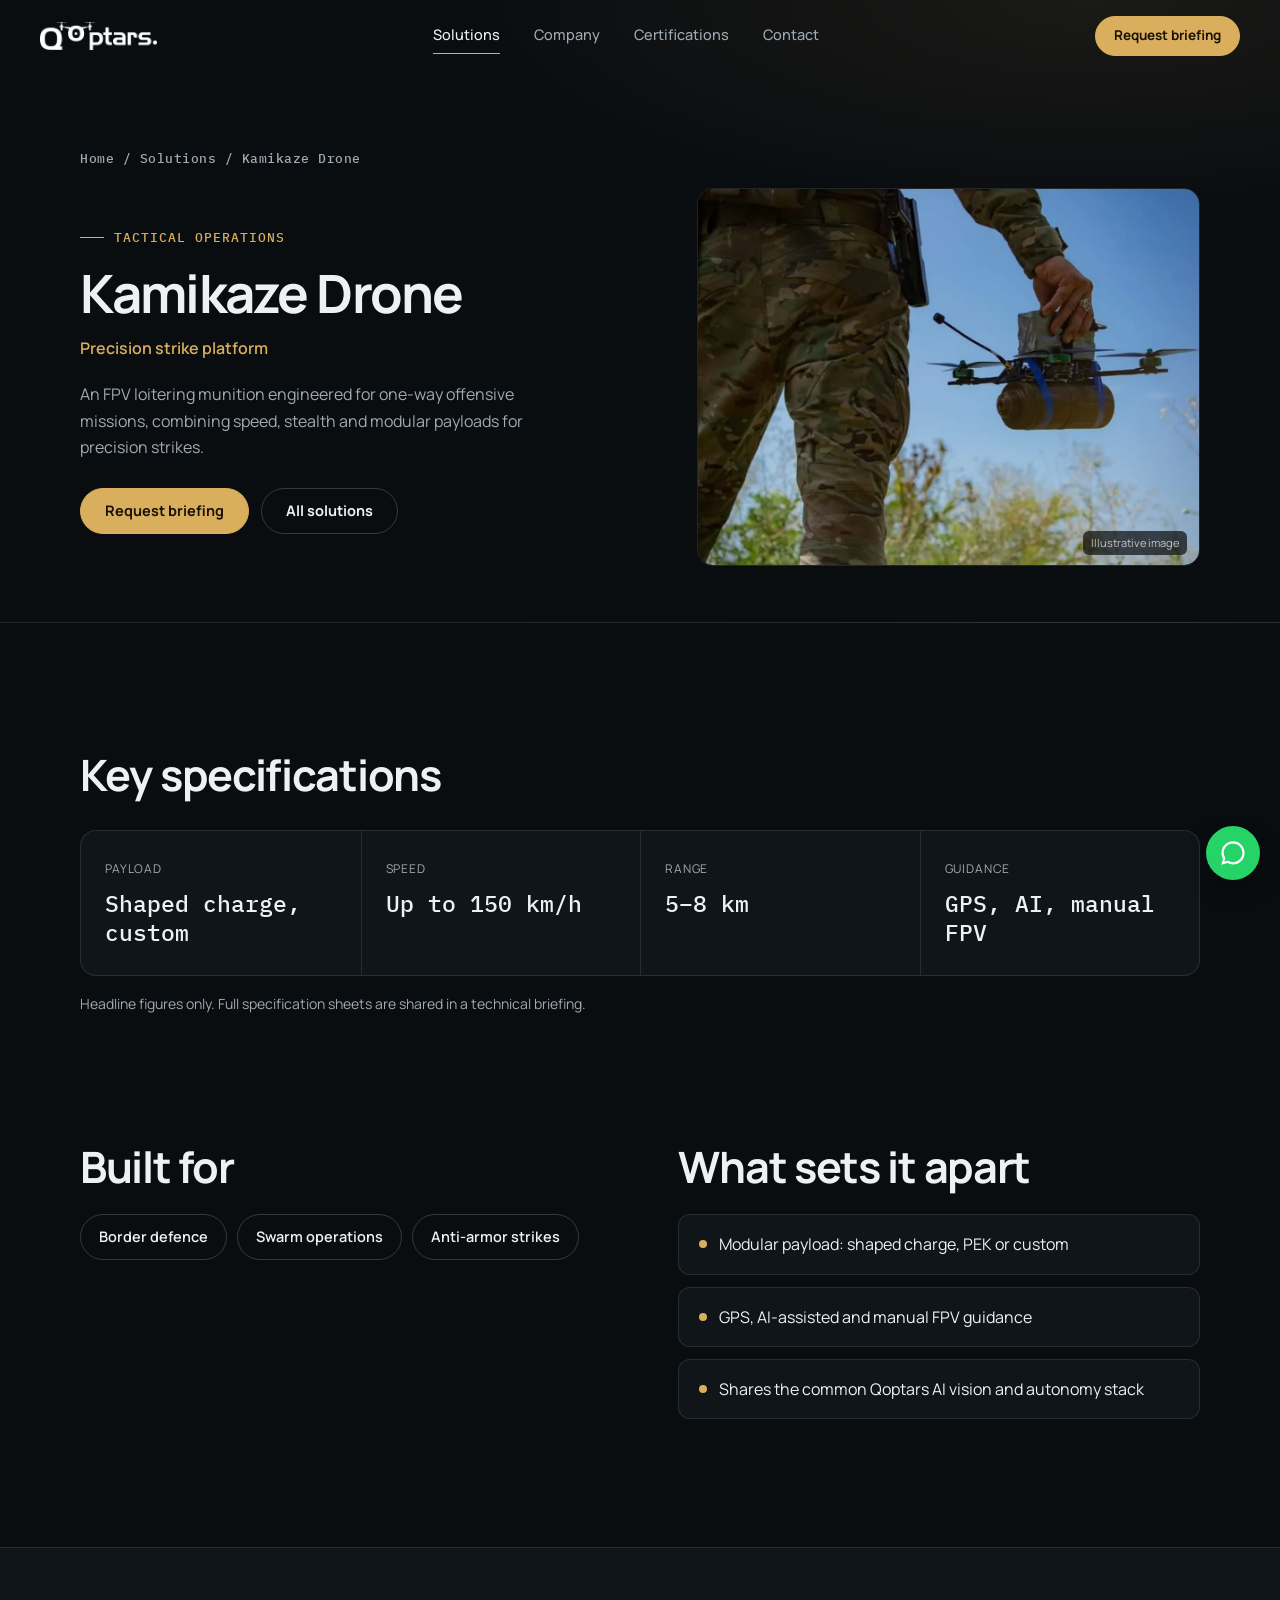
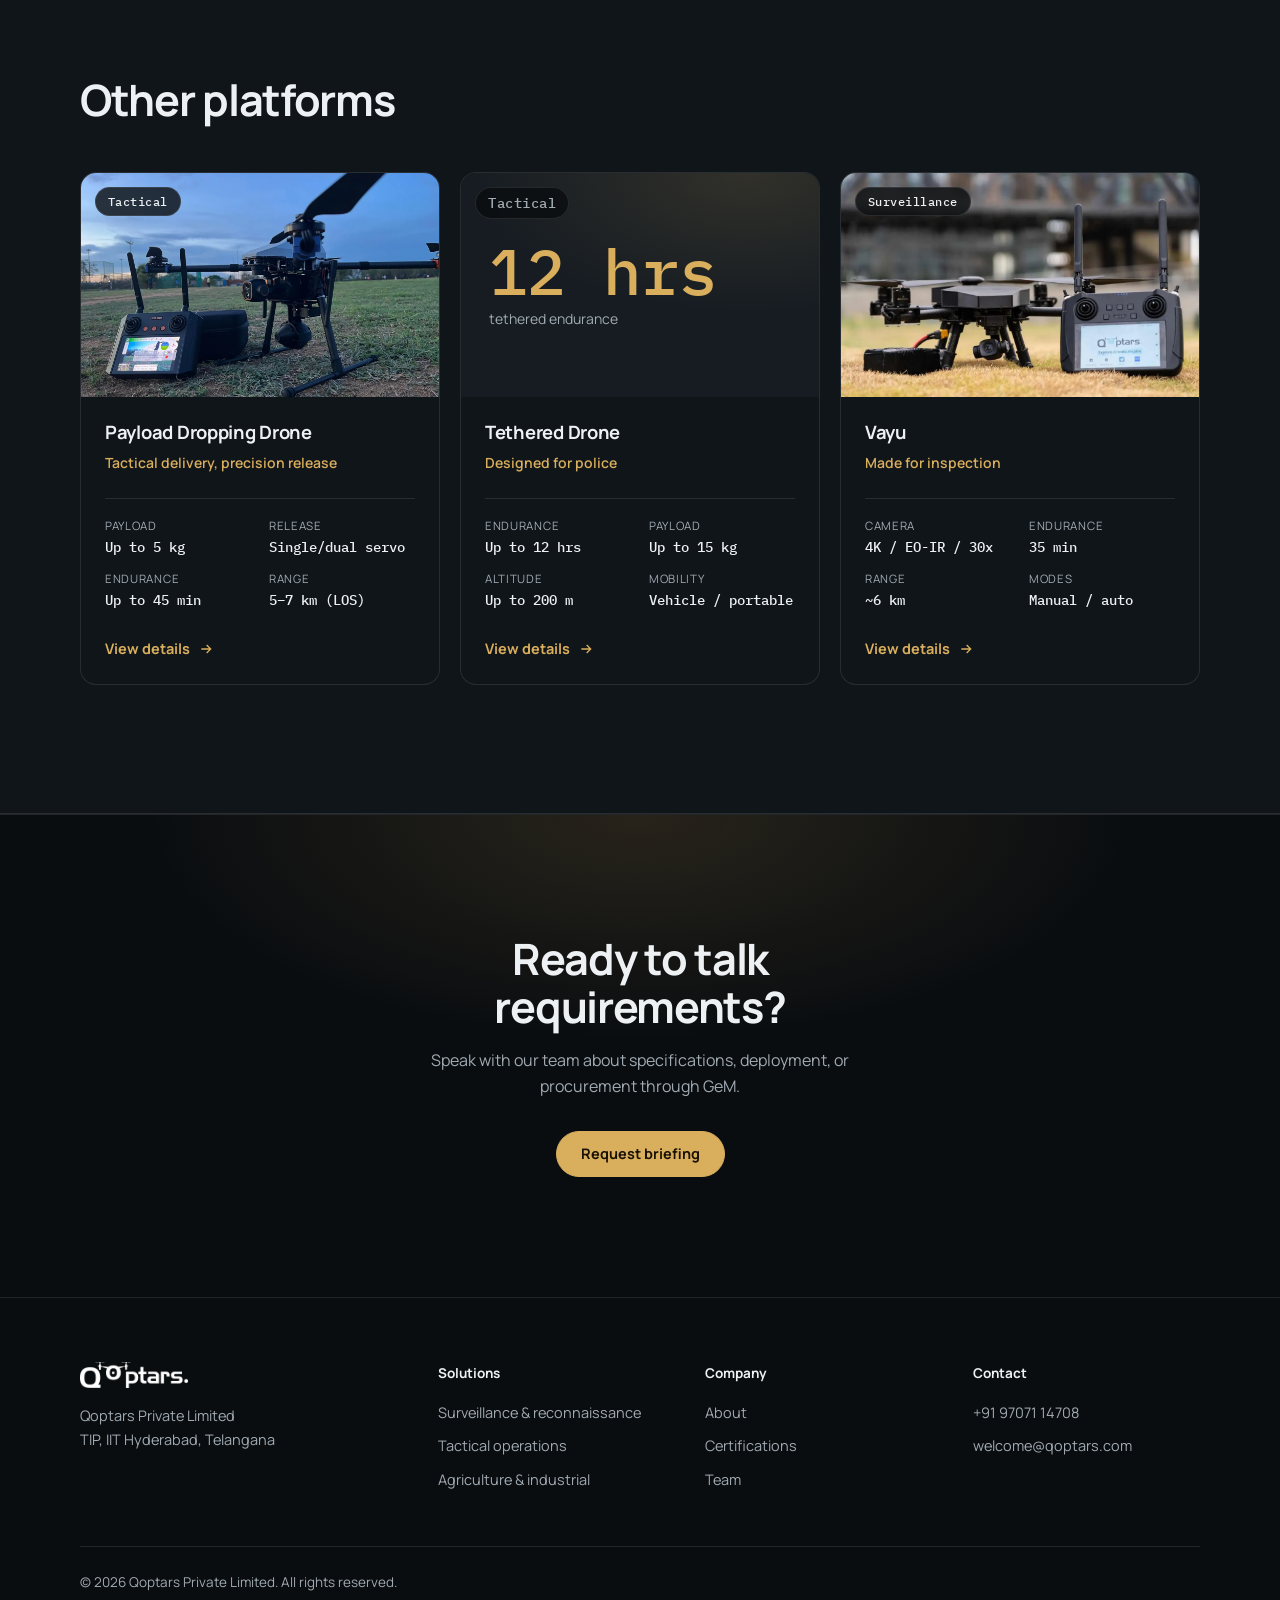
<file: website/solutions/kamikaze-drone.html>
<!doctype html>
<html lang="en">
<head>
<meta charset="utf-8">
<meta name="viewport" content="width=device-width, initial-scale=1">
<title>Kamikaze Drone | Qoptars</title>
<meta name="description" content="Kamikaze Drone: An FPV loitering munition engineered for one-way offensive missions, combining speed, stealth and modular payloads for precision strikes.">
<meta name="theme-color" content="#0a0d10">
<meta name="color-scheme" content="dark">
<meta property="og:title" content="Kamikaze Drone | Qoptars">
<meta property="og:description" content="Kamikaze Drone: An FPV loitering munition engineered for one-way offensive missions, combining speed, stealth and modular payloads for precision strikes.">
<meta property="og:type" content="website">
<link rel="icon" href="../assets/img/logo.png">
<link rel="preload" href="../assets/fonts/manrope.woff2" as="font" type="font/woff2" crossorigin>
<link rel="stylesheet" href="../assets/css/site.css">
</head>
<body>
<a class="skip" href="#main">Skip to content</a>
<header class="site-header">
  <a class="logo" href="../index.html" aria-label="Qoptars home"><img src="../assets/img/logo.png" alt="Qoptars" width="116" height="28"></a>
  <nav class="nav" aria-label="Primary"><a href="../solutions.html" aria-current="page">Solutions</a><a href="../company.html">Company</a><a href="../company.html#certifications">Certifications</a><a href="../contact.html">Contact</a></nav>
  <div class="hdr-right">
    <a class="btn btn-sm" href="../contact.html">Request briefing</a>
    <button class="hamburger" id="burger" aria-label="Open menu" aria-expanded="false" aria-controls="mobile-menu"><span></span><span></span><span></span></button>
  </div>
</header>
<div class="mobile-menu" id="mobile-menu"><a href="../solutions.html">Solutions</a><a href="../company.html">Company</a><a href="../company.html#certifications">Certifications</a><a href="../contact.html">Contact</a><a class="btn" href="../contact.html">Request briefing</a></div>

<main id="main">
<section class="page-head"><div class="wrap">
<p class="crumbs"><a href="../index.html">Home</a> / <a href="../solutions.html">Solutions</a> / Kamikaze Drone</p>
<div class="pd"><div><p class="eyebrow">Tactical operations</p><h1 style="font-size:clamp(2rem,4.2vw,3.3rem)">Kamikaze Drone</h1>
<p class="sub" style="margin-top:14px">Precision strike platform</p><p class="pd-desc">An FPV loitering munition engineered for one-way offensive missions, combining speed, stealth and modular payloads for precision strikes.</p>
<div class="cta-row"><a class="btn" href="../contact.html?product=kamikaze-drone">Request briefing</a><a class="btn btn-ghost" href="../solutions.html">All solutions</a></div></div><figure class="photo"><img src="../assets/img/kamikaze.webp" alt="Operator carrying an FPV strike drone" width="1400" height="1000" fetchpriority="high"><span class="ill">Illustrative image</span></figure></div></div></section>

<section class="section" style="padding-bottom:0"><div class="wrap"><h2 class="reveal" style="margin-bottom:32px">Key specifications</h2>
<dl class="spec-grid reveal"><div><dt>Payload</dt><dd>Shaped charge, custom</dd></div><div><dt>Speed</dt><dd>Up to 150 km/h</dd></div><div><dt>Range</dt><dd>5–8 km</dd></div><div><dt>Guidance</dt><dd>GPS, AI, manual FPV</dd></div></dl>
<p class="muted reveal" style="margin-top:16px;font-size:14px">Headline figures only. Full specification sheets are shared in a technical briefing.</p></div></section>

<section class="section"><div class="wrap split" style="align-items:start">
<div class="reveal"><h2 style="margin-bottom:24px">Built for</h2><ul class="uses"><li>Border defence</li><li>Swarm operations</li><li>Anti-armor strikes</li></ul></div>
<div class="reveal" style="--d:.08s"><h2 style="margin-bottom:24px">What sets it apart</h2><ul class="feat"><li>Modular payload: shaped charge, PEK or custom</li><li>GPS, AI-assisted and manual FPV guidance</li><li>Shares the common Qoptars AI vision and autonomy stack</li></ul></div></div></section>

<section class="section alt"><div class="wrap"><div class="sec-head"><h2 class="reveal">Other platforms</h2></div><div class="grid"><article class="card reveal" data-cat="Tactical"><div class="card-img"><span class="tag">Tactical</span><img src="../assets/img/payload-drop.webp" alt="Qoptars payload dropping drone with its ground controller at dusk" loading="lazy" width="1400" height="900"></div>
<div class="card-body"><h3>Payload Dropping Drone</h3><p class="sub">Tactical delivery, precision release</p><dl class="specs"><div><dt>Payload</dt><dd>Up to 5 kg</dd></div><div><dt>Release</dt><dd>Single/dual servo</dd></div><div><dt>Endurance</dt><dd>Up to 45 min</dd></div><div><dt>Range</dt><dd>5–7 km (LOS)</dd></div></dl>
<a class="link-arrow" href="../solutions/payload-dropping-drone.html" aria-label="View Payload Dropping Drone details">View details <svg width="16" height="16" viewBox="0 0 24 24" fill="none" stroke="currentColor" stroke-width="2" aria-hidden="true"><path d="M5 12h14M13 6l6 6-6 6"/></svg></a></div></article><article class="card reveal" data-cat="Tactical"><div class="card-img metric-img"><span class="tag">Tactical</span><b>12 hrs</b><span>tethered endurance</span></div>
<div class="card-body"><h3>Tethered Drone</h3><p class="sub">Designed for police</p><dl class="specs"><div><dt>Endurance</dt><dd>Up to 12 hrs</dd></div><div><dt>Payload</dt><dd>Up to 15 kg</dd></div><div><dt>Altitude</dt><dd>Up to 200 m</dd></div><div><dt>Mobility</dt><dd>Vehicle / portable</dd></div></dl>
<a class="link-arrow" href="../solutions/tethered-drone.html" aria-label="View Tethered Drone details">View details <svg width="16" height="16" viewBox="0 0 24 24" fill="none" stroke="currentColor" stroke-width="2" aria-hidden="true"><path d="M5 12h14M13 6l6 6-6 6"/></svg></a></div></article><article class="card reveal" data-cat="Surveillance"><div class="card-img"><span class="tag">Surveillance</span><img src="../assets/img/vayu.webp" alt="Qoptars Vayu surveillance drone beside its ground controller" loading="lazy" width="1400" height="900"></div>
<div class="card-body"><h3>Vayu</h3><p class="sub">Made for inspection</p><dl class="specs"><div><dt>Camera</dt><dd>4K / EO-IR / 30x</dd></div><div><dt>Endurance</dt><dd>35 min</dd></div><div><dt>Range</dt><dd>~6 km</dd></div><div><dt>Modes</dt><dd>Manual / auto</dd></div></dl>
<a class="link-arrow" href="../solutions/vayu.html" aria-label="View Vayu details">View details <svg width="16" height="16" viewBox="0 0 24 24" fill="none" stroke="currentColor" stroke-width="2" aria-hidden="true"><path d="M5 12h14M13 6l6 6-6 6"/></svg></a></div></article></div></div></section>
<section class="cta"><div class="wrap"><h2 class="reveal">Ready to talk requirements?</h2><p class="reveal" style="--d:.05s">Speak with our team about specifications, deployment, or procurement through GeM.</p>
<a class="btn reveal" style="--d:.1s" href="../contact.html">Request briefing</a></div></section>
</main>
<footer class="site-footer">
  <div class="wrap">
    <div class="foot">
      <div><a class="logo" href="../index.html"><img src="../assets/img/logo.png" alt="Qoptars" width="108" height="26"></a>
        <p>Qoptars Private Limited<br>TIP, IIT Hyderabad, Telangana</p></div>
      <div><h4>Solutions</h4>
        <a href="../solutions.html#surveillance">Surveillance &amp; reconnaissance</a>
        <a href="../solutions.html#tactical">Tactical operations</a>
        <a href="../solutions.html#agriculture">Agriculture &amp; industrial</a></div>
      <div><h4>Company</h4>
        <a href="../company.html">About</a>
        <a href="../company.html#certifications">Certifications</a>
        <a href="../company.html#team">Team</a></div>
      <div><h4>Contact</h4>
        <a href="tel:+919707114708">+91 97071 14708</a>
        <a href="mailto:welcome@qoptars.com">welcome@qoptars.com</a></div>
    </div>
    <div class="foot-bottom"><span>&copy; <span id="yr">2026</span> Qoptars Private Limited. All rights reserved.</span></div>
  </div>
</footer>
<a class="wa" href="https://wa.me/919707114708" target="_blank" rel="noopener" aria-label="Chat on WhatsApp"><svg width="28" height="28" viewBox="0 0 24 24" fill="#fff" aria-hidden="true"><path d="M12.04 2C6.58 2 2.13 6.45 2.13 11.91c0 1.75.46 3.45 1.32 4.95L2 22l5.29-1.39c1.45.79 3.08 1.21 4.75 1.21h.01c5.46 0 9.91-4.45 9.91-9.91 0-2.65-1.03-5.14-2.9-7.01A9.87 9.87 0 0012.04 2m0 1.8c2.15 0 4.16.84 5.68 2.36a7.98 7.98 0 012.35 5.67c0 4.42-3.6 8.02-8.03 8.02a8.01 8.01 0 01-4.08-1.11l-.29-.17-3.03.8.81-2.95-.19-.3a7.96 7.96 0 01-1.23-4.26c0-4.42 3.6-8.06 8.02-8.06"/></svg></a>
<script src="../assets/js/site.js" defer></script>
</body>
</html>
</file>
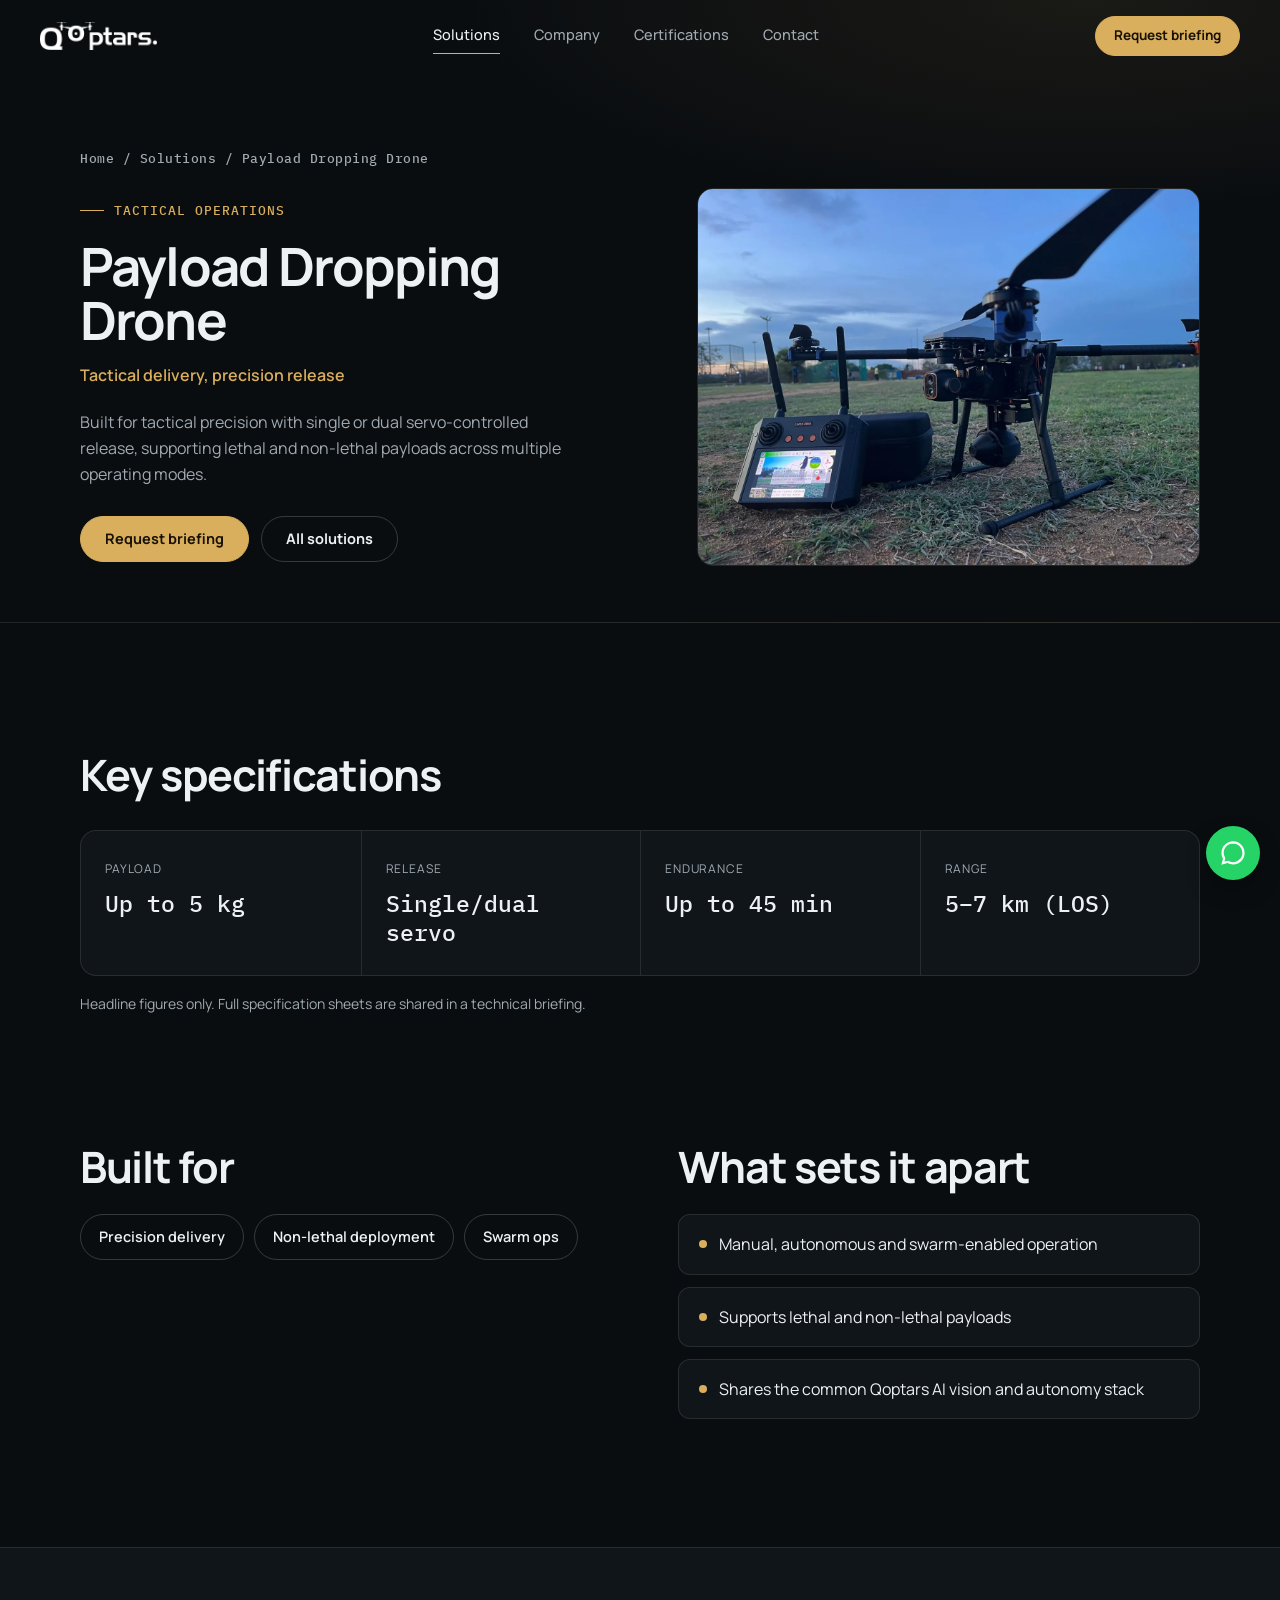
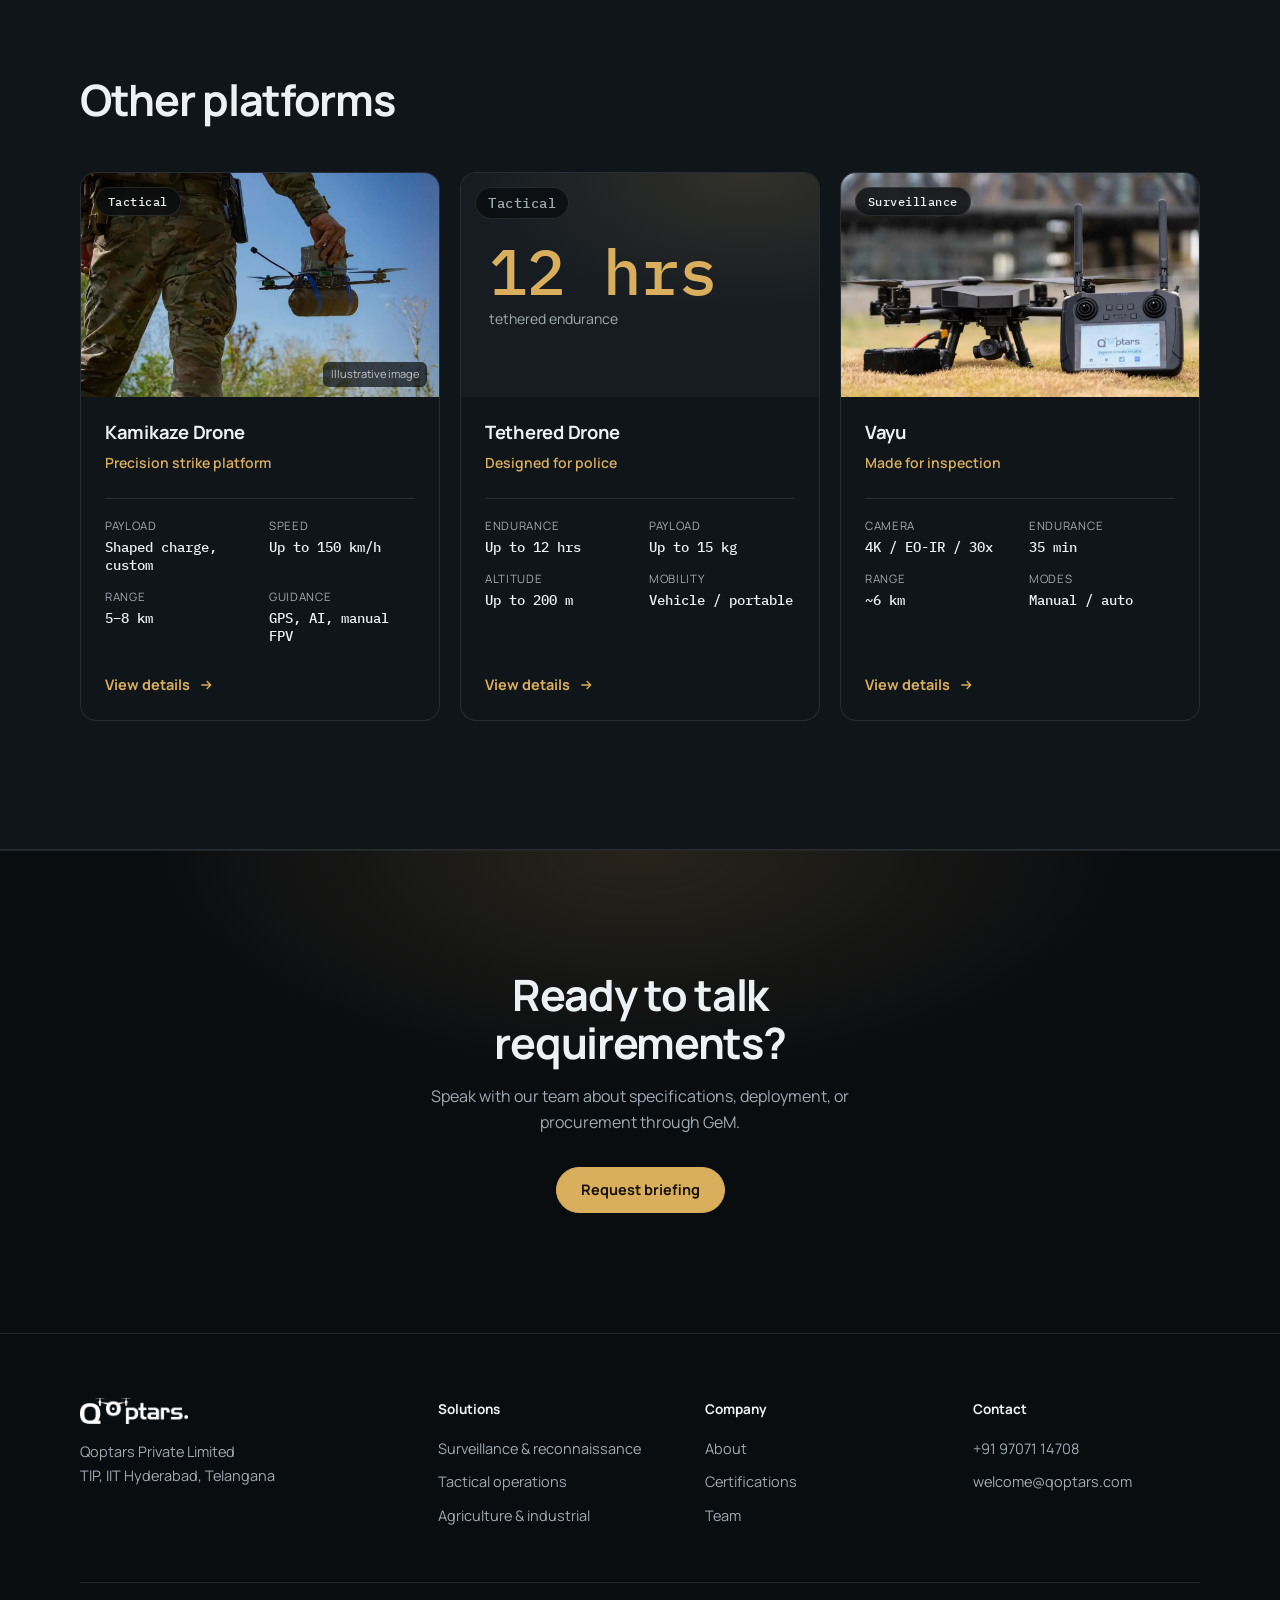
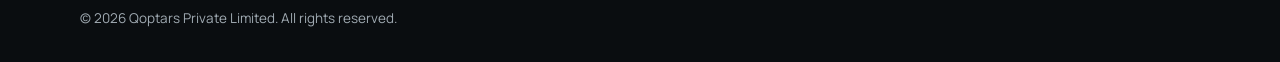
<file: website/solutions/payload-dropping-drone.html>
<!doctype html>
<html lang="en">
<head>
<meta charset="utf-8">
<meta name="viewport" content="width=device-width, initial-scale=1">
<title>Payload Dropping Drone | Qoptars</title>
<meta name="description" content="Payload Dropping Drone: Built for tactical precision with single or dual servo-controlled release, supporting lethal and non-lethal payloads across multiple operating modes.">
<meta name="theme-color" content="#0a0d10">
<meta name="color-scheme" content="dark">
<meta property="og:title" content="Payload Dropping Drone | Qoptars">
<meta property="og:description" content="Payload Dropping Drone: Built for tactical precision with single or dual servo-controlled release, supporting lethal and non-lethal payloads across multiple operating modes.">
<meta property="og:type" content="website">
<link rel="icon" href="../assets/img/logo.png">
<link rel="preload" href="../assets/fonts/manrope.woff2" as="font" type="font/woff2" crossorigin>
<link rel="stylesheet" href="../assets/css/site.css">
</head>
<body>
<a class="skip" href="#main">Skip to content</a>
<header class="site-header">
  <a class="logo" href="../index.html" aria-label="Qoptars home"><img src="../assets/img/logo.png" alt="Qoptars" width="116" height="28"></a>
  <nav class="nav" aria-label="Primary"><a href="../solutions.html" aria-current="page">Solutions</a><a href="../company.html">Company</a><a href="../company.html#certifications">Certifications</a><a href="../contact.html">Contact</a></nav>
  <div class="hdr-right">
    <a class="btn btn-sm" href="../contact.html">Request briefing</a>
    <button class="hamburger" id="burger" aria-label="Open menu" aria-expanded="false" aria-controls="mobile-menu"><span></span><span></span><span></span></button>
  </div>
</header>
<div class="mobile-menu" id="mobile-menu"><a href="../solutions.html">Solutions</a><a href="../company.html">Company</a><a href="../company.html#certifications">Certifications</a><a href="../contact.html">Contact</a><a class="btn" href="../contact.html">Request briefing</a></div>

<main id="main">
<section class="page-head"><div class="wrap">
<p class="crumbs"><a href="../index.html">Home</a> / <a href="../solutions.html">Solutions</a> / Payload Dropping Drone</p>
<div class="pd"><div><p class="eyebrow">Tactical operations</p><h1 style="font-size:clamp(2rem,4.2vw,3.3rem)">Payload Dropping Drone</h1>
<p class="sub" style="margin-top:14px">Tactical delivery, precision release</p><p class="pd-desc">Built for tactical precision with single or dual servo-controlled release, supporting lethal and non-lethal payloads across multiple operating modes.</p>
<div class="cta-row"><a class="btn" href="../contact.html?product=payload-dropping-drone">Request briefing</a><a class="btn btn-ghost" href="../solutions.html">All solutions</a></div></div><figure class="photo"><img src="../assets/img/payload-drop.webp" alt="Qoptars payload dropping drone with its ground controller at dusk" width="1400" height="1000" fetchpriority="high"></figure></div></div></section>

<section class="section" style="padding-bottom:0"><div class="wrap"><h2 class="reveal" style="margin-bottom:32px">Key specifications</h2>
<dl class="spec-grid reveal"><div><dt>Payload</dt><dd>Up to 5 kg</dd></div><div><dt>Release</dt><dd>Single/dual servo</dd></div><div><dt>Endurance</dt><dd>Up to 45 min</dd></div><div><dt>Range</dt><dd>5–7 km (LOS)</dd></div></dl>
<p class="muted reveal" style="margin-top:16px;font-size:14px">Headline figures only. Full specification sheets are shared in a technical briefing.</p></div></section>

<section class="section"><div class="wrap split" style="align-items:start">
<div class="reveal"><h2 style="margin-bottom:24px">Built for</h2><ul class="uses"><li>Precision delivery</li><li>Non-lethal deployment</li><li>Swarm ops</li></ul></div>
<div class="reveal" style="--d:.08s"><h2 style="margin-bottom:24px">What sets it apart</h2><ul class="feat"><li>Manual, autonomous and swarm-enabled operation</li><li>Supports lethal and non-lethal payloads</li><li>Shares the common Qoptars AI vision and autonomy stack</li></ul></div></div></section>

<section class="section alt"><div class="wrap"><div class="sec-head"><h2 class="reveal">Other platforms</h2></div><div class="grid"><article class="card reveal" data-cat="Tactical"><div class="card-img"><span class="tag">Tactical</span><img src="../assets/img/kamikaze.webp" alt="Operator carrying an FPV strike drone" loading="lazy" width="1400" height="900"><span class="ill">Illustrative image</span></div>
<div class="card-body"><h3>Kamikaze Drone</h3><p class="sub">Precision strike platform</p><dl class="specs"><div><dt>Payload</dt><dd>Shaped charge, custom</dd></div><div><dt>Speed</dt><dd>Up to 150 km/h</dd></div><div><dt>Range</dt><dd>5–8 km</dd></div><div><dt>Guidance</dt><dd>GPS, AI, manual FPV</dd></div></dl>
<a class="link-arrow" href="../solutions/kamikaze-drone.html" aria-label="View Kamikaze Drone details">View details <svg width="16" height="16" viewBox="0 0 24 24" fill="none" stroke="currentColor" stroke-width="2" aria-hidden="true"><path d="M5 12h14M13 6l6 6-6 6"/></svg></a></div></article><article class="card reveal" data-cat="Tactical"><div class="card-img metric-img"><span class="tag">Tactical</span><b>12 hrs</b><span>tethered endurance</span></div>
<div class="card-body"><h3>Tethered Drone</h3><p class="sub">Designed for police</p><dl class="specs"><div><dt>Endurance</dt><dd>Up to 12 hrs</dd></div><div><dt>Payload</dt><dd>Up to 15 kg</dd></div><div><dt>Altitude</dt><dd>Up to 200 m</dd></div><div><dt>Mobility</dt><dd>Vehicle / portable</dd></div></dl>
<a class="link-arrow" href="../solutions/tethered-drone.html" aria-label="View Tethered Drone details">View details <svg width="16" height="16" viewBox="0 0 24 24" fill="none" stroke="currentColor" stroke-width="2" aria-hidden="true"><path d="M5 12h14M13 6l6 6-6 6"/></svg></a></div></article><article class="card reveal" data-cat="Surveillance"><div class="card-img"><span class="tag">Surveillance</span><img src="../assets/img/vayu.webp" alt="Qoptars Vayu surveillance drone beside its ground controller" loading="lazy" width="1400" height="900"></div>
<div class="card-body"><h3>Vayu</h3><p class="sub">Made for inspection</p><dl class="specs"><div><dt>Camera</dt><dd>4K / EO-IR / 30x</dd></div><div><dt>Endurance</dt><dd>35 min</dd></div><div><dt>Range</dt><dd>~6 km</dd></div><div><dt>Modes</dt><dd>Manual / auto</dd></div></dl>
<a class="link-arrow" href="../solutions/vayu.html" aria-label="View Vayu details">View details <svg width="16" height="16" viewBox="0 0 24 24" fill="none" stroke="currentColor" stroke-width="2" aria-hidden="true"><path d="M5 12h14M13 6l6 6-6 6"/></svg></a></div></article></div></div></section>
<section class="cta"><div class="wrap"><h2 class="reveal">Ready to talk requirements?</h2><p class="reveal" style="--d:.05s">Speak with our team about specifications, deployment, or procurement through GeM.</p>
<a class="btn reveal" style="--d:.1s" href="../contact.html">Request briefing</a></div></section>
</main>
<footer class="site-footer">
  <div class="wrap">
    <div class="foot">
      <div><a class="logo" href="../index.html"><img src="../assets/img/logo.png" alt="Qoptars" width="108" height="26"></a>
        <p>Qoptars Private Limited<br>TIP, IIT Hyderabad, Telangana</p></div>
      <div><h4>Solutions</h4>
        <a href="../solutions.html#surveillance">Surveillance &amp; reconnaissance</a>
        <a href="../solutions.html#tactical">Tactical operations</a>
        <a href="../solutions.html#agriculture">Agriculture &amp; industrial</a></div>
      <div><h4>Company</h4>
        <a href="../company.html">About</a>
        <a href="../company.html#certifications">Certifications</a>
        <a href="../company.html#team">Team</a></div>
      <div><h4>Contact</h4>
        <a href="tel:+919707114708">+91 97071 14708</a>
        <a href="mailto:welcome@qoptars.com">welcome@qoptars.com</a></div>
    </div>
    <div class="foot-bottom"><span>&copy; <span id="yr">2026</span> Qoptars Private Limited. All rights reserved.</span></div>
  </div>
</footer>
<a class="wa" href="https://wa.me/919707114708" target="_blank" rel="noopener" aria-label="Chat on WhatsApp"><svg width="28" height="28" viewBox="0 0 24 24" fill="#fff" aria-hidden="true"><path d="M12.04 2C6.58 2 2.13 6.45 2.13 11.91c0 1.75.46 3.45 1.32 4.95L2 22l5.29-1.39c1.45.79 3.08 1.21 4.75 1.21h.01c5.46 0 9.91-4.45 9.91-9.91 0-2.65-1.03-5.14-2.9-7.01A9.87 9.87 0 0012.04 2m0 1.8c2.15 0 4.16.84 5.68 2.36a7.98 7.98 0 012.35 5.67c0 4.42-3.6 8.02-8.03 8.02a8.01 8.01 0 01-4.08-1.11l-.29-.17-3.03.8.81-2.95-.19-.3a7.96 7.96 0 01-1.23-4.26c0-4.42 3.6-8.06 8.02-8.06"/></svg></a>
<script src="../assets/js/site.js" defer></script>
</body>
</html>
</file>
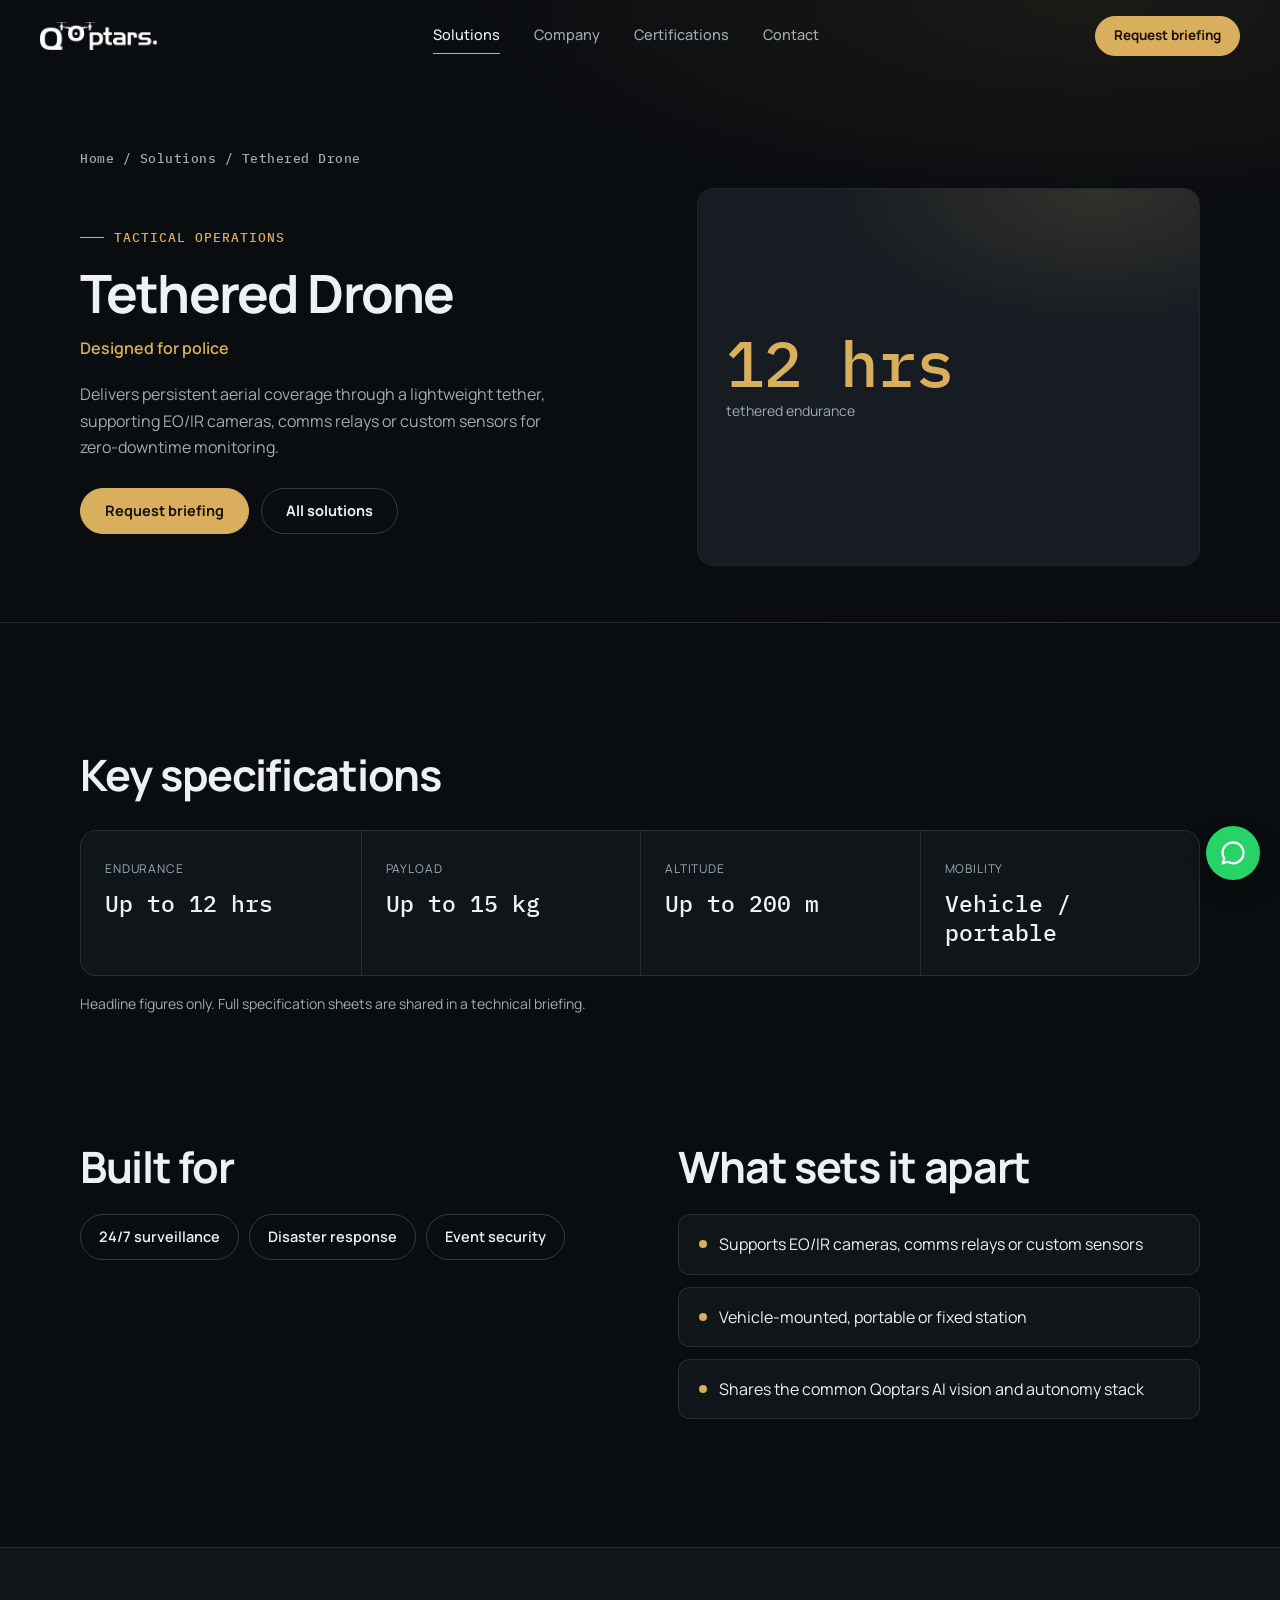
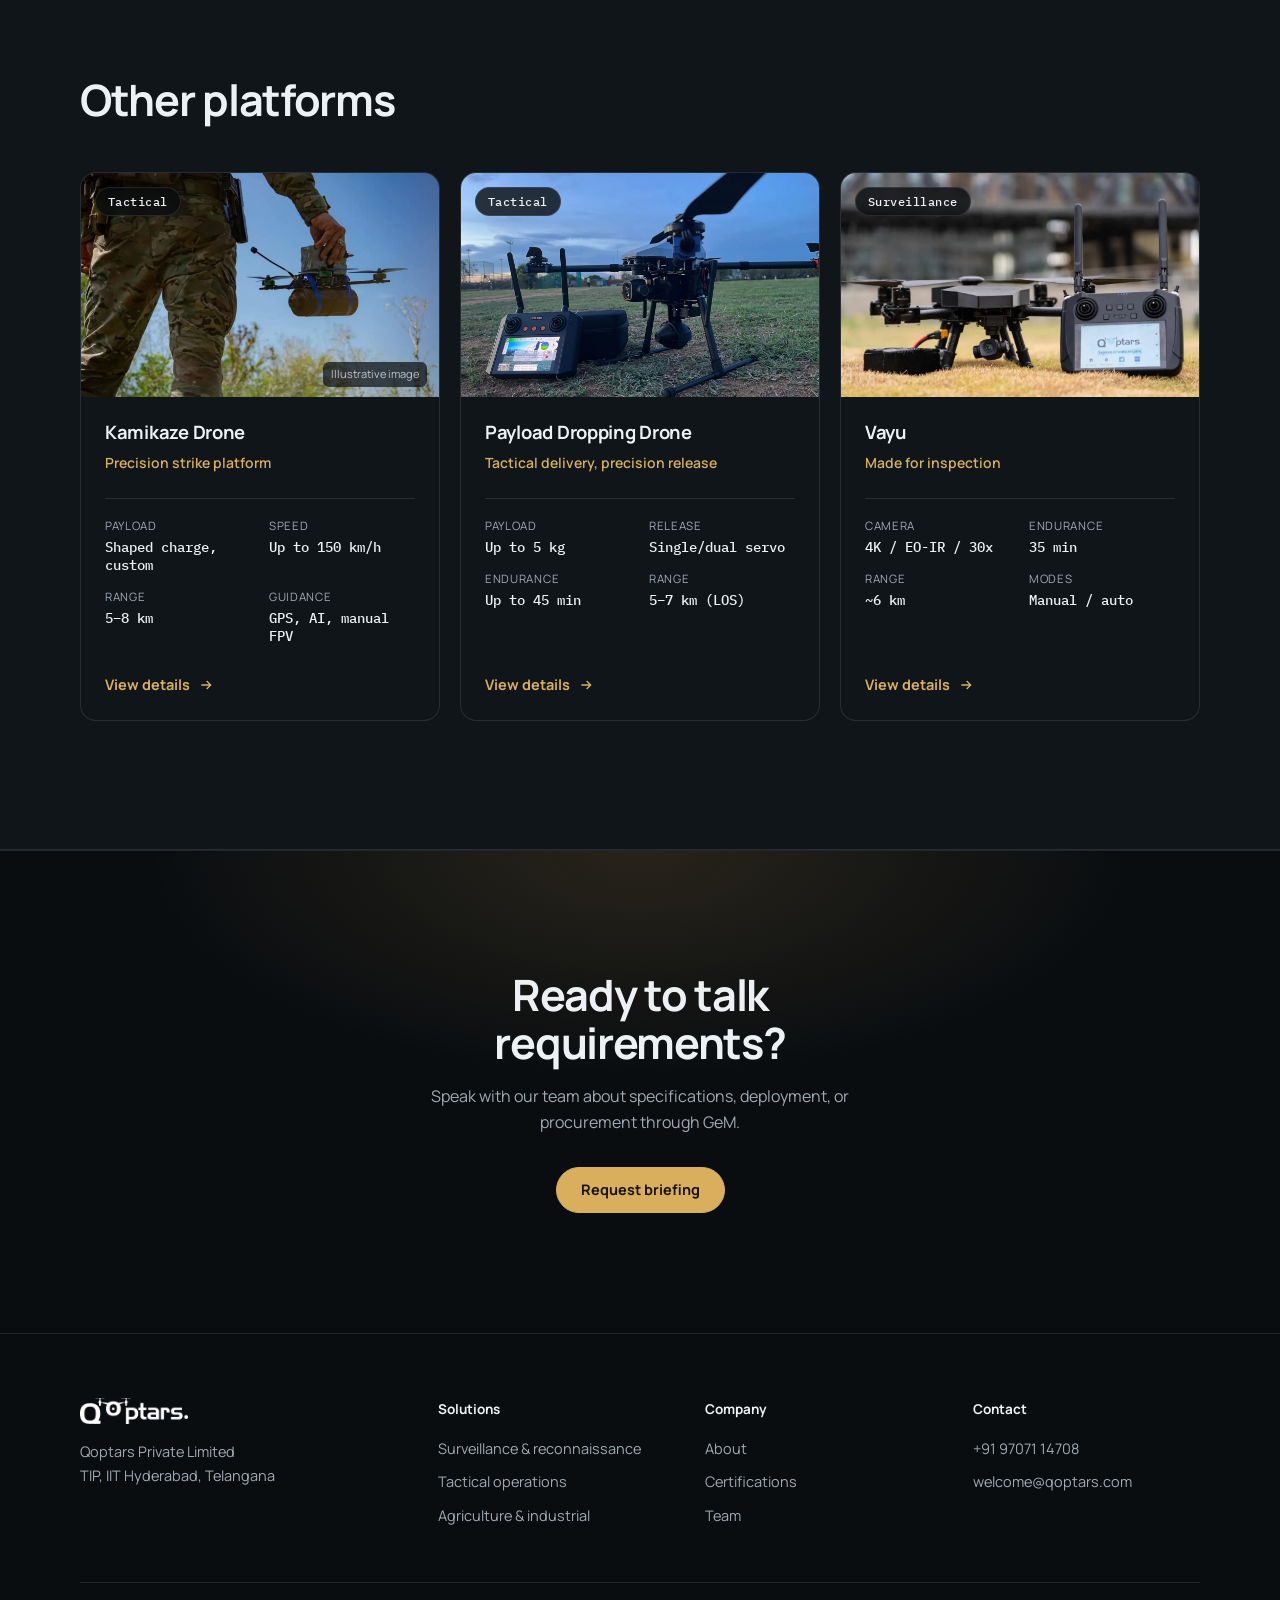
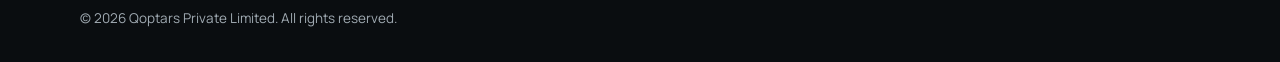
<file: website/solutions/tethered-drone.html>
<!doctype html>
<html lang="en">
<head>
<meta charset="utf-8">
<meta name="viewport" content="width=device-width, initial-scale=1">
<title>Tethered Drone | Qoptars</title>
<meta name="description" content="Tethered Drone: Delivers persistent aerial coverage through a lightweight tether, supporting EO/IR cameras, comms relays or custom sensors for zero-downtime monitoring.">
<meta name="theme-color" content="#0a0d10">
<meta name="color-scheme" content="dark">
<meta property="og:title" content="Tethered Drone | Qoptars">
<meta property="og:description" content="Tethered Drone: Delivers persistent aerial coverage through a lightweight tether, supporting EO/IR cameras, comms relays or custom sensors for zero-downtime monitoring.">
<meta property="og:type" content="website">
<link rel="icon" href="../assets/img/logo.png">
<link rel="preload" href="../assets/fonts/manrope.woff2" as="font" type="font/woff2" crossorigin>
<link rel="stylesheet" href="../assets/css/site.css">
</head>
<body>
<a class="skip" href="#main">Skip to content</a>
<header class="site-header">
  <a class="logo" href="../index.html" aria-label="Qoptars home"><img src="../assets/img/logo.png" alt="Qoptars" width="116" height="28"></a>
  <nav class="nav" aria-label="Primary"><a href="../solutions.html" aria-current="page">Solutions</a><a href="../company.html">Company</a><a href="../company.html#certifications">Certifications</a><a href="../contact.html">Contact</a></nav>
  <div class="hdr-right">
    <a class="btn btn-sm" href="../contact.html">Request briefing</a>
    <button class="hamburger" id="burger" aria-label="Open menu" aria-expanded="false" aria-controls="mobile-menu"><span></span><span></span><span></span></button>
  </div>
</header>
<div class="mobile-menu" id="mobile-menu"><a href="../solutions.html">Solutions</a><a href="../company.html">Company</a><a href="../company.html#certifications">Certifications</a><a href="../contact.html">Contact</a><a class="btn" href="../contact.html">Request briefing</a></div>

<main id="main">
<section class="page-head"><div class="wrap">
<p class="crumbs"><a href="../index.html">Home</a> / <a href="../solutions.html">Solutions</a> / Tethered Drone</p>
<div class="pd"><div><p class="eyebrow">Tactical operations</p><h1 style="font-size:clamp(2rem,4.2vw,3.3rem)">Tethered Drone</h1>
<p class="sub" style="margin-top:14px">Designed for police</p><p class="pd-desc">Delivers persistent aerial coverage through a lightweight tether, supporting EO/IR cameras, comms relays or custom sensors for zero-downtime monitoring.</p>
<div class="cta-row"><a class="btn" href="../contact.html?product=tethered-drone">Request briefing</a><a class="btn btn-ghost" href="../solutions.html">All solutions</a></div></div><figure class="photo"><div class="metric-img"><b>12 hrs</b><span>tethered endurance</span></div></figure></div></div></section>

<section class="section" style="padding-bottom:0"><div class="wrap"><h2 class="reveal" style="margin-bottom:32px">Key specifications</h2>
<dl class="spec-grid reveal"><div><dt>Endurance</dt><dd>Up to 12 hrs</dd></div><div><dt>Payload</dt><dd>Up to 15 kg</dd></div><div><dt>Altitude</dt><dd>Up to 200 m</dd></div><div><dt>Mobility</dt><dd>Vehicle / portable</dd></div></dl>
<p class="muted reveal" style="margin-top:16px;font-size:14px">Headline figures only. Full specification sheets are shared in a technical briefing.</p></div></section>

<section class="section"><div class="wrap split" style="align-items:start">
<div class="reveal"><h2 style="margin-bottom:24px">Built for</h2><ul class="uses"><li>24/7 surveillance</li><li>Disaster response</li><li>Event security</li></ul></div>
<div class="reveal" style="--d:.08s"><h2 style="margin-bottom:24px">What sets it apart</h2><ul class="feat"><li>Supports EO/IR cameras, comms relays or custom sensors</li><li>Vehicle-mounted, portable or fixed station</li><li>Shares the common Qoptars AI vision and autonomy stack</li></ul></div></div></section>

<section class="section alt"><div class="wrap"><div class="sec-head"><h2 class="reveal">Other platforms</h2></div><div class="grid"><article class="card reveal" data-cat="Tactical"><div class="card-img"><span class="tag">Tactical</span><img src="../assets/img/kamikaze.webp" alt="Operator carrying an FPV strike drone" loading="lazy" width="1400" height="900"><span class="ill">Illustrative image</span></div>
<div class="card-body"><h3>Kamikaze Drone</h3><p class="sub">Precision strike platform</p><dl class="specs"><div><dt>Payload</dt><dd>Shaped charge, custom</dd></div><div><dt>Speed</dt><dd>Up to 150 km/h</dd></div><div><dt>Range</dt><dd>5–8 km</dd></div><div><dt>Guidance</dt><dd>GPS, AI, manual FPV</dd></div></dl>
<a class="link-arrow" href="../solutions/kamikaze-drone.html" aria-label="View Kamikaze Drone details">View details <svg width="16" height="16" viewBox="0 0 24 24" fill="none" stroke="currentColor" stroke-width="2" aria-hidden="true"><path d="M5 12h14M13 6l6 6-6 6"/></svg></a></div></article><article class="card reveal" data-cat="Tactical"><div class="card-img"><span class="tag">Tactical</span><img src="../assets/img/payload-drop.webp" alt="Qoptars payload dropping drone with its ground controller at dusk" loading="lazy" width="1400" height="900"></div>
<div class="card-body"><h3>Payload Dropping Drone</h3><p class="sub">Tactical delivery, precision release</p><dl class="specs"><div><dt>Payload</dt><dd>Up to 5 kg</dd></div><div><dt>Release</dt><dd>Single/dual servo</dd></div><div><dt>Endurance</dt><dd>Up to 45 min</dd></div><div><dt>Range</dt><dd>5–7 km (LOS)</dd></div></dl>
<a class="link-arrow" href="../solutions/payload-dropping-drone.html" aria-label="View Payload Dropping Drone details">View details <svg width="16" height="16" viewBox="0 0 24 24" fill="none" stroke="currentColor" stroke-width="2" aria-hidden="true"><path d="M5 12h14M13 6l6 6-6 6"/></svg></a></div></article><article class="card reveal" data-cat="Surveillance"><div class="card-img"><span class="tag">Surveillance</span><img src="../assets/img/vayu.webp" alt="Qoptars Vayu surveillance drone beside its ground controller" loading="lazy" width="1400" height="900"></div>
<div class="card-body"><h3>Vayu</h3><p class="sub">Made for inspection</p><dl class="specs"><div><dt>Camera</dt><dd>4K / EO-IR / 30x</dd></div><div><dt>Endurance</dt><dd>35 min</dd></div><div><dt>Range</dt><dd>~6 km</dd></div><div><dt>Modes</dt><dd>Manual / auto</dd></div></dl>
<a class="link-arrow" href="../solutions/vayu.html" aria-label="View Vayu details">View details <svg width="16" height="16" viewBox="0 0 24 24" fill="none" stroke="currentColor" stroke-width="2" aria-hidden="true"><path d="M5 12h14M13 6l6 6-6 6"/></svg></a></div></article></div></div></section>
<section class="cta"><div class="wrap"><h2 class="reveal">Ready to talk requirements?</h2><p class="reveal" style="--d:.05s">Speak with our team about specifications, deployment, or procurement through GeM.</p>
<a class="btn reveal" style="--d:.1s" href="../contact.html">Request briefing</a></div></section>
</main>
<footer class="site-footer">
  <div class="wrap">
    <div class="foot">
      <div><a class="logo" href="../index.html"><img src="../assets/img/logo.png" alt="Qoptars" width="108" height="26"></a>
        <p>Qoptars Private Limited<br>TIP, IIT Hyderabad, Telangana</p></div>
      <div><h4>Solutions</h4>
        <a href="../solutions.html#surveillance">Surveillance &amp; reconnaissance</a>
        <a href="../solutions.html#tactical">Tactical operations</a>
        <a href="../solutions.html#agriculture">Agriculture &amp; industrial</a></div>
      <div><h4>Company</h4>
        <a href="../company.html">About</a>
        <a href="../company.html#certifications">Certifications</a>
        <a href="../company.html#team">Team</a></div>
      <div><h4>Contact</h4>
        <a href="tel:+919707114708">+91 97071 14708</a>
        <a href="mailto:welcome@qoptars.com">welcome@qoptars.com</a></div>
    </div>
    <div class="foot-bottom"><span>&copy; <span id="yr">2026</span> Qoptars Private Limited. All rights reserved.</span></div>
  </div>
</footer>
<a class="wa" href="https://wa.me/919707114708" target="_blank" rel="noopener" aria-label="Chat on WhatsApp"><svg width="28" height="28" viewBox="0 0 24 24" fill="#fff" aria-hidden="true"><path d="M12.04 2C6.58 2 2.13 6.45 2.13 11.91c0 1.75.46 3.45 1.32 4.95L2 22l5.29-1.39c1.45.79 3.08 1.21 4.75 1.21h.01c5.46 0 9.91-4.45 9.91-9.91 0-2.65-1.03-5.14-2.9-7.01A9.87 9.87 0 0012.04 2m0 1.8c2.15 0 4.16.84 5.68 2.36a7.98 7.98 0 012.35 5.67c0 4.42-3.6 8.02-8.03 8.02a8.01 8.01 0 01-4.08-1.11l-.29-.17-3.03.8.81-2.95-.19-.3a7.96 7.96 0 01-1.23-4.26c0-4.42 3.6-8.06 8.02-8.06"/></svg></a>
<script src="../assets/js/site.js" defer></script>
</body>
</html>
</file>
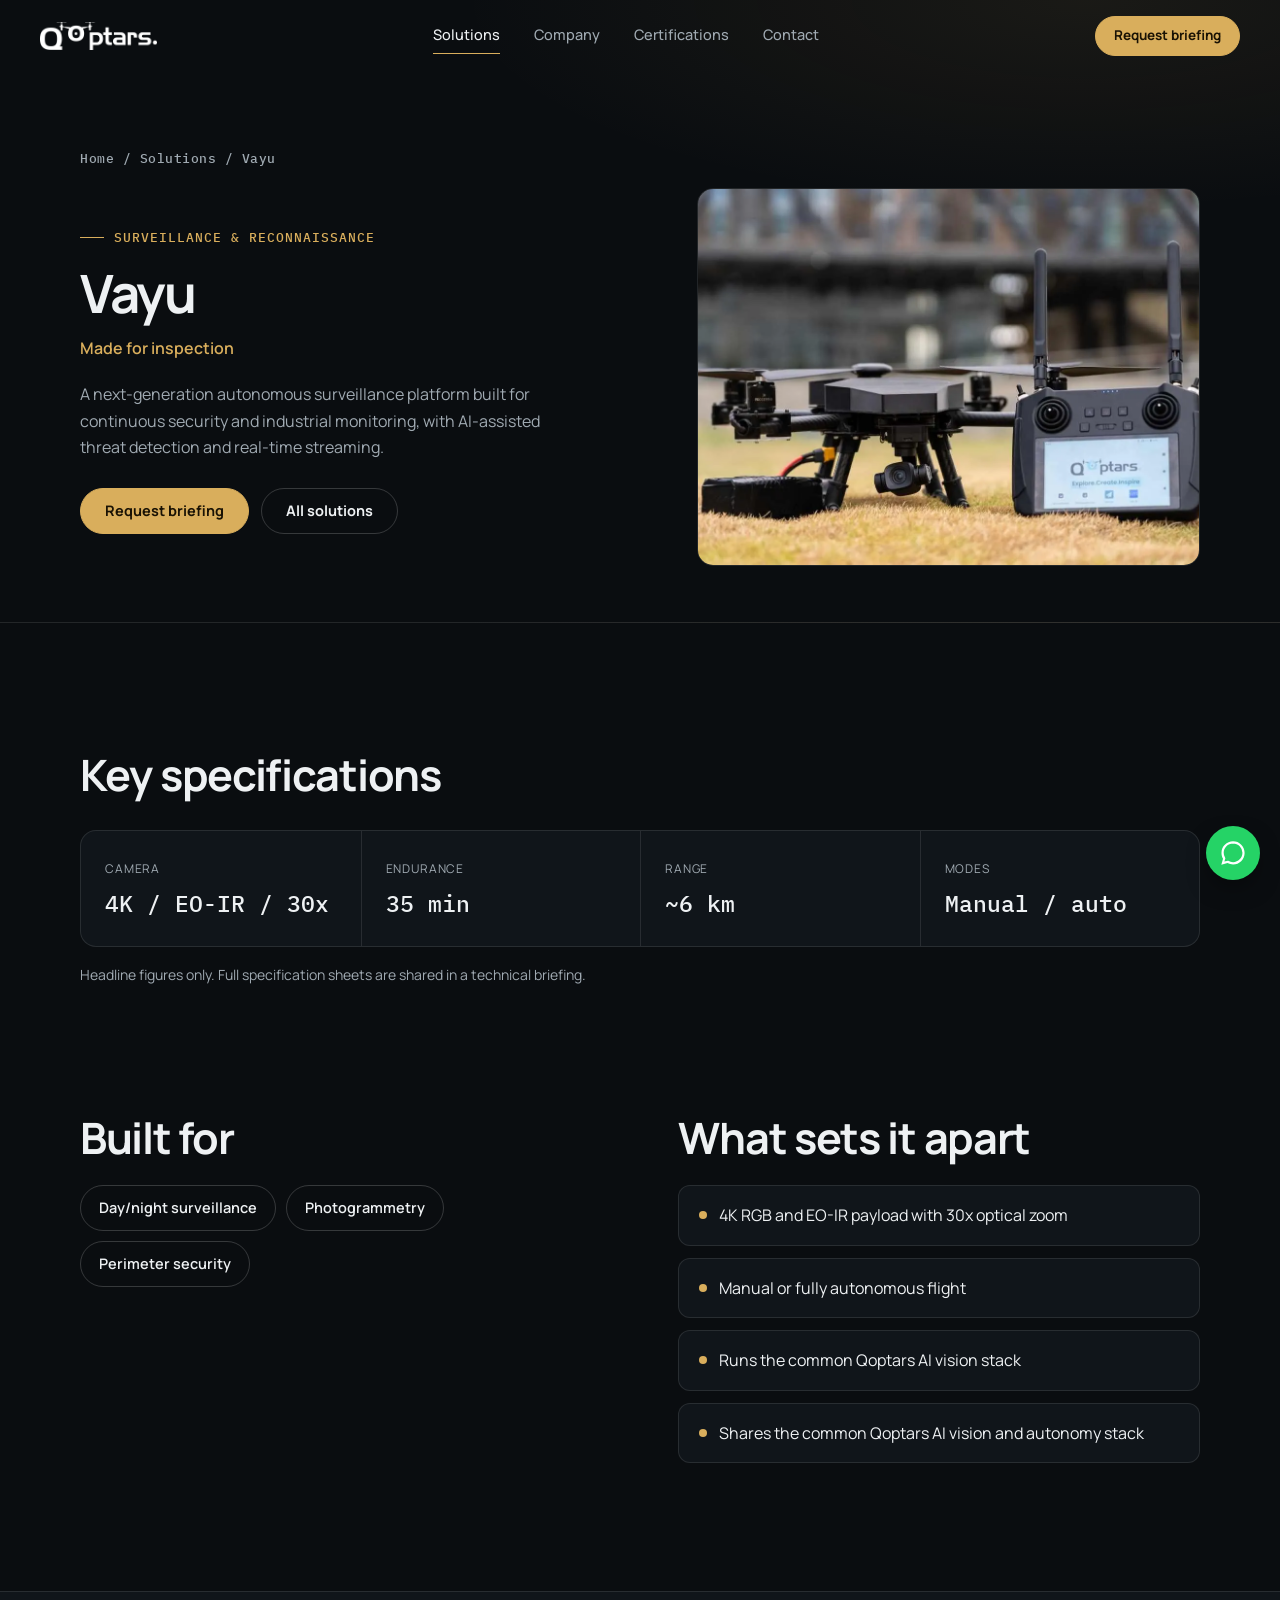
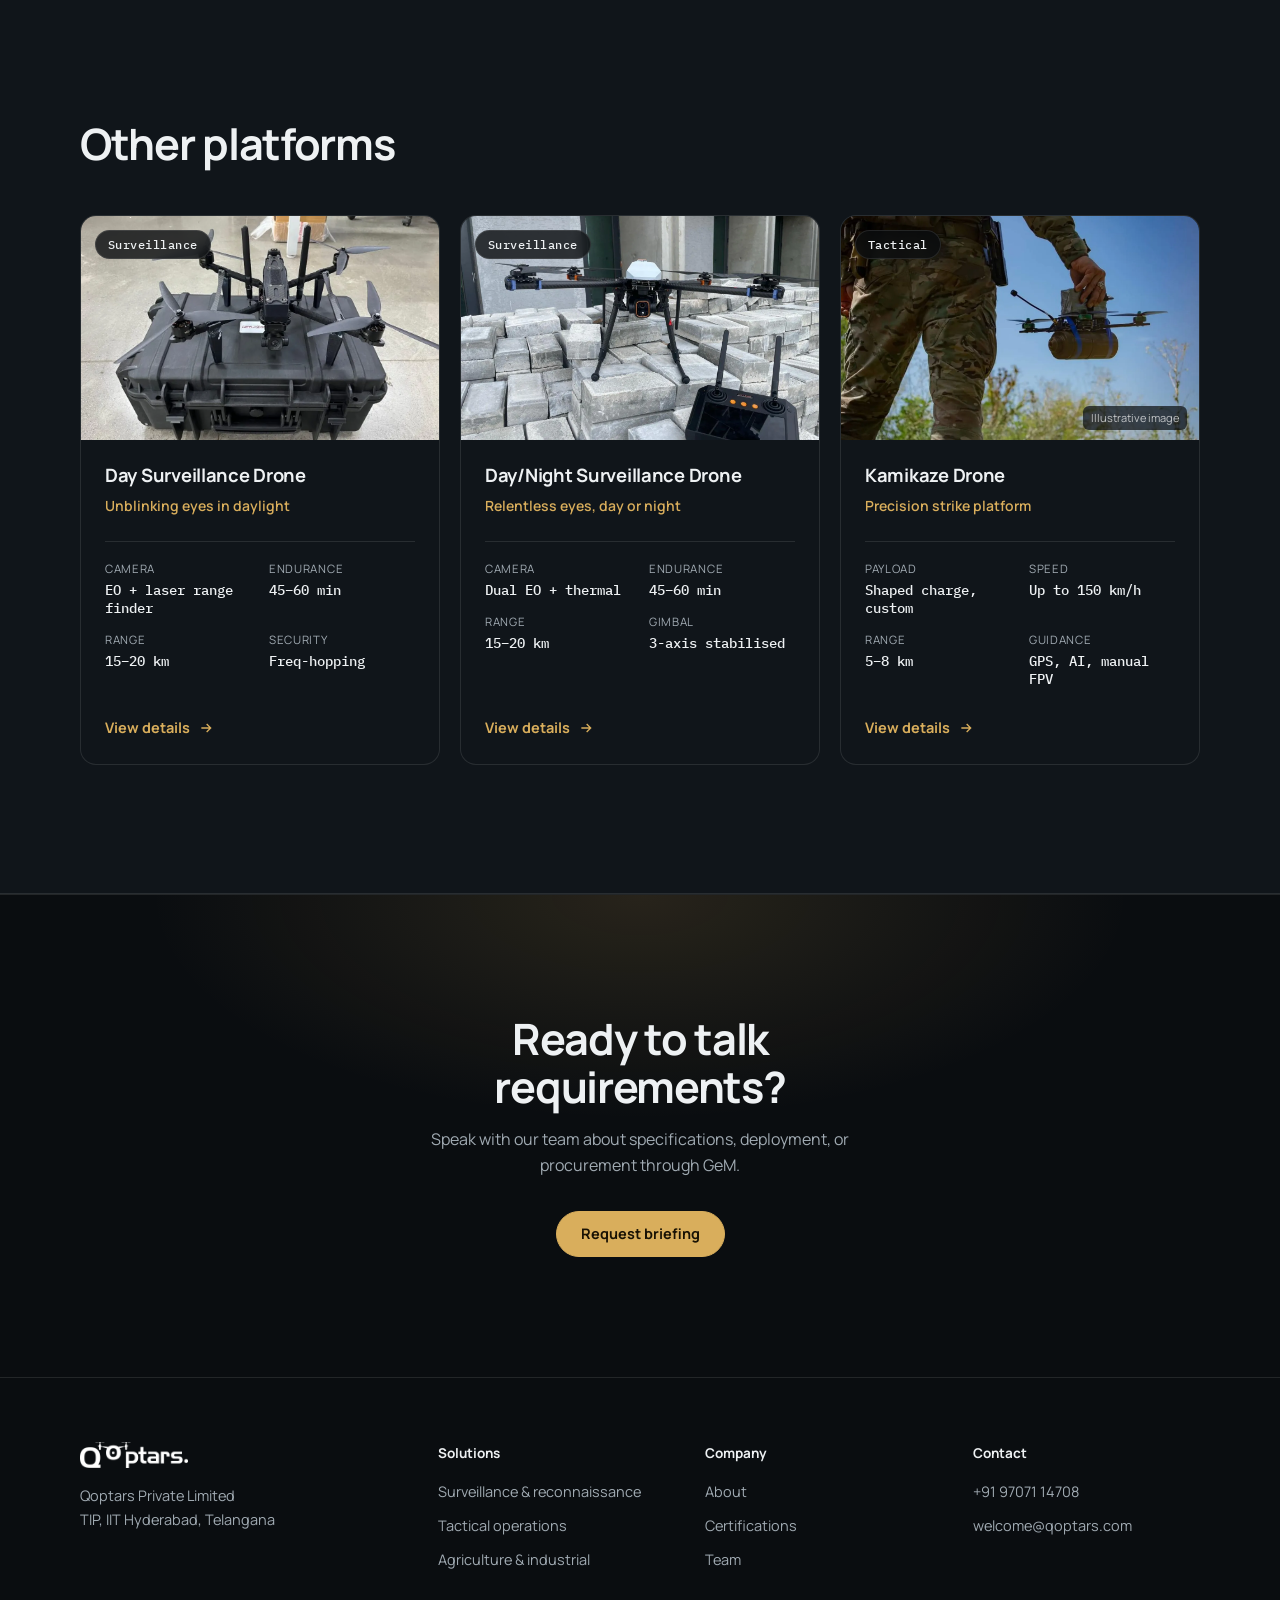
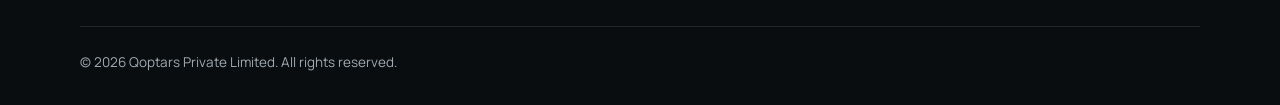
<file: website/solutions/vayu.html>
<!doctype html>
<html lang="en">
<head>
<meta charset="utf-8">
<meta name="viewport" content="width=device-width, initial-scale=1">
<title>Vayu | Qoptars</title>
<meta name="description" content="Vayu: A next-generation autonomous surveillance platform built for continuous security and industrial monitoring, with AI-assisted threat detection and real-time streaming.">
<meta name="theme-color" content="#0a0d10">
<meta name="color-scheme" content="dark">
<meta property="og:title" content="Vayu | Qoptars">
<meta property="og:description" content="Vayu: A next-generation autonomous surveillance platform built for continuous security and industrial monitoring, with AI-assisted threat detection and real-time streaming.">
<meta property="og:type" content="website">
<link rel="icon" href="../assets/img/logo.png">
<link rel="preload" href="../assets/fonts/manrope.woff2" as="font" type="font/woff2" crossorigin>
<link rel="stylesheet" href="../assets/css/site.css">
</head>
<body>
<a class="skip" href="#main">Skip to content</a>
<header class="site-header">
  <a class="logo" href="../index.html" aria-label="Qoptars home"><img src="../assets/img/logo.png" alt="Qoptars" width="116" height="28"></a>
  <nav class="nav" aria-label="Primary"><a href="../solutions.html" aria-current="page">Solutions</a><a href="../company.html">Company</a><a href="../company.html#certifications">Certifications</a><a href="../contact.html">Contact</a></nav>
  <div class="hdr-right">
    <a class="btn btn-sm" href="../contact.html">Request briefing</a>
    <button class="hamburger" id="burger" aria-label="Open menu" aria-expanded="false" aria-controls="mobile-menu"><span></span><span></span><span></span></button>
  </div>
</header>
<div class="mobile-menu" id="mobile-menu"><a href="../solutions.html">Solutions</a><a href="../company.html">Company</a><a href="../company.html#certifications">Certifications</a><a href="../contact.html">Contact</a><a class="btn" href="../contact.html">Request briefing</a></div>

<main id="main">
<section class="page-head"><div class="wrap">
<p class="crumbs"><a href="../index.html">Home</a> / <a href="../solutions.html">Solutions</a> / Vayu</p>
<div class="pd"><div><p class="eyebrow">Surveillance & reconnaissance</p><h1 style="font-size:clamp(2rem,4.2vw,3.3rem)">Vayu</h1>
<p class="sub" style="margin-top:14px">Made for inspection</p><p class="pd-desc">A next-generation autonomous surveillance platform built for continuous security and industrial monitoring, with AI-assisted threat detection and real-time streaming.</p>
<div class="cta-row"><a class="btn" href="../contact.html?product=vayu">Request briefing</a><a class="btn btn-ghost" href="../solutions.html">All solutions</a></div></div><figure class="photo"><img src="../assets/img/vayu.webp" alt="Qoptars Vayu surveillance drone beside its ground controller" width="1400" height="1000" fetchpriority="high"></figure></div></div></section>

<section class="section" style="padding-bottom:0"><div class="wrap"><h2 class="reveal" style="margin-bottom:32px">Key specifications</h2>
<dl class="spec-grid reveal"><div><dt>Camera</dt><dd>4K / EO-IR / 30x</dd></div><div><dt>Endurance</dt><dd>35 min</dd></div><div><dt>Range</dt><dd>~6 km</dd></div><div><dt>Modes</dt><dd>Manual / auto</dd></div></dl>
<p class="muted reveal" style="margin-top:16px;font-size:14px">Headline figures only. Full specification sheets are shared in a technical briefing.</p></div></section>

<section class="section"><div class="wrap split" style="align-items:start">
<div class="reveal"><h2 style="margin-bottom:24px">Built for</h2><ul class="uses"><li>Day/night surveillance</li><li>Photogrammetry</li><li>Perimeter security</li></ul></div>
<div class="reveal" style="--d:.08s"><h2 style="margin-bottom:24px">What sets it apart</h2><ul class="feat"><li>4K RGB and EO-IR payload with 30x optical zoom</li><li>Manual or fully autonomous flight</li><li>Runs the common Qoptars AI vision stack</li><li>Shares the common Qoptars AI vision and autonomy stack</li></ul></div></div></section>

<section class="section alt"><div class="wrap"><div class="sec-head"><h2 class="reveal">Other platforms</h2></div><div class="grid"><article class="card reveal" data-cat="Surveillance"><div class="card-img"><span class="tag">Surveillance</span><img src="../assets/img/day-surveillance.webp" alt="Qoptars day surveillance drone on its transport case" loading="lazy" width="1400" height="900"></div>
<div class="card-body"><h3>Day Surveillance Drone</h3><p class="sub">Unblinking eyes in daylight</p><dl class="specs"><div><dt>Camera</dt><dd>EO + laser range finder</dd></div><div><dt>Endurance</dt><dd>45–60 min</dd></div><div><dt>Range</dt><dd>15–20 km</dd></div><div><dt>Security</dt><dd>Freq-hopping</dd></div></dl>
<a class="link-arrow" href="../solutions/day-surveillance-drone.html" aria-label="View Day Surveillance Drone details">View details <svg width="16" height="16" viewBox="0 0 24 24" fill="none" stroke="currentColor" stroke-width="2" aria-hidden="true"><path d="M5 12h14M13 6l6 6-6 6"/></svg></a></div></article><article class="card reveal" data-cat="Surveillance"><div class="card-img"><span class="tag">Surveillance</span><img src="../assets/img/day-night-surveillance.webp" alt="Qoptars day/night surveillance drone with its ground controller" loading="lazy" width="1400" height="900"></div>
<div class="card-body"><h3>Day/Night Surveillance Drone</h3><p class="sub">Relentless eyes, day or night</p><dl class="specs"><div><dt>Camera</dt><dd>Dual EO + thermal</dd></div><div><dt>Endurance</dt><dd>45–60 min</dd></div><div><dt>Range</dt><dd>15–20 km</dd></div><div><dt>Gimbal</dt><dd>3-axis stabilised</dd></div></dl>
<a class="link-arrow" href="../solutions/day-night-surveillance-drone.html" aria-label="View Day/Night Surveillance Drone details">View details <svg width="16" height="16" viewBox="0 0 24 24" fill="none" stroke="currentColor" stroke-width="2" aria-hidden="true"><path d="M5 12h14M13 6l6 6-6 6"/></svg></a></div></article><article class="card reveal" data-cat="Tactical"><div class="card-img"><span class="tag">Tactical</span><img src="../assets/img/kamikaze.webp" alt="Operator carrying an FPV strike drone" loading="lazy" width="1400" height="900"><span class="ill">Illustrative image</span></div>
<div class="card-body"><h3>Kamikaze Drone</h3><p class="sub">Precision strike platform</p><dl class="specs"><div><dt>Payload</dt><dd>Shaped charge, custom</dd></div><div><dt>Speed</dt><dd>Up to 150 km/h</dd></div><div><dt>Range</dt><dd>5–8 km</dd></div><div><dt>Guidance</dt><dd>GPS, AI, manual FPV</dd></div></dl>
<a class="link-arrow" href="../solutions/kamikaze-drone.html" aria-label="View Kamikaze Drone details">View details <svg width="16" height="16" viewBox="0 0 24 24" fill="none" stroke="currentColor" stroke-width="2" aria-hidden="true"><path d="M5 12h14M13 6l6 6-6 6"/></svg></a></div></article></div></div></section>
<section class="cta"><div class="wrap"><h2 class="reveal">Ready to talk requirements?</h2><p class="reveal" style="--d:.05s">Speak with our team about specifications, deployment, or procurement through GeM.</p>
<a class="btn reveal" style="--d:.1s" href="../contact.html">Request briefing</a></div></section>
</main>
<footer class="site-footer">
  <div class="wrap">
    <div class="foot">
      <div><a class="logo" href="../index.html"><img src="../assets/img/logo.png" alt="Qoptars" width="108" height="26"></a>
        <p>Qoptars Private Limited<br>TIP, IIT Hyderabad, Telangana</p></div>
      <div><h4>Solutions</h4>
        <a href="../solutions.html#surveillance">Surveillance &amp; reconnaissance</a>
        <a href="../solutions.html#tactical">Tactical operations</a>
        <a href="../solutions.html#agriculture">Agriculture &amp; industrial</a></div>
      <div><h4>Company</h4>
        <a href="../company.html">About</a>
        <a href="../company.html#certifications">Certifications</a>
        <a href="../company.html#team">Team</a></div>
      <div><h4>Contact</h4>
        <a href="tel:+919707114708">+91 97071 14708</a>
        <a href="mailto:welcome@qoptars.com">welcome@qoptars.com</a></div>
    </div>
    <div class="foot-bottom"><span>&copy; <span id="yr">2026</span> Qoptars Private Limited. All rights reserved.</span></div>
  </div>
</footer>
<a class="wa" href="https://wa.me/919707114708" target="_blank" rel="noopener" aria-label="Chat on WhatsApp"><svg width="28" height="28" viewBox="0 0 24 24" fill="#fff" aria-hidden="true"><path d="M12.04 2C6.58 2 2.13 6.45 2.13 11.91c0 1.75.46 3.45 1.32 4.95L2 22l5.29-1.39c1.45.79 3.08 1.21 4.75 1.21h.01c5.46 0 9.91-4.45 9.91-9.91 0-2.65-1.03-5.14-2.9-7.01A9.87 9.87 0 0012.04 2m0 1.8c2.15 0 4.16.84 5.68 2.36a7.98 7.98 0 012.35 5.67c0 4.42-3.6 8.02-8.03 8.02a8.01 8.01 0 01-4.08-1.11l-.29-.17-3.03.8.81-2.95-.19-.3a7.96 7.96 0 01-1.23-4.26c0-4.42 3.6-8.06 8.02-8.06"/></svg></a>
<script src="../assets/js/site.js" defer></script>
</body>
</html>
</file>
<file: site/styles.css>
/* Qoptars. Dark theme, single emerald accent.
   Radius rule: buttons are pills, cards and tiles 20px, inputs 12px. */
@font-face{font-family:"Geist";src:url(fonts/geist.woff2) format("woff2");font-weight:100 900;font-display:swap}
@font-face{font-family:"Geist Mono";src:url(fonts/geist-mono.woff2) format("woff2");font-weight:100 900;font-display:swap}

:root{
  --bg:#080b0a; --bg-2:#0d1211; --line:#1c2623; --text:#e9f0ec; --muted:#9aaaa3;
  --accent:#3ddc97; --on-accent:#04140c;
  --r-card:20px; --r-input:12px;
  --max:1240px; --gut:clamp(20px,4vw,48px);
  --ease:cubic-bezier(.2,.7,.2,1);
}
*{box-sizing:border-box;margin:0}
html{scroll-behavior:smooth;scroll-padding-top:84px;color-scheme:dark}
body{background:var(--bg);color:var(--text);font:400 17px/1.6 "Geist",system-ui,sans-serif;-webkit-font-smoothing:antialiased;overflow-x:hidden}
img{display:block;max-width:100%;height:auto}
a{color:inherit;text-decoration:none}
ul,ol{list-style:none;padding:0}
:focus-visible{outline:2px solid var(--accent);outline-offset:3px;border-radius:6px}
.skip{position:absolute;left:-999px;top:8px;background:var(--accent);color:var(--on-accent);padding:8px 14px;border-radius:999px;z-index:100}
.skip:focus{left:12px}

/* nav */
.nav{position:fixed;inset:0 0 auto 0;z-index:50;height:68px;display:flex;align-items:center;justify-content:space-between;gap:24px;padding:0 var(--gut);transition:background .3s,border-color .3s;border-bottom:1px solid transparent}
.nav.scrolled{background:rgba(8,11,10,.82);backdrop-filter:blur(14px);border-color:var(--line)}
.nav nav{display:flex;gap:32px;color:var(--muted);font-size:15px}
.nav nav a{transition:color .2s}.nav nav a:hover{color:var(--text)}
.brand{display:inline-flex;align-items:center;gap:10px;font-weight:600;letter-spacing:-.02em;font-size:19px}
.brand-mark{width:18px;height:18px;border-radius:50%;border:2px solid var(--accent);box-shadow:inset 0 0 0 4px var(--bg),inset 0 0 0 8px var(--accent)}

/* buttons */
.btn{display:inline-flex;align-items:center;justify-content:center;white-space:nowrap;height:48px;padding:0 26px;border-radius:999px;border:1px solid var(--accent);background:var(--accent);color:var(--on-accent);font:600 15px/1 "Geist",sans-serif;cursor:pointer;transition:transform .25s var(--ease),box-shadow .25s,background .2s;will-change:transform}
.btn:hover{box-shadow:0 10px 30px -10px rgba(61,220,151,.55)}
.btn:active{transform:scale(.97)}
.btn-sm{height:40px;padding:0 20px;font-size:14px}
.btn-ghost{background:transparent;color:var(--text);border-color:#2b3834}
.btn-ghost:hover{border-color:var(--accent);box-shadow:none}

/* hero */
.hero{min-height:100dvh;max-width:var(--max);margin:0 auto;padding:84px var(--gut) 40px;display:grid;grid-template-columns:1.05fr 1fr;align-items:center;gap:clamp(24px,5vw,72px)}
.eyebrow{font:500 12px/1 "Geist Mono",monospace;letter-spacing:.16em;text-transform:uppercase;color:var(--accent);margin-bottom:24px}
h1{font-size:clamp(2.6rem,5.6vw,5rem);line-height:1.02;letter-spacing:-.045em;font-weight:600;max-width:12ch}
.lede{margin:26px 0 34px;color:var(--muted);font-size:clamp(1.05rem,1.4vw,1.2rem);max-width:44ch}
.cta-row{display:flex;gap:12px;flex-wrap:wrap}
.hero-art{position:relative;border-radius:var(--r-card);overflow:hidden;aspect-ratio:8/7;border:1px solid var(--line);max-height:76dvh;width:100%}
.hero-art img{width:100%;height:112%;object-fit:cover;will-change:transform}

/* logo-less capability strip (text only, no invented clients) */
.logos-strip{border-block:1px solid var(--line);padding:26px var(--gut);overflow:hidden}
.logos-strip ul{max-width:var(--max);margin:0 auto;display:flex;justify-content:space-between;gap:20px 32px;flex-wrap:wrap;font:500 14px "Geist Mono",monospace;color:var(--muted);letter-spacing:.04em}

/* sections */
.section{max-width:var(--max);margin:0 auto;padding:clamp(72px,11vw,150px) var(--gut) 0}
h2{font-size:clamp(2rem,4vw,3.4rem);line-height:1.05;letter-spacing:-.04em;font-weight:600;max-width:16ch;margin-bottom:clamp(32px,5vw,56px)}
h3{font-size:1.25rem;letter-spacing:-.02em;font-weight:600;line-height:1.25}
.note{color:var(--muted);margin:-28px 0 36px;font-size:15px}

/* bento: 5 items, 5 cells */
.bento{display:grid;grid-template-columns:repeat(12,1fr);grid-auto-rows:minmax(210px,auto);gap:16px}
.tile{position:relative;border-radius:var(--r-card);border:1px solid var(--line);background:var(--bg-2);padding:28px;overflow:hidden;display:flex;flex-direction:column;justify-content:flex-end;gap:10px;transition:border-color .3s,transform .4s var(--ease)}
.tile:hover{border-color:#2e3d38;transform:translateY(-3px)}
.tile p{color:var(--muted);max-width:34ch;font-size:16px}
.tile img{position:absolute;inset:0;width:100%;height:100%;object-fit:cover;opacity:.85;z-index:0}
.tile::after{content:"";position:absolute;inset:0;background:linear-gradient(180deg,transparent 25%,rgba(8,11,10,.88));z-index:1;pointer-events:none;opacity:0}
.tile:has(img)::after{opacity:1}
.tile-body,.tile>h3,.tile>p{position:relative;z-index:2}
.t-a{grid-column:span 7;grid-row:span 2}
.t-b{grid-column:span 5}
.t-c{grid-column:span 5;grid-row:span 2}
.t-d{grid-column:span 7}
.t-e{grid-column:span 12;flex-direction:row;align-items:flex-end;justify-content:space-between;min-height:170px}
.tile-accent{background:var(--accent);border-color:var(--accent);color:var(--on-accent)}
.tile-accent p{color:#0b3a25;max-width:40ch}
.tile-accent:hover{border-color:var(--accent)}

/* process */
.steps{border-top:1px solid var(--line)}
.step{display:grid;grid-template-columns:120px 1fr;gap:24px;padding:34px 0;border-bottom:1px solid var(--line);align-items:start}
.step-n{font:500 15px "Geist Mono",monospace;color:var(--accent);padding-top:6px}
.step h3{font-size:clamp(1.5rem,3vw,2.2rem);letter-spacing:-.03em;margin-bottom:8px}
.step p{color:var(--muted);max-width:52ch}

/* statement band */
.band{position:relative;margin-top:clamp(72px,11vw,150px);min-height:60dvh;display:flex;align-items:center;overflow:hidden;border-block:1px solid var(--line)}
.band img{position:absolute;inset:0;width:100%;height:100%;object-fit:cover}
.band::after{content:"";position:absolute;inset:0;background:linear-gradient(90deg,rgba(8,11,10,.92) 15%,rgba(8,11,10,.2) 75%)}
.band blockquote{position:relative;z-index:2;max-width:var(--max);margin:0 auto;padding:60px var(--gut);width:100%}
.band p{font-size:clamp(1.7rem,3.6vw,3rem);line-height:1.12;letter-spacing:-.035em;font-weight:500;max-width:22ch}

/* work rail */
.rail{display:flex;gap:16px;overflow-x:auto;scroll-snap-type:x mandatory;padding-bottom:18px;margin-inline:calc(var(--gut) * -1);padding-inline:var(--gut);scrollbar-width:thin;scrollbar-color:#2b3834 transparent}
.card{flex:0 0 min(340px,82vw);scroll-snap-align:start;border:1px solid var(--line);background:var(--bg-2);border-radius:var(--r-card);padding:28px;min-height:300px;display:flex;flex-direction:column;gap:14px;transition:border-color .3s}
.card:hover{border-color:var(--accent)}
.card p{color:var(--muted);font-size:16px}
.tag{align-self:flex-start;font:500 12px "Geist Mono",monospace;border:1px solid #2b3834;border-radius:999px;padding:6px 12px;color:var(--accent);margin-bottom:auto}

/* principles */
.pr-grid{display:grid;grid-template-columns:repeat(3,1fr);gap:0;border-top:1px solid var(--line)}
.pr{padding:32px 28px 8px 0}
.pr+.pr{border-left:1px solid var(--line);padding-left:28px}
.pr h3{margin-bottom:10px}.pr p{color:var(--muted)}

/* contact */
.contact{display:grid;grid-template-columns:1fr 1fr;gap:clamp(32px,6vw,96px);padding-bottom:clamp(72px,11vw,150px)}
.contact-copy p{color:var(--muted);max-width:36ch}
.form{display:grid;gap:22px}
.field{display:grid;gap:8px}
label{font-weight:500;font-size:15px}
input,textarea{width:100%;background:var(--bg-2);color:var(--text);border:1px solid #31403b;border-radius:var(--r-input);padding:14px 16px;font:inherit;transition:border-color .2s,box-shadow .2s}
textarea{resize:vertical;min-height:120px}
input:focus,textarea:focus{outline:none;border-color:var(--accent);box-shadow:0 0 0 3px rgba(61,220,151,.22)}
.help{font-size:14px;color:var(--muted)}
.err{font-size:14px;color:#ff8f8f;min-height:0}
.field[data-invalid] input,.field[data-invalid] textarea{border-color:#ff8f8f}
.form .btn{justify-self:start}
.status{color:var(--accent);min-height:1.5em;font-size:15px}

.footer{border-top:1px solid var(--line);padding:32px var(--gut);display:flex;justify-content:space-between;gap:16px;flex-wrap:wrap;align-items:center;color:var(--muted);font-size:14px}

/* motion: only applies once JS has marked the page */
.js .reveal{opacity:0;transform:translateY(22px);transition:opacity .8s var(--ease) var(--d,0s),transform .8s var(--ease) var(--d,0s)}
.js .reveal.in{opacity:1;transform:none}

@media (max-width:900px){
  .nav nav{display:none}
  .hero{grid-template-columns:1fr;min-height:auto;padding-top:104px}
  .hero-art{max-height:none;aspect-ratio:4/3}
  .bento{grid-template-columns:1fr}
  .tile,.t-a,.t-b,.t-c,.t-d,.t-e{grid-column:auto;grid-row:auto;min-height:260px}
  .t-e{flex-direction:column;align-items:flex-start;justify-content:flex-end;min-height:200px}
  .step{grid-template-columns:48px 1fr;gap:12px}
  .pr-grid{grid-template-columns:1fr}
  .pr+.pr{border-left:0;border-top:1px solid var(--line);padding-left:0;margin-top:24px;padding-top:24px}
  .contact{grid-template-columns:1fr}
  .logos-strip ul{justify-content:flex-start}
}
@media (prefers-reduced-motion:reduce){
  html{scroll-behavior:auto}
  .js .reveal{opacity:1;transform:none;transition:none}
  .hero-art img{height:100%}
  *{transition-duration:.01ms!important}
}
</file>
<file: website/assets/css/site.css>
/* Qoptars. Dark theme, one accent (signal gold).
   Radius rule: buttons are pills, cards 16px, inputs 10px. */
@font-face{font-family:"Manrope";src:url(../fonts/manrope.woff2) format("woff2");font-weight:200 800;font-display:swap}
@font-face{font-family:"Plex Mono";src:url(../fonts/plex-mono-400.woff2) format("woff2");font-weight:400;font-display:swap}
@font-face{font-family:"Plex Mono";src:url(../fonts/plex-mono-500.woff2) format("woff2");font-weight:500;font-display:swap}

:root{
  --bg:#0a0d10; --bg-2:#10151a; --bg-3:#161c22; --line:rgba(255,255,255,.1); --line-2:rgba(255,255,255,.18);
  --text:#eef1f3; --muted:#a0aab2; --accent:#d9ae5c; --accent-2:#f0c878; --on-accent:#191204;
  --r-card:16px; --r-input:10px; --max:1200px; --gut:clamp(20px,4vw,40px);
  --ease:cubic-bezier(.2,.7,.2,1); --sans:"Manrope",system-ui,sans-serif; --mono:"Plex Mono",ui-monospace,monospace;
}
*{box-sizing:border-box;margin:0;padding:0}
html{scroll-behavior:smooth;scroll-padding-top:84px;color-scheme:dark}
body{background:var(--bg);color:var(--text);font:400 16px/1.65 var(--sans);-webkit-font-smoothing:antialiased;overflow-x:hidden}
img{display:block;max-width:100%;height:auto}
a{color:inherit;text-decoration:none}
ul,ol{list-style:none}
button{font:inherit;cursor:pointer;color:inherit}
:focus-visible{outline:2px solid var(--accent);outline-offset:3px;border-radius:6px}
.wrap{max-width:var(--max);margin:0 auto;padding:0 var(--gut)}
.skip{position:absolute;left:-999px;top:8px;background:var(--accent);color:var(--on-accent);padding:8px 14px;border-radius:999px;z-index:200}
.skip:focus{left:12px}
.mono{font-family:var(--mono)}

/* header */
.site-header{position:fixed;inset:0 0 auto 0;z-index:100;height:72px;display:flex;align-items:center;justify-content:space-between;gap:24px;padding:0 var(--gut);transition:background .3s,border-color .3s;border-bottom:1px solid transparent}
.site-header.solid{background:rgba(10,13,16,.88);backdrop-filter:blur(14px);border-color:var(--line)}
.logo img{height:28px;width:auto;filter:brightness(0) invert(1)}
.nav{display:flex;gap:34px;font-size:14.5px;font-weight:500;color:var(--muted)}
.nav a{transition:color .2s;padding:6px 0;border-bottom:1px solid transparent}
.nav a:hover,.nav a[aria-current="page"]{color:var(--text)}
.nav a[aria-current="page"]{border-color:var(--accent)}
.hdr-right{display:flex;align-items:center;gap:12px}
.hamburger{display:none;width:44px;height:44px;background:none;border:0;position:relative}
.hamburger span{position:absolute;left:11px;right:11px;height:2px;background:var(--text);transition:transform .25s,opacity .2s}
.hamburger span:nth-child(1){top:16px}.hamburger span:nth-child(2){top:21px}.hamburger span:nth-child(3){top:26px}
.hamburger[aria-expanded="true"] span:nth-child(1){transform:translateY(5px) rotate(45deg)}
.hamburger[aria-expanded="true"] span:nth-child(2){opacity:0}
.hamburger[aria-expanded="true"] span:nth-child(3){transform:translateY(-5px) rotate(-45deg)}
.mobile-menu{position:fixed;inset:0;z-index:90;background:var(--bg);display:flex;flex-direction:column;align-items:center;justify-content:center;gap:26px;font-size:24px;font-weight:600;transform:translateY(-100%);visibility:hidden;transition:transform .35s var(--ease),visibility 0s .35s}
.mobile-menu.open{transform:none;visibility:visible;transition:transform .35s var(--ease)}

/* buttons */
.btn{display:inline-flex;align-items:center;justify-content:center;gap:8px;height:46px;padding:0 24px;border-radius:999px;border:1px solid var(--accent);background:var(--accent);color:var(--on-accent);font-weight:700;font-size:14.5px;white-space:nowrap;transition:transform .2s var(--ease),background .2s,box-shadow .2s,border-color .2s}
.btn:hover{background:var(--accent-2);border-color:var(--accent-2);box-shadow:0 10px 28px -12px rgba(217,174,92,.7)}
.btn:active{transform:scale(.97)}
.btn-sm{height:40px;padding:0 18px;font-size:13.5px}
.btn-ghost{background:transparent;color:var(--text);border-color:var(--line-2)}
.btn-ghost:hover{background:rgba(255,255,255,.06);border-color:var(--text);box-shadow:none}
.link-arrow{display:inline-flex;align-items:center;gap:8px;font-weight:700;font-size:14.5px;color:var(--accent);transition:gap .2s}
.link-arrow:hover{gap:12px}

/* hero (home) */
.hero{position:relative;min-height:100dvh;display:flex;align-items:flex-end;overflow:hidden}
.hero-bg{position:absolute;inset:0}
.hero-bg img{position:absolute;inset:0;width:100%;height:100%;object-fit:cover;object-position:center 35%;opacity:0;transition:opacity 1.6s ease}
.hero-bg img.active{opacity:1}
.hero::after{content:"";position:absolute;inset:0;background:linear-gradient(180deg,rgba(10,13,16,.6) 0%,rgba(10,13,16,.25) 38%,rgba(10,13,16,.94) 100%),linear-gradient(90deg,rgba(10,13,16,.7),transparent 65%)}
.hero-inner{position:relative;z-index:2;width:100%;max-width:var(--max);margin:0 auto;padding:120px var(--gut) 72px}
.eyebrow{display:inline-flex;align-items:center;gap:10px;font:500 12.5px/1 var(--mono);letter-spacing:.08em;text-transform:uppercase;color:var(--accent);margin-bottom:22px}
.eyebrow::before{content:"";width:24px;height:1px;background:var(--accent)}
h1{font-size:clamp(2.3rem,5.4vw,4.4rem);line-height:1.04;letter-spacing:-.035em;font-weight:700;max-width:17ch}
.lede{font-size:clamp(1.02rem,1.5vw,1.2rem);color:rgba(238,241,243,.8);max-width:46ch;margin:22px 0 32px}
.cta-row{display:flex;gap:12px;flex-wrap:wrap}
.hero-dots{position:absolute;z-index:3;right:var(--gut);bottom:40px;display:flex;gap:8px}
.hero-dots button{width:30px;height:20px;background:none;border:0;position:relative}
.hero-dots button::after{content:"";position:absolute;left:0;right:0;top:9px;height:2px;background:rgba(255,255,255,.3);transition:background .3s}
.hero-dots button[aria-current="true"]::after{background:var(--accent)}

/* page header (inner pages) */
.page-head{padding:150px 0 56px;border-bottom:1px solid var(--line);background:radial-gradient(900px 300px at 85% 0,rgba(217,174,92,.08),transparent 70%)}
.crumbs{font:500 12.5px var(--mono);color:var(--muted);margin-bottom:22px;letter-spacing:.04em}
.crumbs a:hover{color:var(--text)}
.page-head h1{font-size:clamp(2rem,4.6vw,3.6rem);max-width:20ch}
.page-head .lede{margin-bottom:0}

/* sections */
.section{padding:clamp(72px,10vw,128px) 0}
.section.alt{background:var(--bg-2);border-block:1px solid var(--line)}
h2{font-size:clamp(1.7rem,3.4vw,2.7rem);line-height:1.1;letter-spacing:-.03em;font-weight:700;max-width:22ch}
h3{font-size:1.15rem;line-height:1.3;letter-spacing:-.015em;font-weight:700}
.sec-head{display:flex;justify-content:space-between;align-items:flex-end;gap:32px;margin-bottom:48px;flex-wrap:wrap}
.sec-head p{color:var(--muted);max-width:42ch}
.muted{color:var(--muted)}

/* audience tiles */
.fork{display:grid;grid-template-columns:repeat(4,1fr);border-bottom:1px solid var(--line)}
.fork a{padding:30px var(--gut) 30px 0;display:flex;flex-direction:column;gap:6px;transition:background .25s}
.fork a+a{border-left:1px solid var(--line);padding-left:28px}
.fork a:first-child{padding-left:var(--gut)}
.fork h3{display:flex;justify-content:space-between;gap:12px;align-items:center}
.fork h3 svg{color:var(--accent);transition:transform .25s var(--ease);flex-shrink:0}
.fork a:hover h3 svg{transform:translateX(5px)}
.fork p{color:var(--muted);font-size:14.5px}

/* who */
.split{display:grid;grid-template-columns:1fr 1fr;gap:clamp(32px,6vw,88px);align-items:center}
.photo{position:relative;border-radius:var(--r-card);overflow:hidden;border:1px solid var(--line)}
.photo img{width:100%;height:100%;object-fit:cover;aspect-ratio:4/4.2}
.photo .stat{position:absolute;left:18px;bottom:18px;background:rgba(10,13,16,.86);backdrop-filter:blur(8px);padding:14px 18px;border-radius:12px;border:1px solid var(--line)}
.stat b{display:block;font:500 28px/1 var(--mono);color:var(--text)}
.stat span{font-size:11.5px;letter-spacing:.06em;text-transform:uppercase;color:var(--muted)}
.split p{color:var(--muted);margin-top:18px;max-width:50ch}
.split h2{margin-bottom:6px}
.badges{display:grid;grid-template-columns:1fr 1fr;gap:12px;margin-top:32px}
.badge{display:flex;align-items:center;gap:14px;padding:12px 16px;border:1px solid var(--line);border-radius:12px;background:var(--bg-2);font-weight:600;font-size:14px}
.badge img{height:28px;width:28px;object-fit:contain;filter:brightness(0) invert(1);opacity:.85}
.caption{font-size:13.5px;color:var(--muted);border-top:1px solid var(--line);padding-top:18px;margin-top:26px!important}

/* why: 5 numbered columns */
.why-grid{display:grid;grid-template-columns:repeat(5,1fr);border:1px solid var(--line);border-radius:var(--r-card);overflow:hidden;background:var(--line);gap:1px}
.why-card{background:var(--bg-2);padding:30px 24px}
.why-card .n{font:500 13px var(--mono);color:var(--accent);margin-bottom:46px}
.why-card h3{margin-bottom:10px}
.why-card p{color:var(--muted);font-size:14.5px}
.why-card.hi{background:linear-gradient(165deg,rgba(217,174,92,.16),var(--bg-2) 70%)}

/* ai band */
.ai{position:relative;min-height:520px;display:flex;align-items:center;overflow:hidden;border-block:1px solid var(--line)}
.ai>img{position:absolute;inset:0;width:100%;height:100%;object-fit:cover;object-position:center 30%}
.ai::after{content:"";position:absolute;inset:0;background:linear-gradient(90deg,rgba(10,13,16,.96) 20%,rgba(10,13,16,.45) 70%,rgba(10,13,16,.2))}
.ai .wrap{position:relative;z-index:2;padding-block:72px}
.ai p{color:rgba(238,241,243,.78);max-width:48ch;margin:18px 0 24px}
.checks{display:grid;gap:10px;margin-bottom:30px}
.checks li{display:flex;gap:12px;align-items:flex-start;font-weight:500}
.checks li::before{content:"";flex:none;width:8px;height:8px;margin-top:9px;border-radius:50%;background:var(--accent)}

/* filter + product cards */
.pills{display:flex;gap:8px;flex-wrap:wrap;margin-bottom:32px}
.pill{height:40px;padding:0 18px;border-radius:999px;border:1px solid var(--line-2);background:transparent;font-weight:600;font-size:14px;color:var(--muted);transition:all .2s}
.pill:hover{color:var(--text);border-color:var(--text)}
.pill[aria-pressed="true"]{background:var(--text);color:var(--bg);border-color:var(--text)}
.grid{display:grid;grid-template-columns:repeat(3,1fr);gap:20px}
.grid.two{grid-template-columns:repeat(2,1fr)}
.grid.four{grid-template-columns:repeat(4,1fr)}
.card{display:flex;flex-direction:column;background:var(--bg-2);border:1px solid var(--line);border-radius:var(--r-card);overflow:hidden;transition:transform .35s var(--ease),border-color .3s,box-shadow .35s}
.card:hover{transform:translateY(-5px);border-color:var(--line-2);box-shadow:0 28px 50px -28px rgba(0,0,0,.8)}
.card[hidden]{display:none}
.card-img{position:relative;aspect-ratio:16/10;overflow:hidden;background:var(--bg-3)}
.card-img img{width:100%;height:100%;object-fit:cover;transition:transform .6s var(--ease)}
.card:hover .card-img img{transform:scale(1.05)}
.tag{position:absolute;top:14px;left:14px;font:500 11.5px var(--mono);letter-spacing:.04em;background:rgba(10,13,16,.8);backdrop-filter:blur(6px);padding:6px 12px;border-radius:999px;border:1px solid var(--line)}
.ill{position:absolute;right:12px;bottom:10px;font-size:11px;color:rgba(255,255,255,.7);background:rgba(10,13,16,.7);padding:3px 8px;border-radius:6px}
.card-body{padding:24px;display:flex;flex-direction:column;gap:6px;flex:1}
.card-body .sub{color:var(--accent);font-weight:600;font-size:14px}
.specs{display:grid;grid-template-columns:1fr 1fr;gap:14px 18px;margin:18px 0 22px;padding-top:18px;border-top:1px solid var(--line)}
.specs dt{font-size:11.5px;letter-spacing:.06em;text-transform:uppercase;color:var(--muted)}
.specs dd{font:500 14px var(--mono);margin-top:2px}
.card-body .link-arrow{margin-top:auto}
.metric-img{display:flex;flex-direction:column;justify-content:center;gap:4px;padding:28px;background:radial-gradient(400px 200px at 80% 0,rgba(217,174,92,.14),transparent 70%),var(--bg-3)}
.metric-img b{font:500 clamp(2.6rem,5vw,4rem)/1 var(--mono);color:var(--accent)}
.metric-img span{color:var(--muted);font-size:14px}

/* logos */
.logos{display:flex;flex-wrap:wrap;justify-content:space-between;align-items:center;gap:28px 40px}
.logos img{height:40px;width:auto;max-width:150px;object-fit:contain;filter:brightness(0) invert(1);opacity:.55;transition:opacity .25s}
.logos img:hover{opacity:1}

/* cta */
.cta{text-align:center;padding:clamp(72px,10vw,120px) 0;position:relative;overflow:hidden;border-top:1px solid var(--line);background:radial-gradient(700px 320px at 50% 0,rgba(217,174,92,.14),transparent 70%)}
.cta h2{margin:0 auto 16px;max-width:18ch}
.cta p{color:var(--muted);max-width:46ch;margin:0 auto 32px}

/* company */
.numbers{display:grid;grid-template-columns:repeat(4,1fr);border:1px solid var(--line);border-radius:var(--r-card);background:var(--bg-2)}
.numbers div{padding:30px 26px}
.numbers div+div{border-left:1px solid var(--line)}
.numbers b{display:block;font:500 clamp(2rem,3.6vw,3rem)/1 var(--mono);color:var(--accent);margin-bottom:8px}
.numbers span{color:var(--muted);font-size:14px}
.dream{font-size:clamp(1.5rem,3vw,2.3rem);line-height:1.25;letter-spacing:-.025em;font-weight:600;max-width:30ch}
.dream-more{display:grid;grid-template-columns:1fr 1fr;gap:0 48px;margin-top:36px}
.dream-more p{color:var(--muted)}
.dream-more p+p{margin-top:0}
.cap{padding:28px}
.cap .n{font:500 13px var(--mono);color:var(--accent);margin-bottom:10px}
.cap p{color:var(--muted);margin:8px 0 16px;font-size:14.5px}
.cap ul{display:flex;flex-wrap:wrap;gap:8px}
.cap li{font-size:13px;padding:5px 12px;border:1px solid var(--line-2);border-radius:999px}
.cert{padding:26px}
.cert h3{margin:14px 0 6px}
.cert p{color:var(--muted);font-size:14.5px}
.cert img{height:44px;width:44px;object-fit:contain;filter:brightness(0) invert(1);opacity:.85}
.cert .ico{height:44px;display:flex;align-items:center;font:500 20px var(--mono);color:var(--accent)}
.note-card{margin-top:20px;padding:22px 26px;border:1px dashed var(--line-2);border-radius:var(--r-card);color:var(--muted);display:flex;gap:16px;align-items:flex-start}
.note-card b{color:var(--text);white-space:nowrap}
.team{display:grid;grid-template-columns:repeat(3,1fr);gap:20px}
.person{padding:26px;display:flex;gap:18px;align-items:flex-start}
.mono-av{flex:none;width:56px;height:56px;border-radius:50%;display:grid;place-items:center;font:500 16px var(--mono);background:var(--bg-3);border:1px solid var(--line-2);color:var(--accent)}
.person h3{font-size:1.05rem}
.person .role{color:var(--accent);font-size:13.5px;font-weight:600;margin:2px 0 8px}
.person p{color:var(--muted);font-size:14.5px}

/* product detail */
.pd{display:grid;grid-template-columns:1.1fr 1fr;gap:clamp(28px,5vw,64px);align-items:center}
.pd .photo img{aspect-ratio:4/3}
.pd .photo .metric-img{aspect-ratio:4/3}
.pd .sub{color:var(--accent);font-weight:600;margin-bottom:10px}
.pd-desc{color:var(--muted);margin:20px 0 28px;max-width:50ch}
.spec-grid{display:grid;grid-template-columns:repeat(4,1fr);border:1px solid var(--line);border-radius:var(--r-card);background:var(--bg-2)}
.spec-grid div{padding:28px 24px}
.spec-grid div+div{border-left:1px solid var(--line)}
.spec-grid dt{font-size:12px;letter-spacing:.07em;text-transform:uppercase;color:var(--muted);margin-bottom:10px}
.spec-grid dd{font:500 clamp(1.1rem,1.8vw,1.45rem)/1.25 var(--mono)}
.uses{display:flex;gap:10px;flex-wrap:wrap}
.uses li{padding:10px 18px;border:1px solid var(--line-2);border-radius:999px;font-weight:600;font-size:14.5px}
.feat{display:grid;gap:12px;margin-top:6px}
.feat li{display:flex;gap:12px;padding:16px 20px;border:1px solid var(--line);border-radius:12px;background:var(--bg-2)}
.feat li::before{content:"";flex:none;width:8px;height:8px;margin-top:9px;border-radius:50%;background:var(--accent)}

/* contact */
.contact{display:grid;grid-template-columns:.85fr 1.15fr;gap:clamp(32px,6vw,88px);align-items:start}
.contact dl{display:grid;gap:22px;margin-top:32px}
.contact dt{font:500 12px var(--mono);letter-spacing:.08em;text-transform:uppercase;color:var(--muted);margin-bottom:4px}
.contact dd a{border-bottom:1px solid var(--line-2)}
.contact dd a:hover{border-color:var(--accent)}
.form{display:grid;gap:20px;padding:clamp(24px,3vw,36px);background:var(--bg-2);border:1px solid var(--line);border-radius:var(--r-card)}
.row2{display:grid;grid-template-columns:1fr 1fr;gap:20px}
.field{display:grid;gap:8px}
label{font-weight:600;font-size:14.5px}
input,select,textarea{width:100%;background:var(--bg);color:var(--text);border:1px solid #35424b;border-radius:var(--r-input);padding:13px 15px;font:inherit;transition:border-color .2s,box-shadow .2s}
select{appearance:none;background-image:linear-gradient(45deg,transparent 50%,var(--muted) 50%),linear-gradient(135deg,var(--muted) 50%,transparent 50%);background-position:calc(100% - 20px) 50%,calc(100% - 14px) 50%;background-size:6px 6px;background-repeat:no-repeat;padding-right:38px}
textarea{resize:vertical;min-height:130px}
input:focus,select:focus,textarea:focus{outline:none;border-color:var(--accent);box-shadow:0 0 0 3px rgba(217,174,92,.22)}
.help{font-size:13.5px;color:var(--muted)}
.err{font-size:13.5px;color:#ff9b9b}
.field[data-invalid] :is(input,select,textarea){border-color:#ff9b9b}
.form .btn{justify-self:start}
.status{color:var(--accent);font-size:14.5px}

/* footer */
.site-footer{border-top:1px solid var(--line);padding:64px 0 32px;color:var(--muted);font-size:14.5px}
.foot{display:grid;grid-template-columns:1.4fr 1fr 1fr 1fr;gap:40px;padding-bottom:44px;border-bottom:1px solid var(--line)}
.foot .logo img{height:26px;margin-bottom:16px}
.foot h4{font-size:13.5px;color:var(--text);margin-bottom:16px}
.foot a{display:block;margin-bottom:10px;transition:color .2s}
.foot a:hover{color:var(--accent)}
.foot-bottom{display:flex;justify-content:space-between;gap:12px;flex-wrap:wrap;padding-top:24px;font-size:13.5px}
.foot-bottom span a{display:inline;margin:0}

.wa{position:fixed;right:20px;bottom:20px;z-index:80;width:54px;height:54px;border-radius:50%;background:#25d366;display:grid;place-items:center;box-shadow:0 10px 26px -8px rgba(0,0,0,.6);transition:transform .2s}
.wa:hover{transform:scale(1.07)}

/* motion */
.js .reveal{opacity:0;transform:translateY(20px);transition:opacity .8s var(--ease) var(--d,0s),transform .8s var(--ease) var(--d,0s)}
.js .reveal.in{opacity:1;transform:none}

@media (max-width:1000px){
  .why-grid{grid-template-columns:1fr 1fr}
  .why-card .n{margin-bottom:22px}
  .grid,.grid.four{grid-template-columns:1fr 1fr}
  .fork{grid-template-columns:1fr 1fr}
  .fork a:nth-child(3){border-left:0;padding-left:var(--gut)}
  .fork a:nth-child(n+3){border-top:1px solid var(--line)}
  .team{grid-template-columns:1fr 1fr}
  .spec-grid{grid-template-columns:1fr 1fr}
  .spec-grid div:nth-child(3){border-left:0}
  .spec-grid div:nth-child(n+3){border-top:1px solid var(--line)}
}
@media (max-width:820px){
  .nav,.hdr-right .btn{display:none}
  .hamburger{display:block}
  .split,.pd,.contact{grid-template-columns:1fr}
  .photo img{aspect-ratio:16/11}
  .numbers{grid-template-columns:1fr 1fr}
  .numbers div:nth-child(3){border-left:0}
  .numbers div:nth-child(n+3){border-top:1px solid var(--line)}
  .dream-more{grid-template-columns:1fr}
  .foot{grid-template-columns:1fr 1fr}
  .hero-dots{display:none}
  .hero-inner{padding-bottom:48px}
  .ai::after{background:rgba(10,13,16,.82)}
}
@media (max-width:600px){
  .grid,.grid.two,.grid.four,.team,.why-grid{grid-template-columns:1fr}
  .row2{grid-template-columns:1fr}
  .fork{grid-template-columns:1fr}
  .fork a,.fork a+a,.fork a:first-child{padding:22px 0;border-left:0}
  .fork a+a{border-top:1px solid var(--line)}
  .badges{grid-template-columns:1fr}
  .foot{grid-template-columns:1fr}
  .cta-row .btn{flex:1}
  .note-card{flex-direction:column;gap:6px}
  .logos{justify-content:center}
}
@media (prefers-reduced-motion:reduce){
  html{scroll-behavior:auto}
  .js .reveal{opacity:1;transform:none;transition:none}
  .hero-bg img{transition:none}
  *{transition-duration:.01ms!important}
}

/* odd last card in a 3-column grid spans the row */
@media (min-width:1001px){
  .grid.feat-last>.card:last-child:nth-child(3n+1){grid-column:1/-1;flex-direction:row}
  .grid.feat-last>.card:last-child:nth-child(3n+1) .card-img{flex:0 0 46%;aspect-ratio:auto;min-height:300px}
  .grid.feat-last>.card:last-child:nth-child(3n+1) .card-body{justify-content:center;padding:36px}
  .grid.feat-last>.card:last-child:nth-child(3n+1) .card-body .link-arrow{margin-top:8px}
}
</file>
